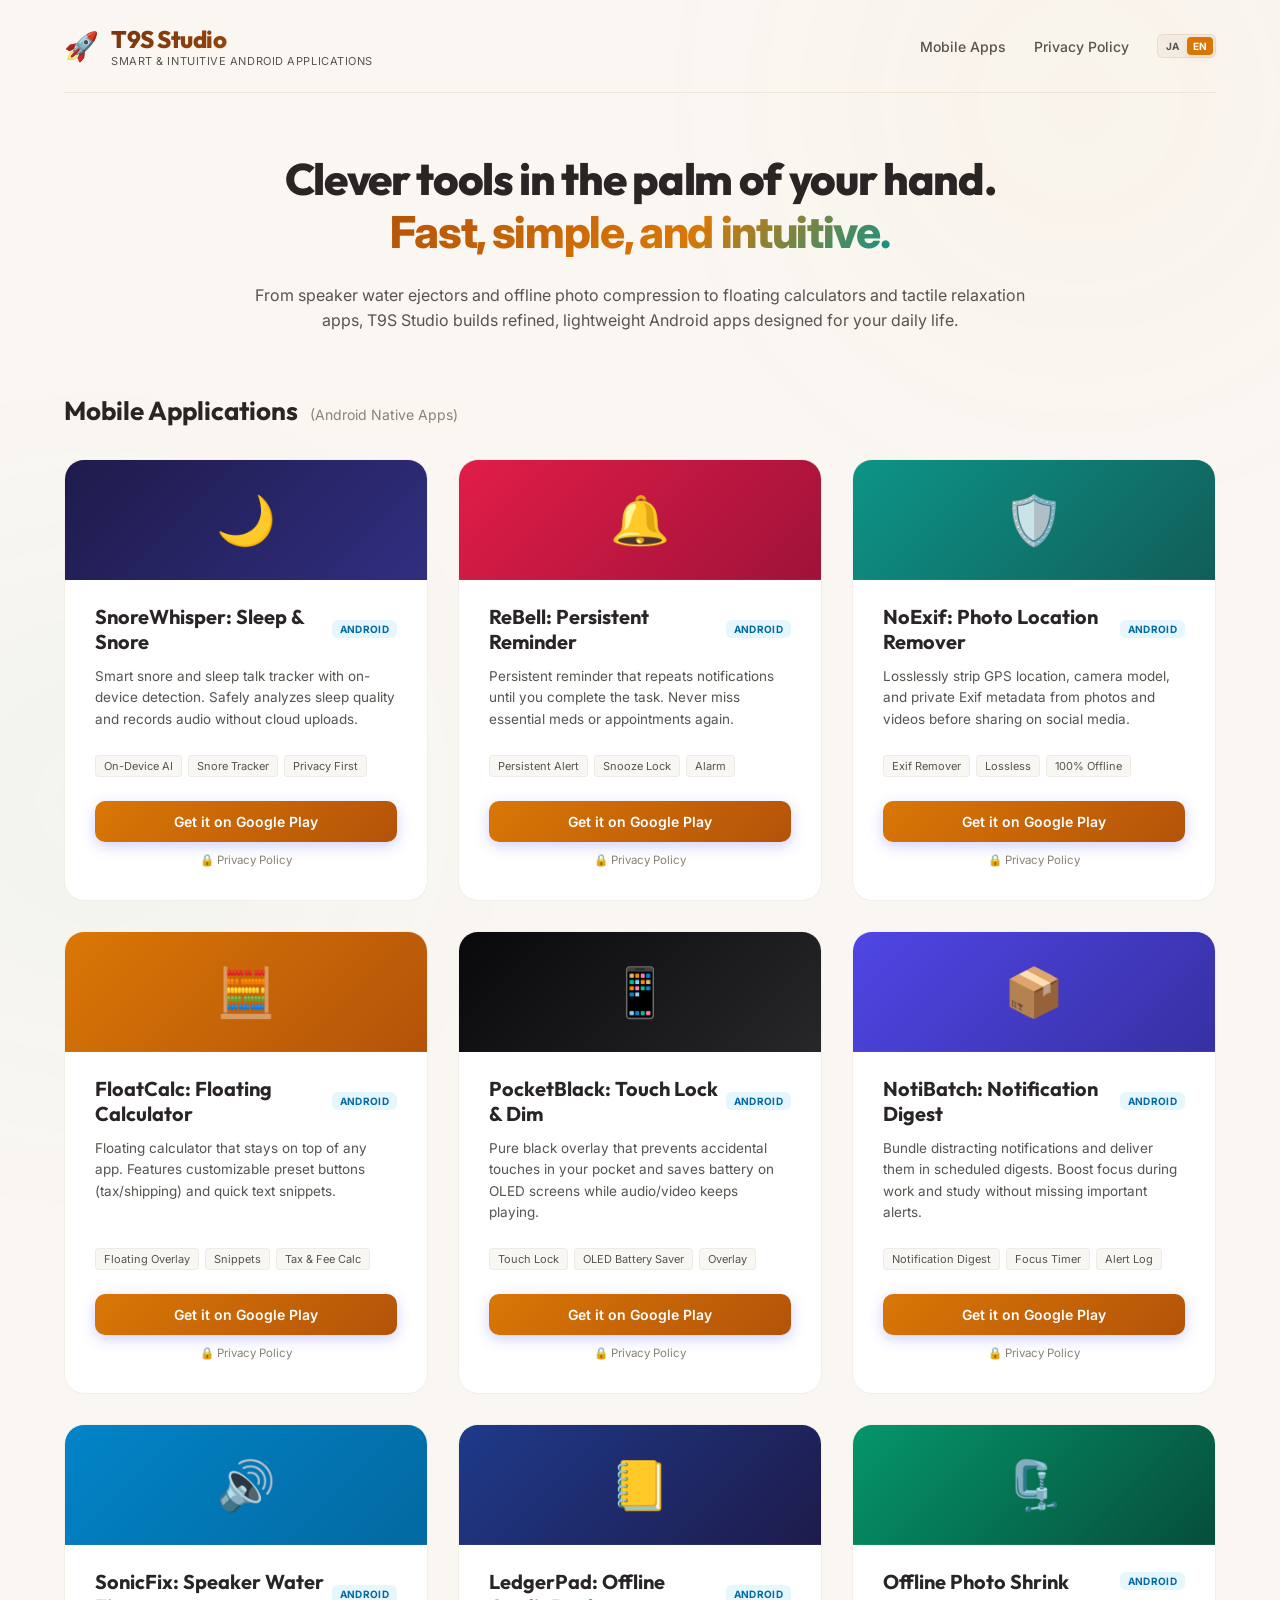
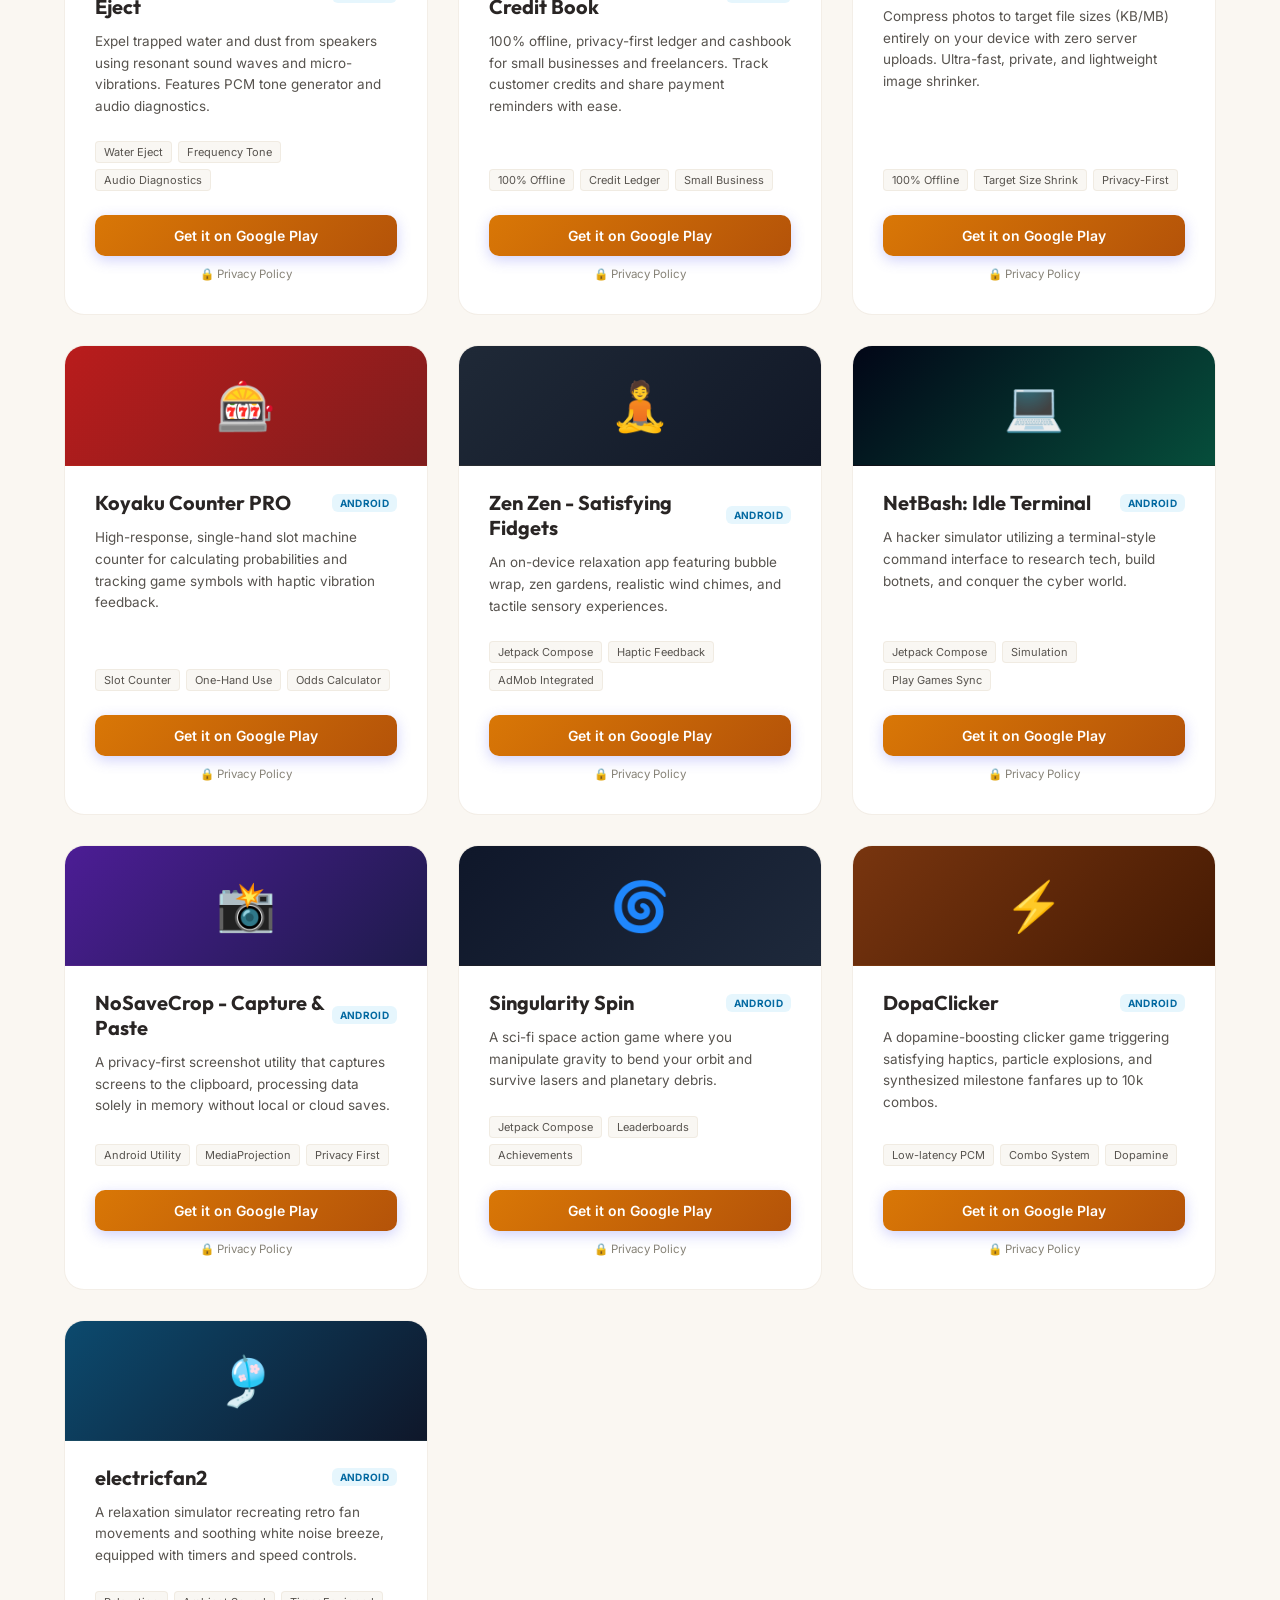
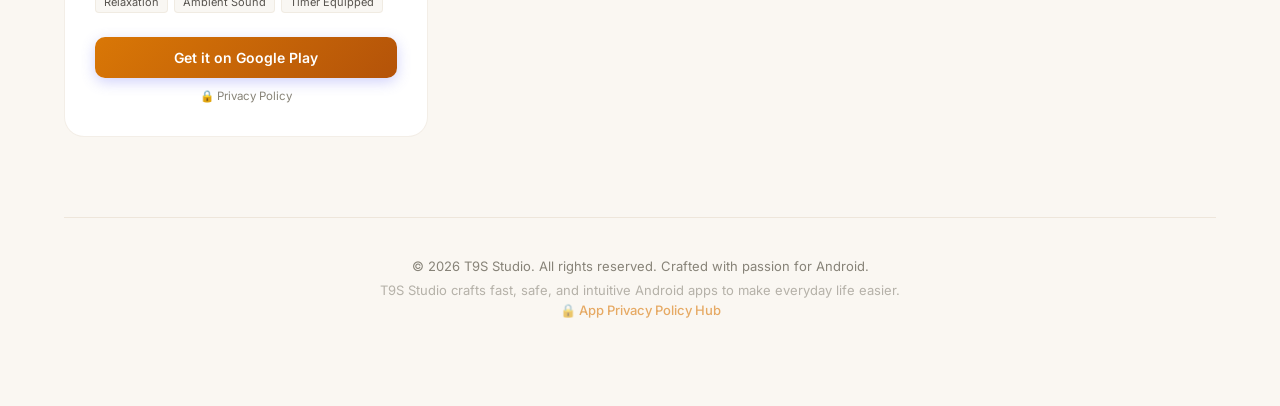
<file: index.html>
<!DOCTYPE html>
<html lang="ja">
<head>
    <meta charset="UTF-8">
    <meta name="viewport" content="width=device-width, initial-scale=1.0">
    <title>T9S Studio - 高機能・プライバシー特化Androidアプリ</title>
    <meta name="description" content="T9S Studioが開発する、プライバシー第一で超高速に動作する高品質Androidネイティブアプリのポートフォリオハブです。">
    <!-- Google Fonts -->
    <link rel="preconnect" href="https://fonts.googleapis.com">
    <link rel="preconnect" href="https://fonts.gstatic.com" crossorigin>
    <link href="https://fonts.googleapis.com/css2?family=Inter:wght@300;400;500;600;700&family=Outfit:wght@400;500;600;700;800&display=swap" rel="stylesheet">
    <link rel="stylesheet" href="style.css?v=1.4">
</head>
<body>
    <!-- 背景アニメーション装飾 -->
    <div class="bg-glow bg-glow-1"></div>
    <div class="bg-glow bg-glow-2"></div>

    <div class="portal-container">
        <!-- ヘッダー -->
        <header class="portal-header">
            <div class="logo-group">
                <span class="portal-logo-icon">🚀</span>
                <div class="portal-logo-text">
                    <h1>T9S Studio</h1>
                    <p data-i18n="portal-subtitle">Smart & Intuitive Android Applications</p>
                </div>
            </div>
            <div class="header-nav">
                <a href="#mobile-apps" class="nav-link" data-i18n="nav-mobile">Mobile Apps</a>
                <a href="https://t9star.github.io/Privacy-Policy/" target="_blank" class="nav-link" data-i18n="nav-privacy">Privacy Policy</a>
                <div class="lang-switcher">
                    <button class="btn-lang" id="btn-lang-ja" onclick="setLanguage('ja')">JA</button>
                    <button class="btn-lang" id="btn-lang-en" onclick="setLanguage('en')">EN</button>
                </div>
            </div>
        </header>

        <!-- ヒーローセクション -->
        <section class="hero-section">
            <h2 class="hero-title" data-i18n-html="hero-title">手のひらに、気の利いたアイデアを。<br><span class="gradient-text">軽快でスマートなAndroidアプリ。</span></h2>
            <p class="hero-subtitle" data-i18n="hero-subtitle">
                音波水抜き、オフライン写真圧縮、浮かぶ電卓、集中タイマーから、五感で楽しむリラクゼーションまで。T9S Studio は、日常の「こんなの欲しかった」を形にするシンプルで洗練されたAndroidアプリをお届けします。
            </p>
        </section>

        <!-- メインセクション：モバイルアプリ -->
        <section class="section-container" id="mobile-apps">
            <h3 class="section-title" data-i18n-html="section-mobile-title">Mobile Applications <span class="section-subtitle">(Androidネイティブアプリ)</span></h3>
            <div class="card-grid">
                <!-- SnoreWhisper -->
                <article class="app-card">
                    <div class="card-image-header" style="background: linear-gradient(135deg, #1e1b4b, #312e81);">
                        <span class="app-logo-large">🌙</span>
                    </div>
                    <div class="card-content">
                        <div class="card-header-row">
                            <h4>SnoreWhisper - 快眠・いびき記録</h4>
                            <span class="badge badge-info">Android</span>
                        </div>
                        <p class="card-desc">睡眠中のいびきや寝言をスマートに自動検知・録音・分析。完全オンデバイス処理でプライバシーを守りながら睡眠の質を可視化。</p>
                        <div class="card-tags">
                            <span class="tag">オンデバイスAI</span>
                            <span class="tag">いびき検知</span>
                            <span class="tag">プライバシー保護</span>
                        </div>
                        <div class="card-actions">
                            <a href="https://play.google.com/store/apps/details?id=jp.tpp.t9s.snorewhisper" target="_blank" class="btn btn-primary btn-block" id="download-snorewhisper-btn">Google Play で入手</a>
                            <a href="https://t9star.github.io/Privacy-Policy/snorewhisper.html" target="_blank" class="card-privacy-link" data-i18n="card-privacy">🔒 プライバシーポリシー</a>
                        </div>
                    </div>
                </article>

                <!-- ReBell -->
                <article class="app-card">
                    <div class="card-image-header" style="background: linear-gradient(135deg, #e11d48, #9f1239);">
                        <span class="app-logo-large">🔔</span>
                    </div>
                    <div class="card-content">
                        <div class="card-header-row">
                            <h4>ReBell: しつこいリマインダー・繰り返し通知</h4>
                            <span class="badge badge-info">Android</span>
                        </div>
                        <p class="card-desc">タスクを完了するまで何度でもしつこく鳴り続ける強力リマインダー。重要な服薬や予定のうっかり忘れを確実に防止。</p>
                        <div class="card-tags">
                            <span class="tag">しつこい通知</span>
                            <span class="tag">忘れ防止</span>
                            <span class="tag">フルスクリーンアラーム</span>
                        </div>
                        <div class="card-actions">
                            <a href="https://play.google.com/store/apps/details?id=jp.tpp.t9s.rebell" target="_blank" class="btn btn-primary btn-block" id="download-rebell-btn">Google Play で入手</a>
                            <a href="https://t9star.github.io/Privacy-Policy/rebell.html" target="_blank" class="card-privacy-link" data-i18n="card-privacy">🔒 プライバシーポリシー</a>
                        </div>
                    </div>
                </article>

                <!-- NoExif -->
                <article class="app-card">
                    <div class="card-image-header" style="background: linear-gradient(135deg, #0d9488, #115e59);">
                        <span class="app-logo-large">🛡️</span>
                    </div>
                    <div class="card-content">
                        <div class="card-header-row">
                            <h4>NoExif: 写真の位置情報・Exif削除</h4>
                            <span class="badge badge-info">Android</span>
                        </div>
                        <p class="card-desc">写真や動画からGPS位置情報や撮影日時、端末情報を無劣化で一括削除。SNS投稿前のプライバシー漏洩を完全ガード。</p>
                        <div class="card-tags">
                            <span class="tag">Exif一括削除</span>
                            <span class="tag">無劣化処理</span>
                            <span class="tag">100% オフライン</span>
                        </div>
                        <div class="card-actions">
                            <a href="https://play.google.com/store/apps/details?id=jp.tpp.t9s.noexif" target="_blank" class="btn btn-primary btn-block" id="download-noexif-btn">Google Play で入手</a>
                            <a href="https://t9star.github.io/Privacy-Policy/noexif.html" target="_blank" class="card-privacy-link" data-i18n="card-privacy">🔒 プライバシーポリシー</a>
                        </div>
                    </div>
                </article>

                <!-- FloatCalc -->
                <article class="app-card">
                    <div class="card-image-header" style="background: linear-gradient(135deg, #d97706, #b45309);">
                        <span class="app-logo-large">🧮</span>
                    </div>
                    <div class="card-content">
                        <div class="card-header-row">
                            <h4>FloatCalc - 浮かぶ電卓 & 定型文</h4>
                            <span class="badge badge-info">Android</span>
                        </div>
                        <p class="card-desc">どのアプリを開いていても画面上に浮かぶフローティング電卓。フリマ計算やよく使う定型文・住所のワンタップコピーも搭載。</p>
                        <div class="card-tags">
                            <span class="tag">画面上常駐</span>
                            <span class="tag">定型文クリップ</span>
                            <span class="tag">税込・手数料計算</span>
                        </div>
                        <div class="card-actions">
                            <a href="https://play.google.com/store/apps/details?id=jp.tpp.t9s.floatcalc" target="_blank" class="btn btn-primary btn-block" id="download-floatcalc-btn">Google Play で入手</a>
                            <a href="https://t9star.github.io/Privacy-Policy/floatcalc.html" target="_blank" class="card-privacy-link" data-i18n="card-privacy">🔒 プライバシーポリシー</a>
                        </div>
                    </div>
                </article>

                <!-- PocketBlack -->
                <article class="app-card">
                    <div class="card-image-header" style="background: linear-gradient(135deg, #09090b, #27272a);">
                        <span class="app-logo-large">📱</span>
                    </div>
                    <div class="card-content">
                        <div class="card-header-row">
                            <h4>PocketBlack: 画面OFF風タッチガード</h4>
                            <span class="badge badge-info">Android</span>
                        </div>
                        <p class="card-desc">動画・音楽の再生中やポケット内で純黒のスクリーンを表示し、有機EL（OLED）のバッテリー節約＆誤タッチを完全ガード。</p>
                        <div class="card-tags">
                            <span class="tag">誤タッチ防止</span>
                            <span class="tag">OLED省電力</span>
                            <span class="tag">バックグラウンド再生</span>
                        </div>
                        <div class="card-actions">
                            <a href="https://play.google.com/store/apps/details?id=jp.tpp.t9s.pocketblack" target="_blank" class="btn btn-primary btn-block" id="download-pocketblack-btn">Google Play で入手</a>
                            <a href="https://t9star.github.io/Privacy-Policy/pocketblack.html" target="_blank" class="card-privacy-link" data-i18n="card-privacy">🔒 プライバシーポリシー</a>
                        </div>
                    </div>
                </article>

                <!-- NotiBatch -->
                <article class="app-card">
                    <div class="card-image-header" style="background: linear-gradient(135deg, #4f46e5, #3730a3);">
                        <span class="app-logo-large">📦</span>
                    </div>
                    <div class="card-content">
                        <div class="card-header-row">
                            <h4>NotiBatch: 通知まとめ・集中タイマー</h4>
                            <span class="badge badge-info">Android</span>
                        </div>
                        <p class="card-desc">頻繁に届くアプリ通知を一時保留し、指定した時間にまとめてダイジェスト配信。作業や勉強の集中力を途切れさせない。</p>
                        <div class="card-tags">
                            <span class="tag">通知ダイジェスト</span>
                            <span class="tag">ポモドーロ集中</span>
                            <span class="tag">通知履歴</span>
                        </div>
                        <div class="card-actions">
                            <a href="https://play.google.com/store/apps/details?id=jp.tpp.t9s.notibatch" target="_blank" class="btn btn-primary btn-block" id="download-notibatch-btn">Google Play で入手</a>
                            <a href="https://t9star.github.io/Privacy-Policy/notibatch.html" target="_blank" class="card-privacy-link" data-i18n="card-privacy">🔒 プライバシーポリシー</a>
                        </div>
                    </div>
                </article>

                <!-- SonicFix -->
                <article class="app-card">
                    <div class="card-image-header" style="background: linear-gradient(135deg, #0284c7, #0369a1);">
                        <span class="app-logo-large">🔊</span>
                    </div>
                    <div class="card-content">
                        <div class="card-header-row">
                            <h4>SonicFix: 水抜き・音波掃除</h4>
                            <span class="badge badge-info">Android</span>
                        </div>
                        <p class="card-desc">スピーカーに入り込んだ水滴やホコリを共振音波と超音波微振動で安全に弾き飛ばす排水アプリ。PCM周波数トーン生成や音響診断機能も搭載。</p>
                        <div class="card-tags">
                            <span class="tag">音波水抜き</span>
                            <span class="tag">周波数ジェネレータ</span>
                            <span class="tag">オーディオ診断</span>
                        </div>
                        <div class="card-actions">
                            <a href="https://play.google.com/store/apps/details?id=jp.tpp.t9s.sonicfix" target="_blank" class="btn btn-primary btn-block" id="download-sonicfix-btn">Google Play で入手</a>
                            <a href="https://t9star.github.io/Privacy-Policy/sonicfix.html" target="_blank" class="card-privacy-link" data-i18n="card-privacy">🔒 プライバシーポリシー</a>
                        </div>
                    </div>
                </article>

                <!-- LedgerPad -->
                <article class="app-card">
                    <div class="card-image-header" style="background: linear-gradient(135deg, #1e3a8a, #1e1b4b);">
                        <span class="app-logo-large">📒</span>
                    </div>
                    <div class="card-content">
                        <div class="card-header-row">
                            <h4>ツケ帳・売掛金ノート - LedgerPad</h4>
                            <span class="badge badge-info">Android</span>
                        </div>
                        <p class="card-desc">クラウド不要・100%端末内で安全に完結する個人事業主・スモールビジネス向けツケ・売掛金・現金出納帳管理ノート。期日リマインダー共有にも対応。</p>
                        <div class="card-tags">
                            <span class="tag">100% オフライン</span>
                            <span class="tag">売掛金・ツケ帳</span>
                            <span class="tag">スモールビジネス</span>
                        </div>
                        <div class="card-actions">
                            <a href="https://play.google.com/store/apps/details?id=jp.tpp.t9s.ledgerpad" target="_blank" class="btn btn-primary btn-block" id="download-ledgerpad-btn">Google Play で入手</a>
                            <a href="https://t9star.github.io/Privacy-Policy/ledgerpad.html" target="_blank" class="card-privacy-link" data-i18n="card-privacy">🔒 プライバシーポリシー</a>
                        </div>
                    </div>
                </article>

                <!-- Offline Photo Shrink -->
                <article class="app-card">
                    <div class="card-image-header" style="background: linear-gradient(135deg, #059669, #064e3b);">
                        <span class="app-logo-large">🗜️</span>
                    </div>
                    <div class="card-content">
                        <div class="card-header-row">
                            <h4>Offline Photo Shrink</h4>
                            <span class="badge badge-info">Android</span>
                        </div>
                        <p class="card-desc">サーバーへの画像送信ゼロ。端末内のローカル処理だけで写真や画像を目標ファイルサイズ（KB/MB）へ超高速に圧縮できる軽量画像リデューサー。</p>
                        <div class="card-tags">
                            <span class="tag">完全オフライン</span>
                            <span class="tag">サイズ指定圧縮</span>
                            <span class="tag">プライバシー第一</span>
                        </div>
                        <div class="card-actions">
                            <a href="https://play.google.com/store/apps/details?id=jp.tpp.t9s.photoshrink" target="_blank" class="btn btn-primary btn-block" id="download-photoshrink-btn">Google Play で入手</a>
                            <a href="https://t9star.github.io/Privacy-Policy/photoshrink.html" target="_blank" class="card-privacy-link" data-i18n="card-privacy">🔒 プライバシーポリシー</a>
                        </div>
                    </div>
                </article>

                <!-- 小役カウンターPRO -->
                <article class="app-card">
                    <div class="card-image-header" style="background: linear-gradient(135deg, #b91c1c, #7f1d1d);">
                        <span class="app-logo-large">🎰</span>
                    </div>
                    <div class="card-content">
                        <div class="card-header-row">
                            <h4>小役カウンターPRO</h4>
                            <span class="badge badge-info">Android</span>
                        </div>
                        <p class="card-desc">パチスロの設定推測や子役カウントを片手で快適に行えるシンプル＆高レスポンスなカウンター。バイブレーション通知や出現率の自動計算に対応。</p>
                        <div class="card-tags">
                            <span class="tag">設定判別</span>
                            <span class="tag">片手操作</span>
                            <span class="tag">確率自動計算</span>
                        </div>
                        <div class="card-actions">
                            <a href="https://play.google.com/store/apps/details?id=jp.app.t9s.koyaku" target="_blank" class="btn btn-primary btn-block" id="download-koyaku-btn">Google Play で入手</a>
                            <a href="https://t9star.github.io/Privacy-Policy/koyaku-counter.html" target="_blank" class="card-privacy-link" data-i18n="card-privacy">🔒 プライバシーポリシー</a>
                        </div>
                    </div>
                </article>

                <!-- 禅禅 (Zen Zen) -->
                <article class="app-card">
                    <div class="card-image-header" style="background: linear-gradient(135deg, #1f2937, #111827);">
                        <span class="app-logo-large">🧘</span>
                    </div>
                    <div class="card-content">
                        <div class="card-header-row">
                            <h4>禅禅 (Zen Zen)</h4>
                            <span class="badge badge-info">Android</span>
                        </div>
                        <p class="card-desc">泡プチプチ、枯山水シミュレーション、リアルな風とチャイムなど、五感で楽しむオンデバイス完結型リラクゼーションアプリ。</p>
                        <div class="card-tags">
                            <span class="tag">Jetpack Compose</span>
                            <span class="tag">触覚フィードバック</span>
                            <span class="tag">AdMob搭載</span>
                        </div>
                        <div class="card-actions">
                            <a href="https://play.google.com/store/apps/details?id=jp.app.t9s.zenzen" target="_blank" class="btn btn-primary btn-block" id="download-zen-btn">Google Play で入手</a>
                            <a href="https://t9star.github.io/Privacy-Policy/zenzen.html" target="_blank" class="card-privacy-link" data-i18n="card-privacy">🔒 プライバシーポリシー</a>
                        </div>
                    </div>
                </article>

                <!-- NetBash (HackerOS) -->
                <article class="app-card">
                    <div class="card-image-header" style="background: linear-gradient(135deg, #020617, #064e3b);">
                        <span class="app-logo-large">💻</span>
                    </div>
                    <div class="card-content">
                        <div class="card-header-row">
                            <h4>NetBash (HackerOS)</h4>
                            <span class="badge badge-info">Android</span>
                        </div>
                        <p class="card-desc">ターミナル風インターフェースでコード入力やコマンドを駆使し、テクノロジー研究やボットネット構築を行って世界を支配するハッカーシミュレーター。</p>
                        <div class="card-tags">
                            <span class="tag">Jetpack Compose</span>
                            <span class="tag">シミュレーション</span>
                            <span class="tag">Play Games Sync</span>
                        </div>
                        <div class="card-actions">
                            <a href="https://play.google.com/store/apps/details?id=jp.app.t9s.netbash" target="_blank" class="btn btn-primary btn-block" id="download-netbash-btn">Google Play で入手</a>
                            <a href="https://t9star.github.io/Privacy-Policy/netbash.html" target="_blank" class="card-privacy-link" data-i18n="card-privacy">🔒 プライバシーポリシー</a>
                        </div>
                    </div>
                </article>

                <!-- NoSaveCrop -->
                <article class="app-card">
                    <div class="card-image-header" style="background: linear-gradient(135deg, #4c1d95, #1e1b4b);">
                        <span class="app-logo-large">📸</span>
                    </div>
                    <div class="card-content">
                        <div class="card-header-row">
                            <h4>NoSaveCrop</h4>
                            <span class="badge badge-info">Android</span>
                        </div>
                        <p class="card-desc">画面をワンタップでキャプチャし、クリップボードに即時保存。メモリ上でのみ処理し、端末内やサーバーに一切画像を保存しないプライバシー特化スクリーンショットツール。</p>
                        <div class="card-tags">
                            <span class="tag">Android Utility</span>
                            <span class="tag">MediaProjection</span>
                            <span class="tag">プライバシー保護</span>
                        </div>
                        <div class="card-actions">
                            <a href="https://play.google.com/store/apps/details?id=jp.app.t9s.nosavecrop" target="_blank" class="btn btn-primary btn-block" id="download-nosavecrop-btn">Google Play で入手</a>
                            <a href="https://t9star.github.io/Privacy-Policy/nosavecrop.html" target="_blank" class="card-privacy-link" data-i18n="card-privacy">🔒 プライバシーポリシー</a>
                        </div>
                    </div>
                </article>

                <!-- Singularity Spin -->
                <article class="app-card">
                    <div class="card-image-header" style="background: linear-gradient(135deg, #0f172a, #1e293b);">
                        <span class="app-logo-large">🌀</span>
                    </div>
                    <div class="card-content">
                        <div class="card-header-row">
                            <h4>Singularity Spin</h4>
                            <span class="badge badge-info">Android</span>
                        </div>
                        <p class="card-desc">重力を操り、自機の軌道を曲げて危険な障害物やレーザーを避けるSF/宇宙テーマの反射神経サバイバルアクションゲーム。</p>
                        <div class="card-tags">
                            <span class="tag">Jetpack Compose</span>
                            <span class="tag">ワールドランキング</span>
                            <span class="tag">実績解除</span>
                        </div>
                        <div class="card-actions">
                            <a href="https://play.google.com/store/apps/details?id=jp.tpp.t9s.singularityspin" target="_blank" class="btn btn-primary btn-block" id="download-singularityspin-btn">Google Play で入手</a>
                            <a href="https://t9star.github.io/Privacy-Policy/singularity-spin.html" target="_blank" class="card-privacy-link" data-i18n="card-privacy">🔒 プライバシーポリシー</a>
                        </div>
                    </div>
                </article>

                <!-- DopaClicker -->
                <article class="app-card">
                    <div class="card-image-header" style="background: linear-gradient(135deg, #78350f, #451a03);">
                        <span class="app-logo-large">⚡</span>
                    </div>
                    <div class="card-content">
                        <div class="card-header-row">
                            <h4>DopaClicker</h4>
                            <span class="badge badge-info">Android</span>
                        </div>
                        <p class="card-desc">画面をタップするたびに極上の快音と美しいパーティクルが炸裂。10〜10000コンボで特別なファンファーレが脳裏に響く、ドパミン全開 of 爽快クリッカーゲーム。</p>
                        <div class="card-tags">
                            <span class="tag">低遅延PCM合成</span>
                            <span class="tag">コンボシステム</span>
                            <span class="tag">快感特化</span>
                        </div>
                        <div class="card-actions">
                            <a href="https://play.google.com/store/apps/details?id=jp.app.t9s.dopaclicker" target="_blank" class="btn btn-primary btn-block" id="download-dopaclicker-btn">Google Play で入手</a>
                            <a href="https://t9star.github.io/Privacy-Policy/dopaclicker.html" target="_blank" class="card-privacy-link" data-i18n="card-privacy">🔒 プライバシーポリシー</a>
                        </div>
                    </div>
                </article>

                <!-- electricfan2 -->
                <article class="app-card">
                    <div class="card-image-header" style="background: linear-gradient(135deg, #0c4a6e, #0f172a);">
                        <span class="app-logo-large">🎐</span>
                    </div>
                    <div class="card-content">
                        <div class="card-header-row">
                            <h4>electricfan2</h4>
                            <span class="badge badge-info">Android</span>
                        </div>
                        <p class="card-desc">レトロでリアルな電気扇風機の動作や、心地よい風の音（ホワイトノイズ）を楽しめるリラクゼーション・シミュレーター。タイマー機能や風量調整を搭載。</p>
                        <div class="card-tags">
                            <span class="tag">リラクゼーション</span>
                            <span class="tag">環境音シミュレータ</span>
                            <span class="tag">タイマー搭載</span>
                        </div>
                        <div class="card-actions">
                            <a href="https://play.google.com/store/apps/details?id=jp.app.t9star.electricfan2" target="_blank" class="btn btn-primary btn-block" id="download-electricfan2-btn">Google Play で入手</a>
                            <a href="https://t9star.github.io/Privacy-Policy/electricfan2.html" target="_blank" class="card-privacy-link" data-i18n="card-privacy">🔒 プライバシーポリシー</a>
                        </div>
                    </div>
                </article>
            </div>
        </section>

        <!-- フッター -->
        <footer class="portal-footer">
            <p data-i18n-html="footer-text">&copy; 2026 T9S Studio. All rights reserved. Crafted with passion for Android.</p>
            <p class="footer-privacy">
                <span data-i18n="footer-privacy">T9S Studio は、日常を快適にする軽量・安全・シンプルなAndroidアプリをお届けしています。</span>
                <br>
                <a href="https://t9star.github.io/Privacy-Policy/" target="_blank" class="footer-policy-link" data-i18n="footer-privacy-hub">🔒 アプリのプライバシーポリシー一覧（Policy Hub）</a>
            </p>
        </footer>
    </div>
    <script src="app.js?v=1.5" defer></script>
</body>
</html>
</file>
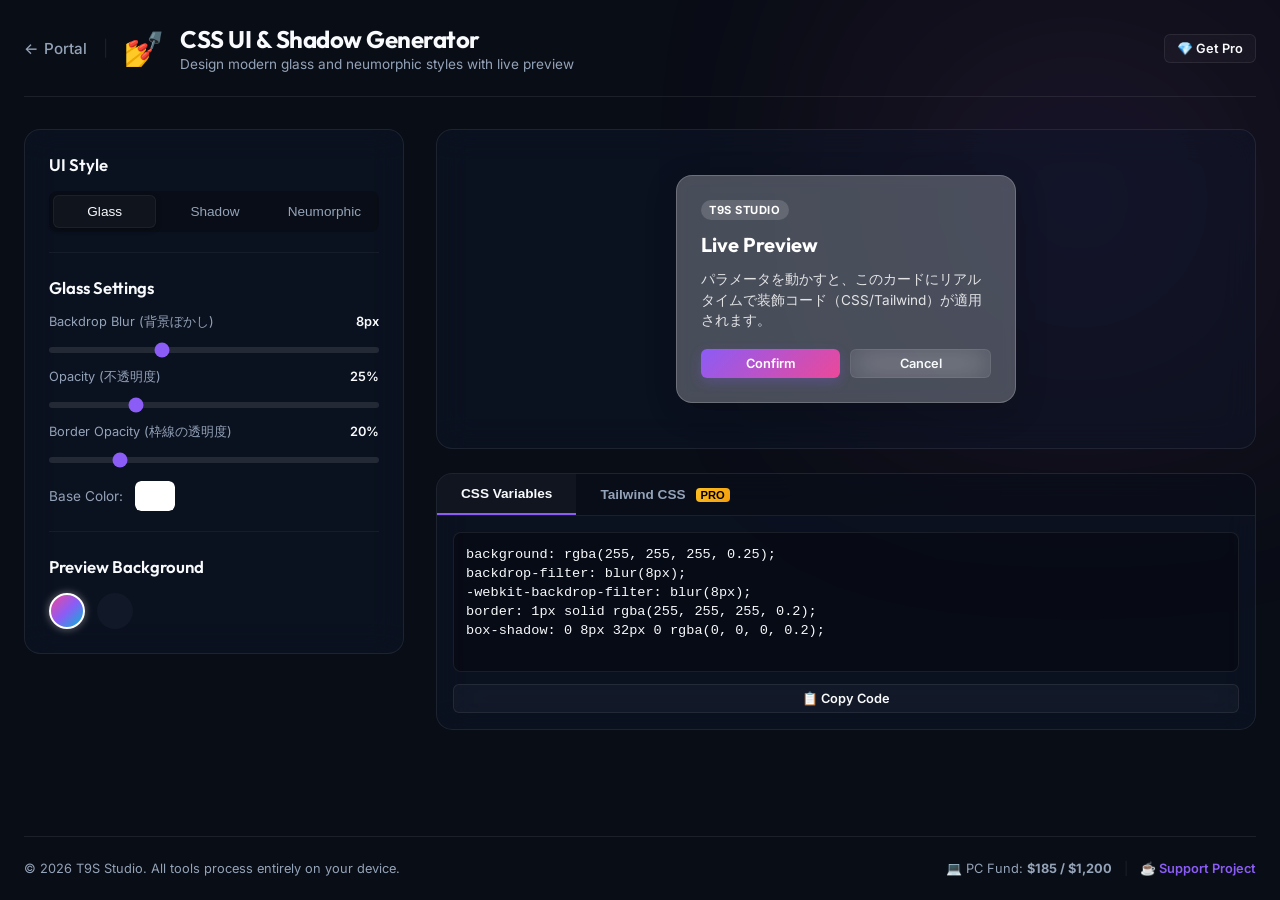
<file: css-generator/index.html>
<!DOCTYPE html>
<html lang="ja">
<head>
    <meta charset="UTF-8">
    <meta name="viewport" content="width=device-width, initial-scale=1.0">
    <title>CSS Glassmorphism & Shadow UI Generator - T9S Studio</title>
    <meta name="description" content="グラスモーフィズム、多重シャドウ、ニューモーフィズムなどの美麗なCSSおよびTailwind CSSコードを、プレビューを見ながら直感的に自動生成するデザインユーティリティです。">
    <!-- Google Fonts -->
    <link rel="preconnect" href="https://fonts.googleapis.com">
    <link rel="preconnect" href="https://fonts.gstatic.com" crossorigin>
    <link href="https://fonts.googleapis.com/css2?family=Inter:wght@300;400;500;600;700&family=Outfit:wght@400;500;600;700;800&display=swap" rel="stylesheet">
    <link rel="stylesheet" href="style.css">
</head>
<body>
    <div class="bg-glow"></div>

    <div class="app-container">
        <!-- ヘッダー -->
        <header class="app-header">
            <div class="header-left">
                <a href="../index.html" class="back-link">
                    <span class="icon">←</span> Portal
                </a>
                <span class="divider">|</span>
                <span class="logo-icon">💅</span>
                <div class="title-group">
                    <h1>CSS UI & Shadow Generator</h1>
                    <p>Design modern glass and neumorphic styles with live preview</p>
                </div>
            </div>
            <div class="header-right">
                <button class="btn btn-secondary btn-sm" id="pro-status-btn">💎 Get Pro</button>
            </div>
        </header>

        <!-- メインエリア -->
        <main class="app-main">
            <!-- コントロールパネル (左側) -->
            <section class="control-panel">
                <!-- スタイルタイプ -->
                <div class="control-group">
                    <h3>UI Style</h3>
                    <div class="tabs" id="style-tabs">
                        <button class="tab-btn active" data-style="glass">Glass</button>
                        <button class="tab-btn" data-style="shadow">Shadow</button>
                        <button class="tab-btn" data-style="neumorphic">Neumorphic</button>
                    </div>
                </div>

                <!-- Glassmorphismパラメータ -->
                <div class="control-group" id="params-glass">
                    <h3>Glass Settings</h3>
                    <div class="slider-field">
                        <div class="slider-label">
                            <span>Backdrop Blur (背景ぼかし)</span>
                            <span class="val" id="val-glass-blur">8px</span>
                        </div>
                        <input type="range" id="param-glass-blur" min="0" max="24" value="8" step="1">
                    </div>
                    <div class="slider-field">
                        <div class="slider-label">
                            <span>Opacity (不透明度)</span>
                            <span class="val" id="val-glass-opacity">25%</span>
                        </div>
                        <input type="range" id="param-glass-opacity" min="0" max="100" value="25" step="5">
                    </div>
                    <div class="slider-field">
                        <div class="slider-label">
                            <span>Border Opacity (枠線の透明度)</span>
                            <span class="val" id="val-glass-border">20%</span>
                        </div>
                        <input type="range" id="param-glass-border" min="0" max="100" value="20" step="5">
                    </div>
                    <div class="color-picker-field" style="margin-top: 14px;">
                        <label for="color-glass-bg">Base Color:</label>
                        <input type="color" id="color-glass-bg" value="#ffffff">
                    </div>
                </div>

                <!-- Multi-Shadowパラメータ -->
                <div class="control-group hidden" id="params-shadow">
                    <h3>Multi-Shadow Settings</h3>
                    <div class="slider-field">
                        <div class="slider-label">
                            <span>Shadow Layers (重なり数)</span>
                            <span class="val" id="val-shadow-layers">3</span>
                        </div>
                        <input type="range" id="param-shadow-layers" min="1" max="6" value="3" step="1">
                    </div>
                    <div class="slider-field">
                        <div class="slider-label">
                            <span>Blur Radius (ぼかしの半径)</span>
                            <span class="val" id="val-shadow-blur">20px</span>
                        </div>
                        <input type="range" id="param-shadow-blur" min="0" max="100" value="20" step="5">
                    </div>
                    <div class="slider-field">
                        <div class="slider-label">
                            <span>Spread (影の広がり)</span>
                            <span class="val" id="val-shadow-spread">0px</span>
                        </div>
                        <input type="range" id="param-shadow-spread" min="-20" max="30" value="0" step="1">
                    </div>
                    <div class="color-picker-field" style="margin-top: 14px;">
                        <label for="color-shadow-base">Shadow Color:</label>
                        <input type="color" id="color-shadow-base" value="#8b5cf6">
                    </div>
                </div>

                <!-- Neumorphismパラメータ -->
                <div class="control-group hidden" id="params-neumorphic">
                    <h3>Neumorphic Settings</h3>
                    <div class="color-picker-field" style="margin-bottom: 14px;">
                        <label for="color-neu-base">Base Color (背景色と同調):</label>
                        <input type="color" id="color-neu-base" value="#e0e0e0">
                    </div>
                    <div class="slider-field">
                        <div class="slider-label">
                            <span>Size (距離)</span>
                            <span class="val" id="val-neu-size">20px</span>
                        </div>
                        <input type="range" id="param-neu-size" min="5" max="60" value="20" step="1">
                    </div>
                    <div class="slider-field">
                        <div class="slider-label">
                            <span>Blur (ぼかし)</span>
                            <span class="val" id="val-neu-blur">40px</span>
                        </div>
                        <input type="range" id="param-neu-blur" min="5" max="100" value="40" step="5">
                    </div>

                    <!-- Pro機能：光源と形状 -->
                    <div class="select-field">
                        <label for="param-neu-shape">Shape (形状) <span class="badge-pro">Pro</span></label>
                        <select id="param-neu-shape" disabled>
                            <option value="flat" selected>Flat (フラット)</option>
                            <option value="concave">Concave (内側凹み)</option>
                            <option value="convex">Convex (外側膨らみ)</option>
                        </select>
                    </div>
                    <div class="slider-field">
                        <div class="slider-label">
                            <span>Light Angle (光源角度) <span class="badge-pro">Pro</span></span>
                            <span class="val" id="val-neu-angle">135° (左上)</span>
                        </div>
                        <input type="range" id="param-neu-angle" min="0" max="360" value="135" step="15" disabled>
                    </div>
                </div>

                <!-- 背景変更 -->
                <div class="control-group">
                    <h3>Preview Background</h3>
                    <div class="bg-selector" id="bg-selector">
                        <div class="bg-option active" data-bg="gradient-mesh" style="background: linear-gradient(135deg, #ec4899, #8b5cf6, #06b6d4);"></div>
                        <div class="bg-option" data-bg="dots" style="background: #111827;"></div>
                        <div class="bg-option" data-bg="image" style="background-image: url('https://images.unsplash.com/photo-1618005182384-a83a8bd57fbe?w=200&auto=format&fit=crop&q=60'); background-size: cover;"></div>
                        <div class="bg-option" data-bg="neu-solid" id="bg-option-neu" style="background: #e0e0e0; display: none;"></div>
                    </div>
                </div>
            </section>

            <!-- プレビュー＆出力 (右側) -->
            <section class="preview-panel">
                <!-- ライブプレビューカード -->
                <div class="preview-card-wrap">
                    <div class="preview-card-bg" id="preview-stage">
                        <!-- ここにスタイルを適用するデモコンポーネントが置かれます -->
                        <div class="demo-card" id="demo-box">
                            <span class="demo-badge">T9S STUDIO</span>
                            <h4 id="demo-title">Live Preview</h4>
                            <p id="demo-text">パラメータを動かすと、このカードにリアルタイムで装飾コード（CSS/Tailwind）が適用されます。</p>
                            <div class="demo-buttons">
                                <button class="btn btn-primary btn-sm" id="demo-btn-1">Confirm</button>
                                <button class="btn btn-secondary btn-sm" id="demo-btn-2">Cancel</button>
                            </div>
                        </div>
                        
                        <!-- Pro限定：マルチカードテンプレート -->
                        <div class="template-layout hidden" id="pro-template-layout">
                            <div class="template-sidebar" id="demo-sidebar">
                                <span class="sidebar-item active">🏠 Home</span>
                                <span class="sidebar-item">📊 Reports</span>
                                <span class="sidebar-item">⚙️ Settings</span>
                            </div>
                            <div class="template-main">
                                <div class="widget-grid">
                                    <div class="widget" id="demo-widget-1">
                                        <h5>Users</h5>
                                        <p>+15% this week</p>
                                    </div>
                                    <div class="widget" id="demo-widget-2">
                                        <h5>Income</h5>
                                        <p>$4,250 raised</p>
                                    </div>
                                </div>
                            </div>
                        </div>
                    </div>
                </div>

                <!-- コード出力エリア -->
                <div class="code-output-card">
                    <div class="code-tabs">
                        <button class="code-tab active" data-lang="css">CSS Variables</button>
                        <button class="code-tab" data-lang="tailwind">Tailwind CSS <span class="badge-pro" id="tab-tw-badge">Pro</span></button>
                    </div>
                    <div class="code-body">
                        <textarea id="code-textarea" readonly></textarea>
                        <button class="btn btn-secondary btn-sm" id="btn-copy-code">📋 Copy Code</button>
                    </div>
                </div>
            </section>
        </main>

        <!-- フッター -->
        <footer class="app-footer">
            <p>© 2026 T9S Studio. All tools process entirely on your device.</p>
            <div class="footer-fund-info">
                <span>💻 PC Fund: <strong>$185 / $1,200</strong></span>
                <span class="divider">|</span>
                <a href="#support" id="footer-support-link">☕ Support Project</a>
            </div>
        </footer>
    </div>

    <!-- Proアンロックモーダル -->
    <div class="modal" id="pro-modal">
        <div class="modal-content">
            <div class="modal-header">
                <h2>💎 Pro Features Unlock</h2>
                <button class="close-btn" id="close-modal-btn">&times;</button>
            </div>
            <div class="modal-body">
                <p>
                    <strong>「Tailwind CSSコード出力」</strong>や<strong>「プロ用レイアウトテンプレート（ダッシュボード等）」</strong>などの高度なプロ機能は、Pro版限定となっています。
                </p>
                <div class="modal-fund-box">
                    <h4>新しい開発PC基金へのご協力をお願いします</h4>
                    <p>
                        現在、開発者はオンデバイスAI開発などのため、新しいPCの購入資金を募っています。Buy Me a Coffee 等で <strong>$3 以上</strong> の支援を行っていただくか、プロジェクトを応援してアンロックキーを入手してください！
                    </p>
                    <div class="modal-action-links">
                        <a href="https://www.buymeacoffee.com/" target="_blank" class="btn btn-primary btn-sm">☕ Buy Me a Coffee ($3~)</a>
                    </div>
                </div>
                <div class="unlock-form">
                    <label for="pro-key-input">アンロックキーを入力してください (例: 支援メッセージ等で提供されたキー)</label>
                    <div class="input-group">
                        <input type="text" id="pro-key-input" placeholder="T9S-XXXX-XXXX">
                        <button class="btn btn-secondary" id="btn-submit-key">Apply Key</button>
                    </div>
                    <p class="error-msg hidden" id="key-error-msg">無効なキーです。もう一度お確かめください。</p>
                </div>
            </div>
        </div>
    </div>

    <!-- トースト通知 -->
    <div class="toast hidden" id="toast-notification"></div>
    <script src="app.js"></script>
</body>
</html>
</file>
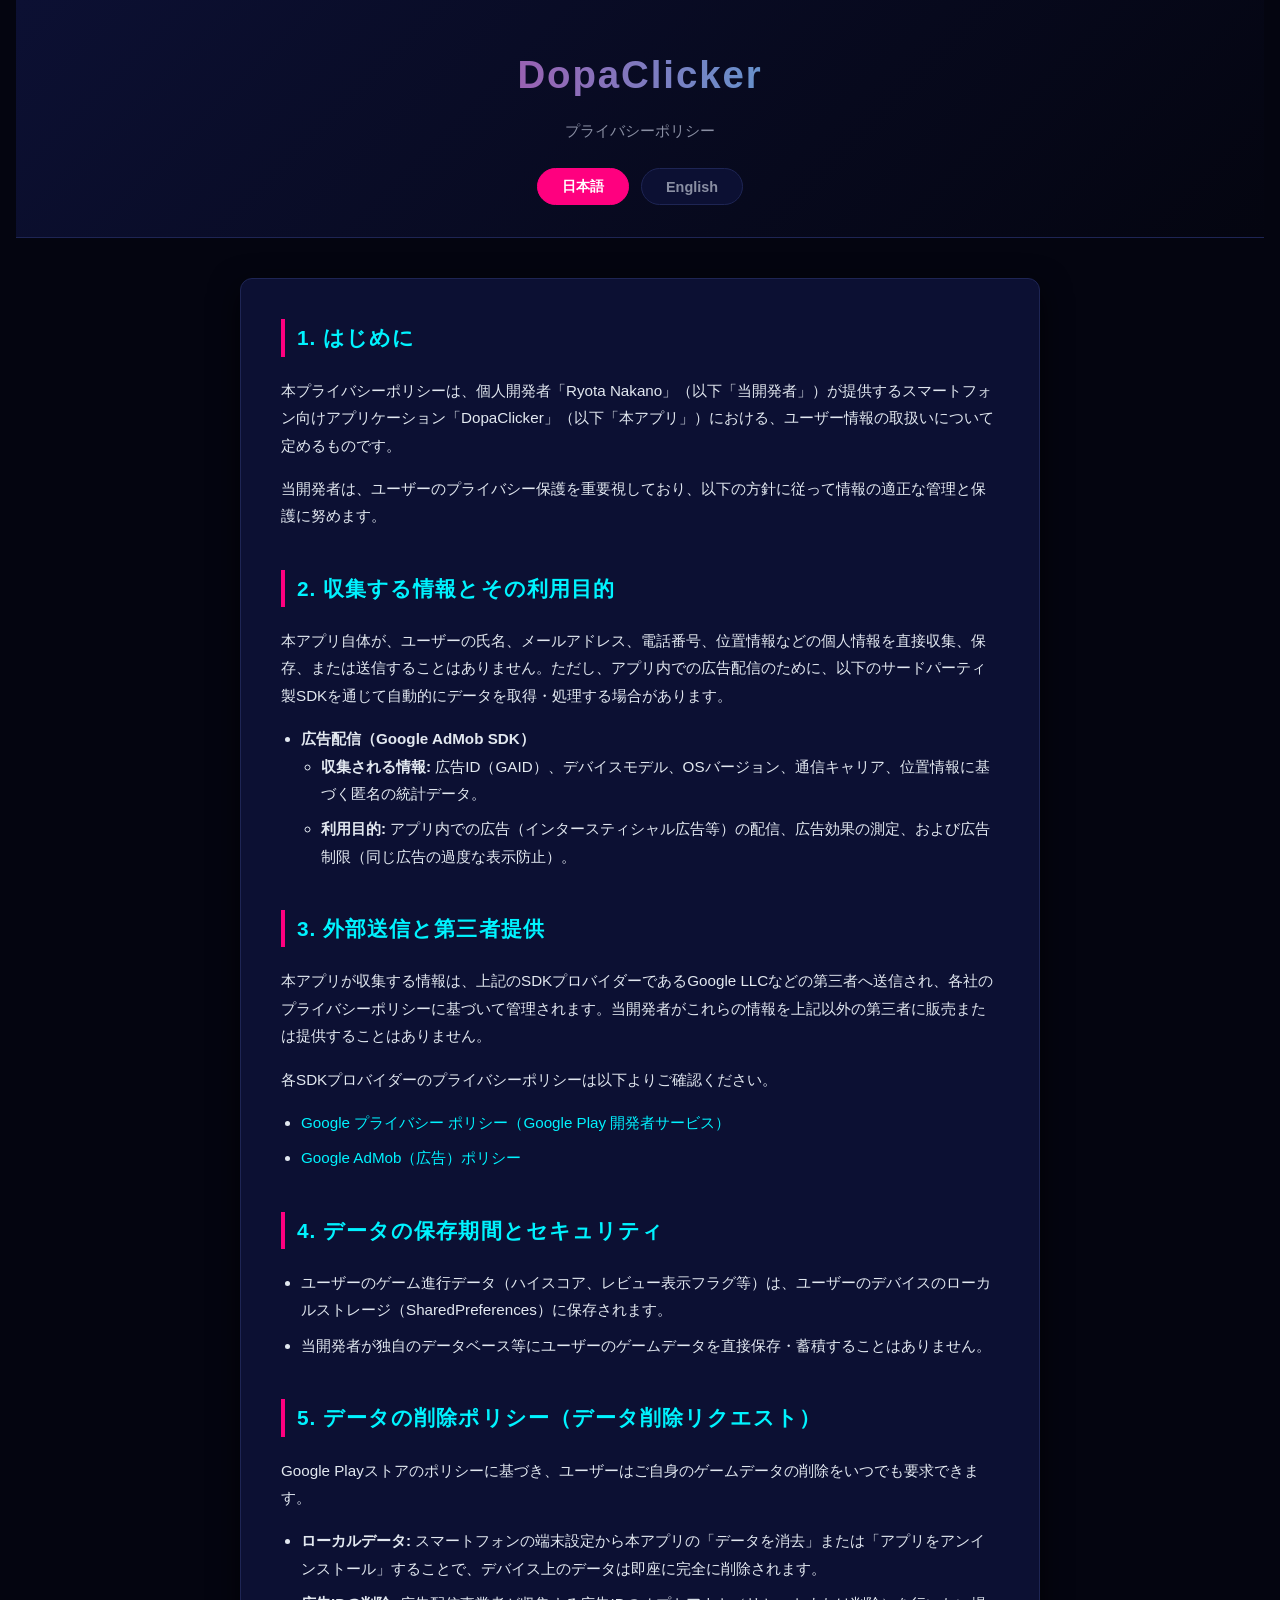
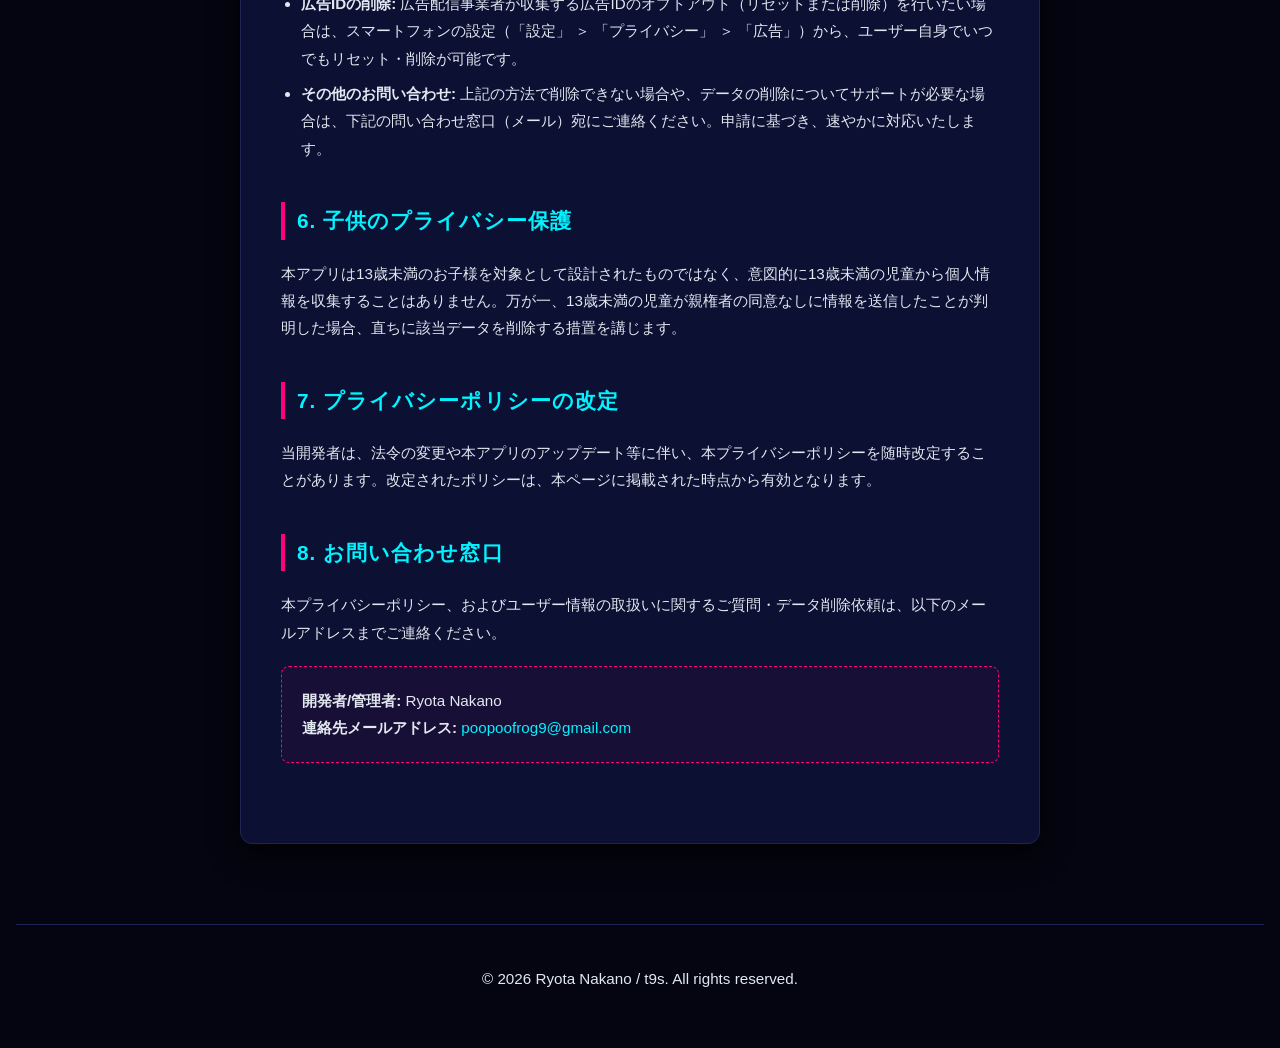
<file: dopaclicker-privacy/index.html>
<!DOCTYPE html>
<html lang="ja">
<head>
  <meta charset="UTF-8" />
  <meta name="viewport" content="width=device-width, initial-scale=1.0" />
  <title>プライバシーポリシー | DopaClicker</title>
  <style>
    :root {
      --bg: #040510;
      --surface: #0c1033;
      --border: #1e2554;
      --text: #e2e8f0;
      --muted: #8a8fa3;
      --accent: #ff007f;
      --accent-hover: #e60072;
      --accent2: #00f3ff;
    }
    * { box-sizing: border-box; margin: 0; padding: 0; }
    body {
      background: var(--bg);
      color: var(--text);
      font-family: 'Segoe UI', -apple-system, BlinkMacSystemFont, 'Hiragino Sans', 'Noto Sans JP', sans-serif;
      line-height: 1.8;
      padding: 0 16px;
    }
    header {
      background: linear-gradient(135deg, #0c1033, #040510);
      border-bottom: 1px solid var(--border);
      padding: 40px 0 32px;
      text-align: center;
    }
    header .logo {
      font-size: 2.4rem;
      font-weight: 900;
      background: linear-gradient(90deg, var(--accent), var(--accent2));
      -webkit-background-clip: text;
      -webkit-text-fill-color: transparent;
      background-clip: text;
      letter-spacing: 0.05em;
    }
    header p {
      color: var(--muted);
      font-size: 0.95rem;
      margin-top: 8px;
    }
    .lang-toggle {
      display: flex;
      justify-content: center;
      gap: 12px;
      margin: 24px auto 0;
    }
    .lang-btn {
      background: var(--surface);
      border: 1px solid var(--border);
      color: var(--muted);
      border-radius: 20px;
      padding: 8px 24px;
      cursor: pointer;
      font-size: 0.9rem;
      transition: all 0.2s ease;
      font-weight: 600;
    }
    .lang-btn.active {
      background: var(--accent);
      border-color: var(--accent);
      color: #ffffff;
    }
    main {
      max-width: 800px;
      margin: 40px auto 80px;
      background: var(--surface);
      padding: 40px;
      border-radius: 12px;
      border: 1px solid var(--border);
      box-shadow: 0 10px 30px rgba(0, 0, 0, 0.7);
    }
    section { margin-bottom: 40px; }
    h2 {
      font-size: 1.3rem;
      font-weight: 700;
      color: var(--accent2);
      border-left: 4px solid var(--accent);
      padding-left: 12px;
      margin-bottom: 20px;
      letter-spacing: 0.05em;
    }
    p, ul {
      color: var(--text);
      font-size: 0.95rem;
      margin-bottom: 16px;
    }
    ul {
      padding-left: 20px;
    }
    li {
      margin-bottom: 8px;
    }
    a {
      color: var(--accent2);
      text-decoration: none;
      transition: color 0.2s;
    }
    a:hover {
      color: var(--accent);
      text-decoration: underline;
    }
    .contact-box {
      background: rgba(255, 0, 127, 0.05);
      border: 1px dashed var(--accent);
      padding: 20px;
      border-radius: 8px;
      margin-top: 20px;
    }
    .contact-box p { margin-bottom: 0; }
    footer {
      text-align: center;
      padding: 40px 0;
      color: var(--muted);
      font-size: 0.85rem;
      border-top: 1px solid var(--border);
    }
    /* Language visibility */
    .lang-en { display: none; }
    body.en .lang-ja { display: none; }
    body.en .lang-en { display: block; }
  </style>
</head>
<body>

<header>
  <div class="logo">DopaClicker</div>
  <p class="lang-ja">プライバシーポリシー</p>
  <p class="lang-en">Privacy Policy</p>
  
  <div class="lang-toggle">
    <button class="lang-btn active" id="btn-ja" onclick="setLang('ja')">日本語</button>
    <button class="lang-btn" id="btn-en" onclick="setLang('en')">English</button>
  </div>
</header>

<main>
  <!-- ==================== JAPANESE CONTENT ==================== -->
  <div class="lang-ja">
    <section>
      <h2>1. はじめに</h2>
      <p>本プライバシーポリシーは、個人開発者「Ryota Nakano」（以下「当開発者」）が提供するスマートフォン向けアプリケーション「DopaClicker」（以下「本アプリ」）における、ユーザー情報の取扱いについて定めるものです。</p>
      <p>当開発者は、ユーザーのプライバシー保護を重要視しており、以下の方針に従って情報の適正な管理と保護に努めます。</p>
    </section>

    <section>
      <h2>2. 収集する情報とその利用目的</h2>
      <p>本アプリ自体が、ユーザーの氏名、メールアドレス、電話番号、位置情報などの個人情報を直接収集、保存、または送信することはありません。ただし、アプリ内での広告配信のために、以下のサードパーティ製SDKを通じて自動的にデータを取得・処理する場合があります。</p>
      
      <ul>
        <li>
          <strong>広告配信（Google AdMob SDK）</strong>
          <ul>
            <li><strong>収集される情報:</strong> 広告ID（GAID）、デバイスモデル、OSバージョン、通信キャリア、位置情報に基づく匿名の統計データ。</li>
            <li><strong>利用目的:</strong> アプリ内での広告（インタースティシャル広告等）の配信、広告効果の測定、および広告制限（同じ広告の過度な表示防止）。</li>
          </ul>
        </li>
      </ul>
    </section>

    <section>
      <h2>3. 外部送信と第三者提供</h2>
      <p>本アプリが収集する情報は、上記のSDKプロバイダーであるGoogle LLCなどの第三者へ送信され、各社のプライバシーポリシーに基づいて管理されます。当開発者がこれらの情報を上記以外の第三者に販売または提供することはありません。</p>
      <p>各SDKプロバイダーのプライバシーポリシーは以下よりご確認ください。</p>
      <ul>
        <li><a href="https://policies.google.com/privacy" target="_blank" rel="noopener">Google プライバシー ポリシー（Google Play 開発者サービス）</a></li>
        <li><a href="https://policies.google.com/technologies/ads" target="_blank" rel="noopener">Google AdMob（広告）ポリシー</a></li>
      </ul>
    </section>

    <section>
      <h2>4. データの保存期間とセキュリティ</h2>
      <ul>
        <li>ユーザーのゲーム進行データ（ハイスコア、レビュー表示フラグ等）は、ユーザーのデバイスのローカルストレージ（SharedPreferences）に保存されます。</li>
        <li>当開発者が独自のデータベース等にユーザーのゲームデータを直接保存・蓄積することはありません。</li>
      </ul>
    </section>

    <section>
      <h2>5. データの削除ポリシー（データ削除リクエスト）</h2>
      <p>Google Playストアのポリシーに基づき、ユーザーはご自身のゲームデータの削除をいつでも要求できます。</p>
      <ul>
        <li><strong>ローカルデータ:</strong> スマートフォンの端末設定から本アプリの「データを消去」または「アプリをアンインストール」することで、デバイス上のデータは即座に完全に削除されます。</li>
        <li><strong>広告IDの削除:</strong> 広告配信事業者が収集する広告IDのオプトアウト（リセットまたは削除）を行いたい場合は、スマートフォンの設定（「設定」 ＞ 「プライバシー」 ＞ 「広告」）から、ユーザー自身でいつでもリセット・削除が可能です。</li>
        <li><strong>その他のお問い合わせ:</strong> 上記の方法で削除できない場合や、データの削除についてサポートが必要な場合は、下記の問い合わせ窓口（メール）宛にご連絡ください。申請に基づき、速やかに対応いたします。</li>
      </ul>
    </section>

    <section>
      <h2>6. 子供のプライバシー保護</h2>
      <p>本アプリは13歳未満のお子様を対象として設計されたものではなく、意図的に13歳未満の児童から個人情報を収集することはありません。万が一、13歳未満の児童が親権者の同意なしに情報を送信したことが判明した場合、直ちに該当データを削除する措置を講じます。</p>
    </section>

    <section>
      <h2>7. プライバシーポリシーの改定</h2>
      <p>当開発者は、法令の変更や本アプリのアップデート等に伴い、本プライバシーポリシーを随時改定することがあります。改定されたポリシーは、本ページに掲載された時点から有効となります。</p>
    </section>

    <section>
      <h2>8. お問い合わせ窓口</h2>
      <p>本プライバシーポリシー、およびユーザー情報の取扱いに関するご質問・データ削除依頼は、以下のメールアドレスまでご連絡ください。</p>
      <div class="contact-box">
        <p><strong>開発者/管理者:</strong> Ryota Nakano</p>
        <p><strong>連絡先メールアドレス:</strong> <a href="mailto:poopoofrog9@gmail.com">poopoofrog9@gmail.com</a></p>
      </div>
    </section>
  </div>

  <!-- ==================== ENGLISH CONTENT ==================== -->
  <div class="lang-en">
    <section>
      <h2>1. Introduction</h2>
      <p>This Privacy Policy outlines how individual developer "Ryota Nakano" ("we," "our," or "us") handles user data in the smartphone application "DopaClicker" ("the App").</p>
      <p>We are highly committed to protecting your privacy, and we manage and protect user information in accordance with this policy.</p>
    </section>

    <section>
      <h2>2. Information Collected and Purpose of Use</h2>
      <p>The App itself does not directly collect, store, or transmit personal data such as names, email addresses, phone numbers, or precise location information. However, to display advertisements, we may automatically process non-personal data through the following third-party SDK:</p>
      
      <ul>
        <li>
          <strong>Advertising (Google AdMob SDK)</strong>
          <ul>
            <li><strong>Data Processed:</strong> Advertising ID (GAID), device model, OS version, carrier, and anonymous usage telemetry.</li>
            <li><strong>Purpose:</strong> To deliver advertisements (interstitial ads), measure ad performance, and prevent duplicate ad delivery.</li>
          </ul>
        </li>
      </ul>
    </section>

    <section>
      <h2>3. Data Transfer and Third-Party Sharing</h2>
      <p>Data processed by the SDK listed above is transmitted directly to the respective provider (Google LLC) and managed under their own privacy policies. We do not sell or lease any user data to third parties.</p>
      <p>Please refer to the third-party privacy policies below:</p>
      <ul>
        <li><a href="https://policies.google.com/privacy" target="_blank" rel="noopener">Google Privacy Policy (Google Play Services)</a></li>
        <li><a href="https://policies.google.com/technologies/ads" target="_blank" rel="noopener">Google AdMob Policy</a></li>
      </ul>
    </section>

    <section>
      <h2>4. Data Retention and Security</h2>
      <ul>
        <li>Your local game progress and settings (highest combo, review prompts flags) are stored securely in your device's local storage (SharedPreferences).</li>
        <li>We do not host or maintain any external database to store or inspect your personal game progress.</li>
      </ul>
    </section>

    <section>
      <h2>5. Data Deletion Policy</h2>
      <p>In compliance with Google Play Store guidelines, you can request the deletion of your game data at any time.</p>
      <ul>
        <li><strong>Local Data:</strong> To wipe local data, navigate to your Android device settings, select the App, and select "Clear Data" or uninstall the App.</li>
        <li><strong>Advertising ID:</strong> You can reset or delete your Advertising ID at any time through your Android device settings (Settings > Privacy > Ads) to opt-out of personalized ads tracking.</li>
        <li><strong>Manual Deletion Request:</strong> If you cannot delete your data using the above methods or require assistance, please contact us at the email address below. We will handle your request promptly.</li>
      </ul>
    </section>

    <section>
      <h2>6. Children's Privacy</h2>
      <p>The App is not designed for or targeted at children under the age of 13. We do not knowingly collect personal data from children under 13. If we discover that a child under 13 has provided personal data without parental consent, we will take immediate steps to delete that data from our records.</p>
    </section>

    <section>
      <h2>7. Changes to This Policy</h2>
      <p>We may update this Privacy Policy from time to time to reflect changes in laws, regulations, or App updates. The updated policy becomes effective immediately upon publication on this page.</p>
    </section>

    <section>
      <h2>8. Contact Information</h2>
      <p>If you have any questions about this Privacy Policy, our data practices, or if you wish to request data deletion, please contact us at:</p>
      <div class="contact-box">
        <p><strong>Developer/Data Controller:</strong> Ryota Nakano</p>
        <p><strong>Email Address:</strong> <a href="mailto:poopoofrog9@gmail.com">poopoofrog9@gmail.com</a></p>
      </div>
    </section>
  </div>
</main>

<footer>
  <p>&copy; 2026 Ryota Nakano / t9s. All rights reserved.</p>
</footer>

<script>
  function setLang(lang) {
    if (lang === 'en') {
      document.body.classList.add('en');
      document.getElementById('btn-en').classList.add('active');
      document.getElementById('btn-ja').classList.remove('active');
    } else {
      document.body.classList.remove('en');
      document.getElementById('btn-en').classList.remove('active');
      document.getElementById('btn-ja').classList.add('active');
    }
  }
</script>
</body>
</html>
</file>
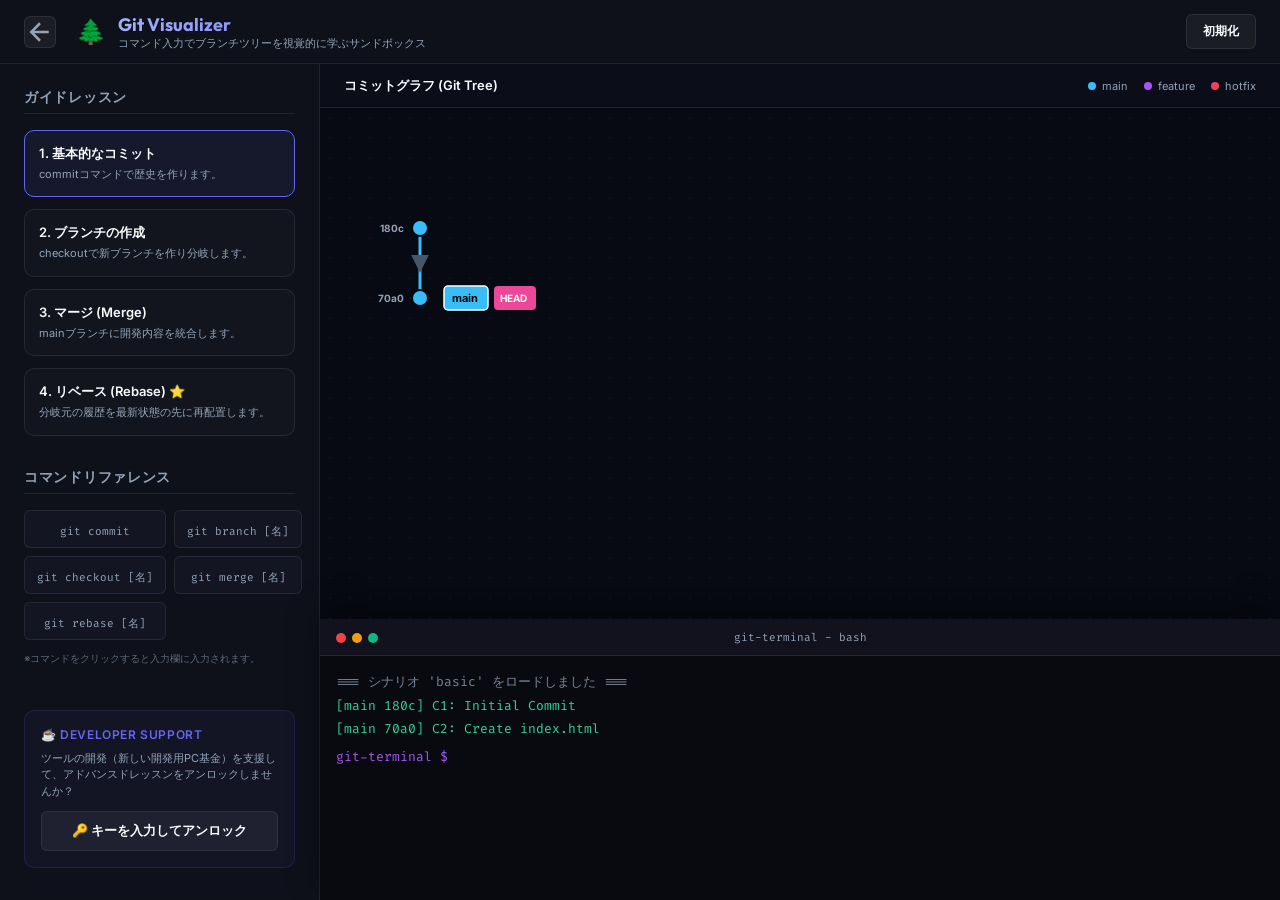
<file: git-visualizer/index.html>
<!DOCTYPE html>
<html lang="ja">
<head>
    <meta charset="UTF-8">
    <meta name="viewport" content="width=device-width, initial-scale=1.0">
    <title>Git Branch Visual Simulator - インタラクティブGit視覚化シミュレータ</title>
    <link rel="preconnect" href="https://fonts.googleapis.com">
    <link rel="preconnect" href="https://fonts.gstatic.com" crossorigin>
    <link href="https://fonts.googleapis.com/css2?family=Fira+Code:wght@400;500;600&family=Inter:wght@300;400;500;600;700&family=Outfit:wght@400;600;700&display=swap" rel="stylesheet">
    <link rel="stylesheet" href="style.css">
</head>
<body>
    <div class="app-container">
        <!-- ヘッダー -->
        <header class="app-header">
            <div class="logo-area">
                <a href="../" class="btn-back" title="ポータルに戻る" id="back-to-portal-link">
                    <svg class="icon" viewBox="0 0 24 24" fill="none" stroke="currentColor" stroke-width="2">
                        <line x1="19" y1="12" x2="5" y2="12"></line>
                        <polyline points="12 19 5 12 12 5"></polyline>
                    </svg>
                </a>
                <span class="logo-icon">🌲</span>
                <div class="logo-text">
                    <h1>Git Visualizer</h1>
                    <p>コマンド入力でブランチツリーを視覚的に学ぶサンドボックス</p>
                </div>
            </div>
            <div class="actions-area">
                <button id="reset-btn" class="btn btn-secondary">初期化</button>
            </div>
        </header>

        <!-- メイン画面 -->
        <main class="app-body">
            <!-- サイドバー：シナリオ選択 ＆ コマンドリファレンス -->
            <aside class="sidebar">
                <div class="sidebar-section">
                    <h2>ガイドレッスン</h2>
                    <ul class="scenario-list">
                        <li class="scenario-item active" data-scenario="basic">
                            <h3>1. 基本的なコミット</h3>
                            <p>commitコマンドで歴史を作ります。</p>
                        </li>
                        <li class="scenario-item" data-scenario="branch">
                            <h3>2. ブランチの作成</h3>
                            <p>checkoutで新ブランチを作り分岐します。</p>
                        </li>
                        <li class="scenario-item" data-scenario="merge">
                            <h3>3. マージ (Merge)</h3>
                            <p>mainブランチに開発内容を統合します。</p>
                        </li>
                        <li class="scenario-item" data-scenario="rebase" data-pro="true">
                            <h3>4. リベース (Rebase) ⭐</h3>
                            <p>分岐元の履歴を最新状態の先に再配置します。</p>
                        </li>
                    </ul>
                </div>

                <div class="sidebar-section">
                    <h2>コマンドリファレンス</h2>
                    <div class="cmd-ref-grid">
                        <div class="cmd-ref-item" data-cmd="git commit"><code>git commit</code></div>
                        <div class="cmd-ref-item" data-cmd="git branch "><code>git branch [名]</code></div>
                        <div class="cmd-ref-item" data-cmd="git checkout "><code>git checkout [名]</code></div>
                        <div class="cmd-ref-item" data-cmd="git merge "><code>git merge [名]</code></div>
                        <div class="cmd-ref-item" data-cmd="git rebase "><code>git rebase [名]</code></div>
                    </div>
                    <span class="ref-note">※コマンドをクリックすると入力欄に入力されます。</span>
                </div>

                <div class="sidebar-section donation-sidebar-card">
                    <h2>☕ Developer Support</h2>
                    <div class="sidebar-support-content">
                        <p>ツールの開発（新しい開発用PC基金）を支援して、アドバンスドレッスンをアンロックしませんか？</p>
                        <button class="btn btn-secondary btn-block" id="sidebar-unlock-trigger">🔑 キーを入力してアンロック</button>
                    </div>
                </div>
                
                <!-- AdSenseプレースホルダー広告枠 -->
                <div class="adsense-placeholder-sidebar">
                    <span class="adsense-label">Sponsor Ads</span>
                    <div class="ads-box">
                        <p>Ad Slot</p>
                    </div>
                </div>
            </aside>

            <!-- メインコンテンツ領域（描画＋ターミナル） -->
            <section class="main-content">
                <!-- 視覚化エリア -->
                <div class="visualizer-panel">
                    <div class="visualizer-header">
                        <h3>コミットグラフ (Git Tree)</h3>
                        <div class="legend">
                            <span class="legend-item"><span class="legend-dot dot-main"></span>main</span>
                            <span class="legend-item"><span class="legend-dot dot-feature"></span>feature</span>
                            <span class="legend-item"><span class="legend-dot dot-hotfix"></span>hotfix</span>
                        </div>
                    </div>
                    <div class="canvas-container">
                        <svg id="git-svg" width="100%" height="100%">
                            <!-- SVG定義（矢印マーカーなど） -->
                            <defs>
                                <marker id="arrow" viewBox="0 0 10 10" refX="24" refY="5" markerWidth="6" markerHeight="6" orient="auto-start-reverse">
                                    <path d="M 0 0 L 10 5 L 0 10 z" fill="#475569" />
                                </marker>
                            </defs>
                            <!-- 動的描画エリア -->
                            <g id="git-links"></g>
                            <g id="git-nodes"></g>
                        </svg>
                    </div>
                </div>

                <!-- ターミナルパネル -->
                <div class="terminal-panel" id="terminal-click-area">
                    <div class="terminal-header">
                        <div class="terminal-dots">
                            <span class="t-dot t-red"></span>
                            <span class="t-dot t-yellow"></span>
                            <span class="t-dot t-green"></span>
                        </div>
                        <span class="terminal-title">git-terminal - bash</span>
                    </div>
                    <div class="terminal-body" id="terminal-body">
                        <div class="terminal-log">
                            <div class="log-row system">Welcome to Git Visualizer Sandbox!</div>
                            <div class="log-row system">リファレンスからコマンドを選択するか、直接キーボード入力してください。</div>
                        </div>
                        <div class="input-line">
                            <span class="prompt">git-terminal $</span>
                            <input type="text" id="terminal-input" autocomplete="off" autofocus>
                        </div>
                    </div>
                </div>
            </section>
        </main>
    </div>

    <!-- Proアンロックモーダル -->
    <div id="pro-modal" class="modal-overlay">
        <div class="modal-card">
            <div class="modal-header">
                <h2>⭐ Proレッスンのアンロック</h2>
                <button class="btn-close" id="modal-close-btn">&times;</button>
            </div>
            <div class="modal-body">
                <p class="modal-promo-text">
                    「4. リベース (Rebase)」などの高度なGitレッスンはPro限定機能です。<br>
                    支援金は開発者の「新しい開発用PC」の購入資金として100%活用されます。
                </p>
                <div class="modal-features">
                    <div class="feat-item">🌲 <strong>高度なGitレッスン</strong> (Rebaseシミュレーションなど)</div>
                    <div class="feat-item">⚡ <strong>ローカル完結学習</strong> (外部通信をせず超高速動作)</div>
                    <div class="feat-item">📖 <strong>アソシエイト推薦書籍リンク</strong> (さらに深く学ぶための推薦枠)</div>
                </div>
                <div class="modal-support-links">
                    <a href="https://www.buymeacoffee.com/t9star" target="_blank" class="btn btn-primary btn-block">
                        ☕ Buy Me a Coffee で支援する ($3〜)
                    </a>
                    <a href="https://ko-fi.com/t9star" target="_blank" class="btn btn-outline btn-block">
                        ❤️ Ko-fi で支援する
                    </a>
                </div>
                <div class="modal-key-section">
                    <label for="pro-key-input">アンロックキーを入力</label>
                    <div class="key-input-row">
                        <input type="text" id="pro-key-input" placeholder="例: T9S-XXXX-XXXX-XXXX" autocomplete="off">
                        <button class="btn btn-primary" id="pro-verify-btn">適用</button>
                    </div>
                    <span class="key-help">※支援完了画面またはメッセージで配布されたキーを入力してください。</span>
                </div>
            </div>
        </div>
    </div>

    <!-- トースト通知 -->
    <div id="toast" class="toast">メッセージ</div>

    <script src="app.js"></script>
</body>
</html>
</file>
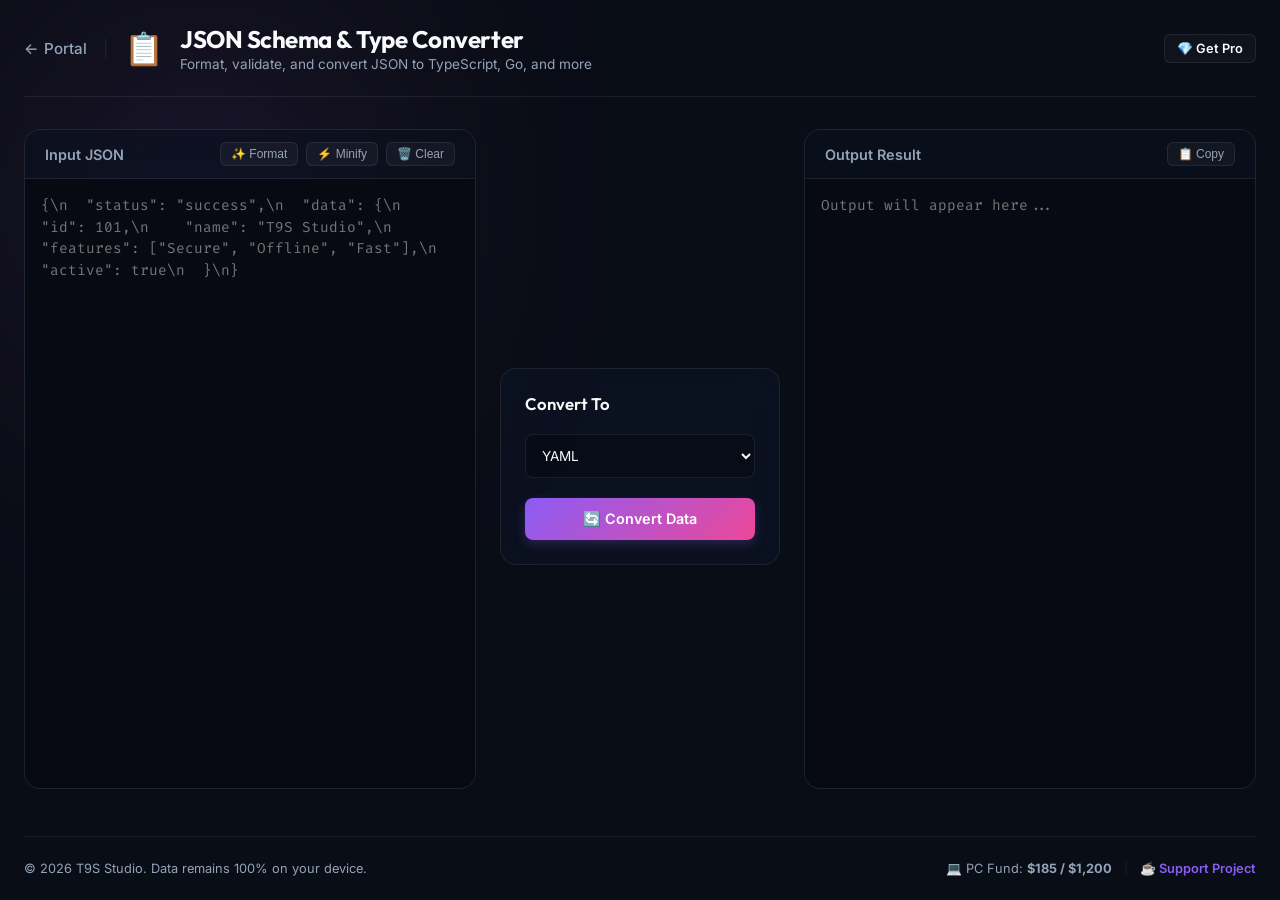
<file: json-converter/index.html>
<!DOCTYPE html>
<html lang="ja">
<head>
    <meta charset="UTF-8">
    <meta name="viewport" content="width=device-width, initial-scale=1.0">
    <title>JSON Schema & Type Converter - T9S Studio</title>
    <meta name="description" content="JSONの整形、圧縮、バリデーションに加え、YAML、XML、CSV、さらにはTypeScript/Go等の型定義コードへ瞬時に変換できる高機能ツールです。">
    <!-- Google Fonts -->
    <link rel="preconnect" href="https://fonts.googleapis.com">
    <link rel="preconnect" href="https://fonts.gstatic.com" crossorigin>
    <link href="https://fonts.googleapis.com/css2?family=Inter:wght@300;400;500;600;700&family=Outfit:wght@400;500;600;700;800&family=Fira+Code:wght@400;500;600&display=swap" rel="stylesheet">
    <link rel="stylesheet" href="style.css">
</head>
<body>
    <div class="bg-glow"></div>

    <div class="app-container">
        <!-- ヘッダー -->
        <header class="app-header">
            <div class="header-left">
                <a href="../index.html" class="back-link">
                    <span class="icon">←</span> Portal
                </a>
                <span class="divider">|</span>
                <span class="logo-icon">📋</span>
                <div class="title-group">
                    <h1>JSON Schema & Type Converter</h1>
                    <p>Format, validate, and convert JSON to TypeScript, Go, and more</p>
                </div>
            </div>
            <div class="header-right">
                <button class="btn btn-secondary btn-sm" id="pro-status-btn">💎 Get Pro</button>
            </div>
        </header>

        <!-- メインエリア -->
        <main class="app-main">
            <!-- 左ペイン: 入力エディタ -->
            <section class="editor-pane">
                <div class="panel-header">
                    <span class="panel-title">Input JSON</span>
                    <div class="panel-actions">
                        <button class="action-btn" id="btn-format">✨ Format</button>
                        <button class="action-btn" id="btn-minify">⚡ Minify</button>
                        <button class="action-btn" id="btn-clear">🗑️ Clear</button>
                    </div>
                </div>
                <div class="editor-container">
                    <textarea id="json-input" placeholder='{\n  "status": "success",\n  "data": {\n    "id": 101,\n    "name": "T9S Studio",\n    "features": ["Secure", "Offline", "Fast"],\n    "active": true\n  }\n}'></textarea>
                </div>
                <!-- エラー/バリデーション結果バナー -->
                <div class="error-banner hidden" id="validation-error">
                    <span class="error-title">❌ Syntax Error:</span>
                    <p class="error-desc" id="error-message">Line 1: ...</p>
                </div>
            </section>

            <!-- 中央: コントロール＆変換オプション -->
            <section class="options-pane">
                <div class="options-card">
                    <h3>Convert To</h3>
                    <div class="select-field">
                        <select id="convert-target">
                            <optgroup label="Data Formats (Free)">
                                <option value="yaml" selected>YAML</option>
                                <option value="xml">XML</option>
                                <option value="csv">CSV (Array of Objects)</option>
                            </optgroup>
                            <optgroup label="Developer Types (Pro)">
                                <option value="typescript">TypeScript Interfaces ⭐</option>
                                <option value="go">Go Structs ⭐</option>
                                <option value="java">Java Classes ⭐</option>
                            </optgroup>
                            <optgroup label="Utilities (Pro)">
                                <option value="mock">Mock Data Generator ⭐</option>
                            </optgroup>
                        </select>
                    </div>

                    <!-- Mock生成オプション（Mock選択時のみ表示） -->
                    <div class="mock-options hidden" id="mock-config-group">
                        <div class="select-field">
                            <label for="mock-template">Mock Template</label>
                            <select id="mock-template">
                                <option value="users">User Profile List</option>
                                <option value="products">Product Catalog</option>
                                <option value="transactions">Transaction Logs</option>
                            </select>
                        </div>
                        <div class="slider-field">
                            <div class="slider-label">
                                <span>Item Count</span>
                                <span id="val-mock-count">10</span>
                            </div>
                            <input type="range" id="param-mock-count" min="1" max="100" value="10" step="1">
                        </div>
                    </div>

                    <button class="btn btn-primary btn-block" id="btn-convert">🔄 Convert Data</button>
                </div>
            </section>

            <!-- 右ペイン: 出力エディタ -->
            <section class="editor-pane">
                <div class="panel-header">
                    <span class="panel-title">Output Result</span>
                    <div class="panel-actions">
                        <button class="action-btn" id="btn-copy">📋 Copy</button>
                    </div>
                </div>
                <div class="editor-container">
                    <textarea id="json-output" readonly placeholder="Output will appear here..."></textarea>
                </div>
            </section>
        </main>

        <!-- フッター -->
        <footer class="app-footer">
            <p>© 2026 T9S Studio. Data remains 100% on your device.</p>
            <div class="footer-fund-info">
                <span>💻 PC Fund: <strong>$185 / $1,200</strong></span>
                <span class="divider">|</span>
                <a href="#support" id="footer-support-link">☕ Support Project</a>
            </div>
        </footer>
    </div>

    <!-- Proアンロックモーダル -->
    <div class="modal" id="pro-modal">
        <div class="modal-content">
            <div class="modal-header">
                <h2>💎 Pro Features Unlock</h2>
                <button class="close-btn" id="close-modal-btn">&times;</button>
            </div>
            <div class="modal-body">
                <p>
                    <strong>「TypeScript/Go/Java型定義の自動生成」</strong>および<strong>「テスト用Mockデータ自動生成」</strong>はPro版の限定機能です。
                </p>
                <div class="modal-fund-box">
                    <h4>新しい開発PC基金へのご協力をお願いします</h4>
                    <p>
                        現在、開発者はより高速なコンパイルとオンデバイスAI開発を可能にする新しいPCの購入資金を募っています。もしツールが役に立ちましたら、Buy Me a Coffeeでの <strong>$3 以上</strong> のご支援、またはプロジェクトの応援をお願いします！
                    </p>
                    <div class="modal-action-links">
                        <a href="https://www.buymeacoffee.com/" target="_blank" class="btn btn-primary btn-sm">☕ Buy Me a Coffee ($3~)</a>
                    </div>
                </div>
                <div class="unlock-form">
                    <label for="pro-key-input">アンロックキーを入力してください</label>
                    <div class="input-group">
                        <input type="text" id="pro-key-input" placeholder="T9S-XXXX-XXXX">
                        <button class="btn btn-secondary" id="btn-submit-key">Apply Key</button>
                    </div>
                    <p class="error-msg hidden" id="key-error-msg">無効なキーです。もう一度お確かめください。</p>
                </div>
            </div>
        </div>
    </div>

    <!-- トースト通知 -->
    <div class="toast hidden" id="toast-notification"></div>
    <script src="app.js"></script>
</body>
</html>
</file>
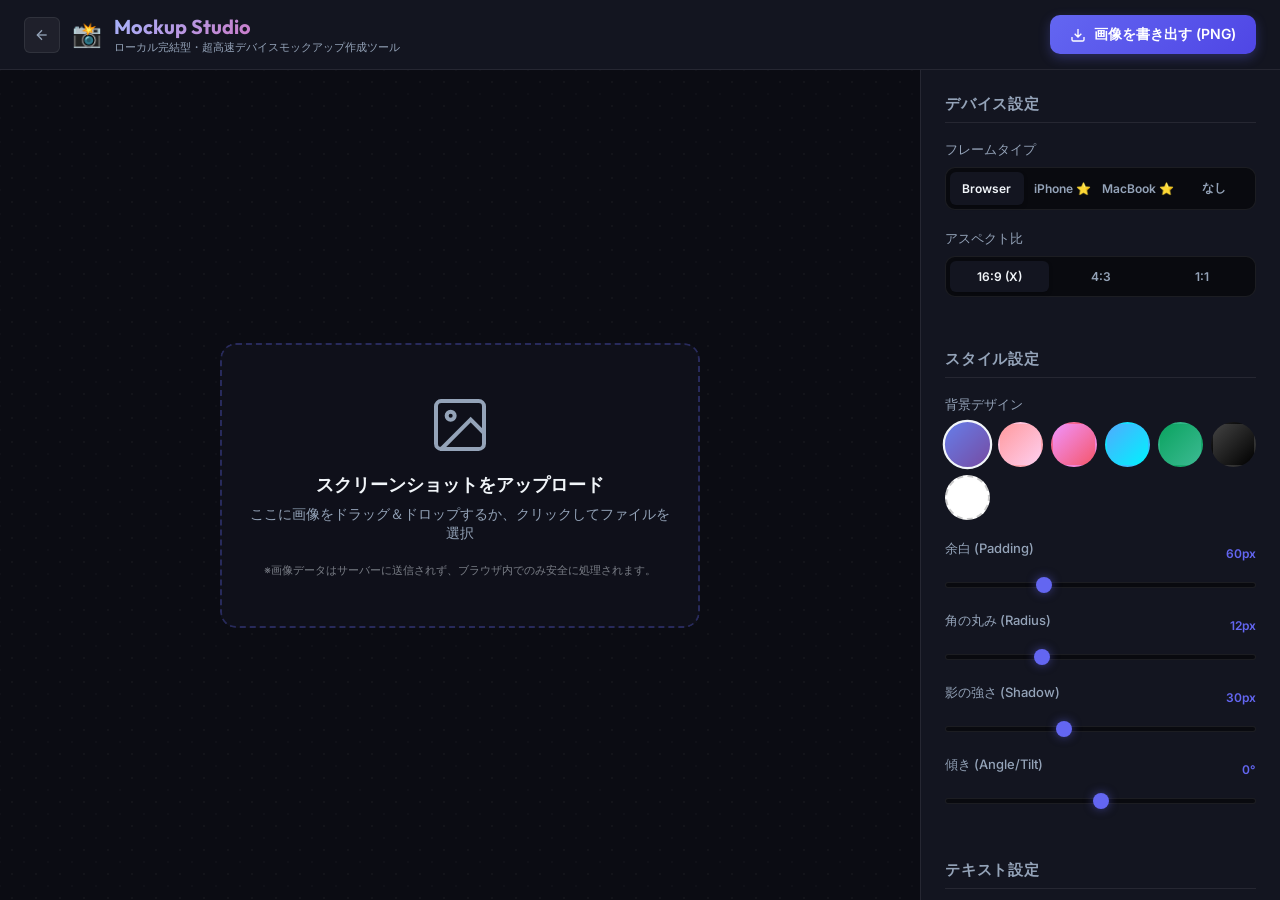
<file: mockup-studio/index.html>
<!DOCTYPE html>
<html lang="ja">
<head>
    <meta charset="UTF-8">
    <meta name="viewport" content="width=device-width, initial-scale=1.0">
    <title>Mockup Studio - 美しいスクリーンショットモックアップ作成ツール</title>
    <link rel="preconnect" href="https://fonts.googleapis.com">
    <link rel="preconnect" href="https://fonts.gstatic.com" crossorigin>
    <link href="https://fonts.googleapis.com/css2?family=Inter:wght@300;400;500;600;700&family=Outfit:wght@400;600;700&display=swap" rel="stylesheet">
    <link rel="stylesheet" href="style.css">
</head>
<body>
    <div class="app-container">
        <!-- ヘッダー -->
        <header class="app-header">
            <div class="logo-area">
                <a href="../" class="btn-back" title="ポータルに戻る" id="back-to-portal-link">
                    <svg class="icon" viewBox="0 0 24 24" fill="none" stroke="currentColor" stroke-width="2">
                        <line x1="19" y1="12" x2="5" y2="12"></line>
                        <polyline points="12 19 5 12 12 5"></polyline>
                    </svg>
                </a>
                <span class="logo-icon">📸</span>
                <div class="logo-text">
                    <h1>Mockup Studio</h1>
                    <p>ローカル完結型・超高速デバイスモックアップ作成ツール</p>
                </div>
            </div>
            <div class="actions-area">
                <button id="download-btn" class="btn btn-primary">
                    <svg class="icon" viewBox="0 0 24 24" fill="none" stroke="currentColor" stroke-width="2">
                        <path d="M21 15v4a2 2 0 0 1-2 2H5a2 2 0 0 1-2-2v-4M7 10l5 5 5-5M12 15V3"/>
                    </svg>
                    画像を書き出す (PNG)
                </button>
            </div>
        </header>

        <!-- メインコンテンツ -->
        <main class="app-body">
            <!-- プレビューエリア -->
            <section class="preview-section" id="drop-zone">
                <div class="preview-container">
                    <canvas id="mockup-canvas"></canvas>
                    
                    <!-- アップロードプレースホルダー -->
                    <div class="upload-placeholder" id="upload-prompt">
                        <div class="upload-icon">
                            <svg viewBox="0 0 24 24" fill="none" stroke="currentColor" stroke-width="1.5">
                                <rect x="3" y="3" width="18" height="18" rx="2" ry="2"/>
                                <circle cx="8.5" cy="8.5" r="1.5"/>
                                <polyline points="21 15 16 10 5 21"/>
                            </svg>
                        </div>
                        <h3>スクリーンショットをアップロード</h3>
                        <p>ここに画像をドラッグ＆ドロップするか、クリックしてファイルを選択</p>
                        <span class="file-note">※画像データはサーバーに送信されず、ブラウザ内でのみ安全に処理されます。</span>
                        <input type="file" id="file-input" accept="image/*" style="display: none;">
                    </div>
                </div>
            </section>

            <!-- コントロールパネル -->
            <aside class="control-panel">
                <div class="panel-section">
                    <h2>デバイス設定</h2>
                    
                    <div class="control-group">
                        <label>フレームタイプ</label>
                        <div class="toggle-buttons" id="frame-type-group">
                            <button class="toggle-btn active" data-value="browser">Browser</button>
                            <button class="toggle-btn" data-value="iphone" data-pro="true">iPhone ⭐</button>
                            <button class="toggle-btn" data-value="macbook" data-pro="true">MacBook ⭐</button>
                            <button class="toggle-btn" data-value="none">なし</button>
                        </div>
                    </div>

                    <div class="control-group" id="device-color-container" style="display: none;">
                        <label>デバイスカラー</label>
                        <div class="toggle-buttons" id="device-color-group">
                            <button class="toggle-btn active" data-value="#1e293b">Space Gray</button>
                            <button class="toggle-btn" data-value="#e2e8f0">Silver</button>
                            <button class="toggle-btn" data-value="#fef08a">Gold</button>
                        </div>
                    </div>

                    <div class="control-group">
                        <label>アスペクト比</label>
                        <div class="toggle-buttons" id="ratio-group">
                            <button class="toggle-btn active" data-value="16-9">16:9 (X)</button>
                            <button class="toggle-btn" data-value="4-3">4:3</button>
                            <button class="toggle-btn" data-value="1-1">1:1</button>
                        </div>
                    </div>
                </div>

                <div class="panel-section">
                    <h2>スタイル設定</h2>

                    <div class="control-group">
                        <label>背景デザイン</label>
                        <div class="bg-presets">
                            <button class="bg-preset active" data-type="gradient" data-value="linear-gradient(135deg, #667eea 0%, #764ba2 100%)" style="background: linear-gradient(135deg, #667eea, #764ba2);"></button>
                            <button class="bg-preset" data-type="gradient" data-value="linear-gradient(135deg, #ff9a9e 0%, #fecfef 99%, #fecfef 100%)" style="background: linear-gradient(135deg, #ff9a9e, #fecfef);"></button>
                            <button class="bg-preset" data-type="gradient" data-value="linear-gradient(135deg, #f093fb 0%, #f5576c 100%)" style="background: linear-gradient(135deg, #f093fb, #f5576c);"></button>
                            <button class="bg-preset" data-type="gradient" data-value="linear-gradient(135deg, #4facfe 0%, #00f2fe 100%)" style="background: linear-gradient(135deg, #4facfe, #00f2fe);"></button>
                            <button class="bg-preset" data-type="gradient" data-value="linear-gradient(135deg, #0ba360 0%, #3cba92 100%)" style="background: linear-gradient(135deg, #0ba360, #3cba92);"></button>
                            <button class="bg-preset" data-type="gradient" data-value="linear-gradient(135deg, #434343 0%, #000000 100%)" style="background: linear-gradient(135deg, #434343, #000000);"></button>
                            <button class="bg-preset" data-type="custom" id="custom-color-indicator" style="background: #ffffff; border: 2px dashed #ccc;"></button>
                        </div>
                        <input type="color" id="custom-color-picker" style="display: none;" value="#ffffff">
                    </div>

                    <div class="control-group">
                        <div class="slider-header">
                            <label for="padding-slider">余白 (Padding)</label>
                            <span class="slider-value" id="padding-value">60px</span>
                        </div>
                        <input type="range" id="padding-slider" min="20" max="150" value="60">
                    </div>

                    <div class="control-group">
                        <div class="slider-header">
                            <label for="radius-slider">角の丸み (Radius)</label>
                            <span class="slider-value" id="radius-value">12px</span>
                        </div>
                        <input type="range" id="radius-slider" min="0" max="40" value="12">
                    </div>

                    <div class="control-group">
                        <div class="slider-header">
                            <label for="shadow-slider">影の強さ (Shadow)</label>
                            <span class="slider-value" id="shadow-value">30px</span>
                        </div>
                        <input type="range" id="shadow-slider" min="0" max="80" value="30">
                    </div>

                    <div class="control-group">
                        <div class="slider-header">
                            <label for="tilt-slider">傾き (Angle/Tilt)</label>
                            <span class="slider-value" id="tilt-value">0°</span>
                        </div>
                        <input type="range" id="tilt-slider" min="-15" max="15" value="0">
                    </div>
                </div>

                <div class="panel-section">
                    <h2>テキスト設定</h2>
                    <div class="control-group">
                        <label>キャッチコピー</label>
                        <input type="text" id="caption-input" placeholder="例: Awesome Web App" style="width: 100%; padding: 8px 12px; background: var(--bg-dark); border: 1px solid var(--border-color); border-radius: var(--radius-sm); color: var(--text-primary); outline: none; margin-bottom: 12px;">
                        
                        <div class="slider-header">
                            <label for="caption-size-slider">文字サイズ</label>
                            <span class="slider-value" id="caption-size-value">36px</span>
                        </div>
                        <input type="range" id="caption-size-slider" min="20" max="75" value="36" style="margin-bottom: 12px;">
                        
                        <label>文字の色</label>
                        <input type="color" id="caption-color-picker" value="#ffffff" style="width: 100%; height: 32px; border: 1px solid var(--border-color); border-radius: var(--radius-sm); background: transparent; cursor: pointer;">
                    </div>
                </div>

                <div class="panel-section donation-sidebar-card">
                    <h2>☕ Developer Support</h2>
                    <div class="sidebar-support-content">
                        <p>ツールの開発（新しい開発用PC基金）を支援して、すべてのプレミアムフレームをアンロックしませんか？</p>
                        <button class="btn btn-secondary btn-block" id="sidebar-unlock-trigger">🔑 キーを入力してアンロック</button>
                    </div>
                </div>
                
                <!-- AdSenseプレースホルダー広告枠 -->
                <div class="adsense-placeholder-sidebar">
                    <span class="adsense-label">Sponsor Ads</span>
                    <div class="ads-box">
                        <!-- ここにGoogle AdSenseコードを挿入できます -->
                        <p>Ad Slot</p>
                    </div>
                </div>
            </aside>
        </main>
    </div>

    <!-- Proアンロックモーダル -->
    <div id="pro-modal" class="modal-overlay">
        <div class="modal-card">
            <div class="modal-header">
                <h2>⭐ Pro機能のアンロック</h2>
                <button class="btn-close" id="modal-close-btn">&times;</button>
            </div>
            <div class="modal-body">
                <p class="modal-promo-text">
                    iPhone および MacBook などのプレミアムなデバイスフレームはPro限定機能です。<br>
                    支援金は開発者の「新しい開発用PC」の購入資金として100%活用されます。
                </p>
                <div class="modal-features">
                    <div class="feat-item">✨ <strong>すべてのデバイスフレーム</strong> (iPhone, MacBookなど)</div>
                    <div class="feat-item">⚡ <strong>ローカル高速レンダリング</strong> (サーバー送信なしで安全)</div>
                    <div class="feat-item">🎨 <strong>今後のアップデート</strong> (新しい3D背景やフレームの追加)</div>
                </div>
                <div class="modal-support-links">
                    <a href="https://www.buymeacoffee.com/t9star" target="_blank" class="btn btn-primary btn-block">
                        ☕ Buy Me a Coffee で支援する ($3〜)
                    </a>
                    <a href="https://ko-fi.com/t9star" target="_blank" class="btn btn-outline btn-block">
                        ❤️ Ko-fi で支援する
                    </a>
                </div>
                <div class="modal-key-section">
                    <label for="pro-key-input">アンロックキーを入力</label>
                    <div class="key-input-row">
                        <input type="text" id="pro-key-input" placeholder="例: T9S-XXXX-XXXX-XXXX" autocomplete="off">
                        <button class="btn btn-primary" id="pro-verify-btn">適用</button>
                    </div>
                    <span class="key-help">※支援完了画面またはメッセージで配布されたキーを入力してください。</span>
                </div>
            </div>
        </div>
    </div>

    <!-- トースト通知 -->
    <div id="toast" class="toast">メッセージ</div>

    <script src="app.js"></script>
</body>
</html>
</file>
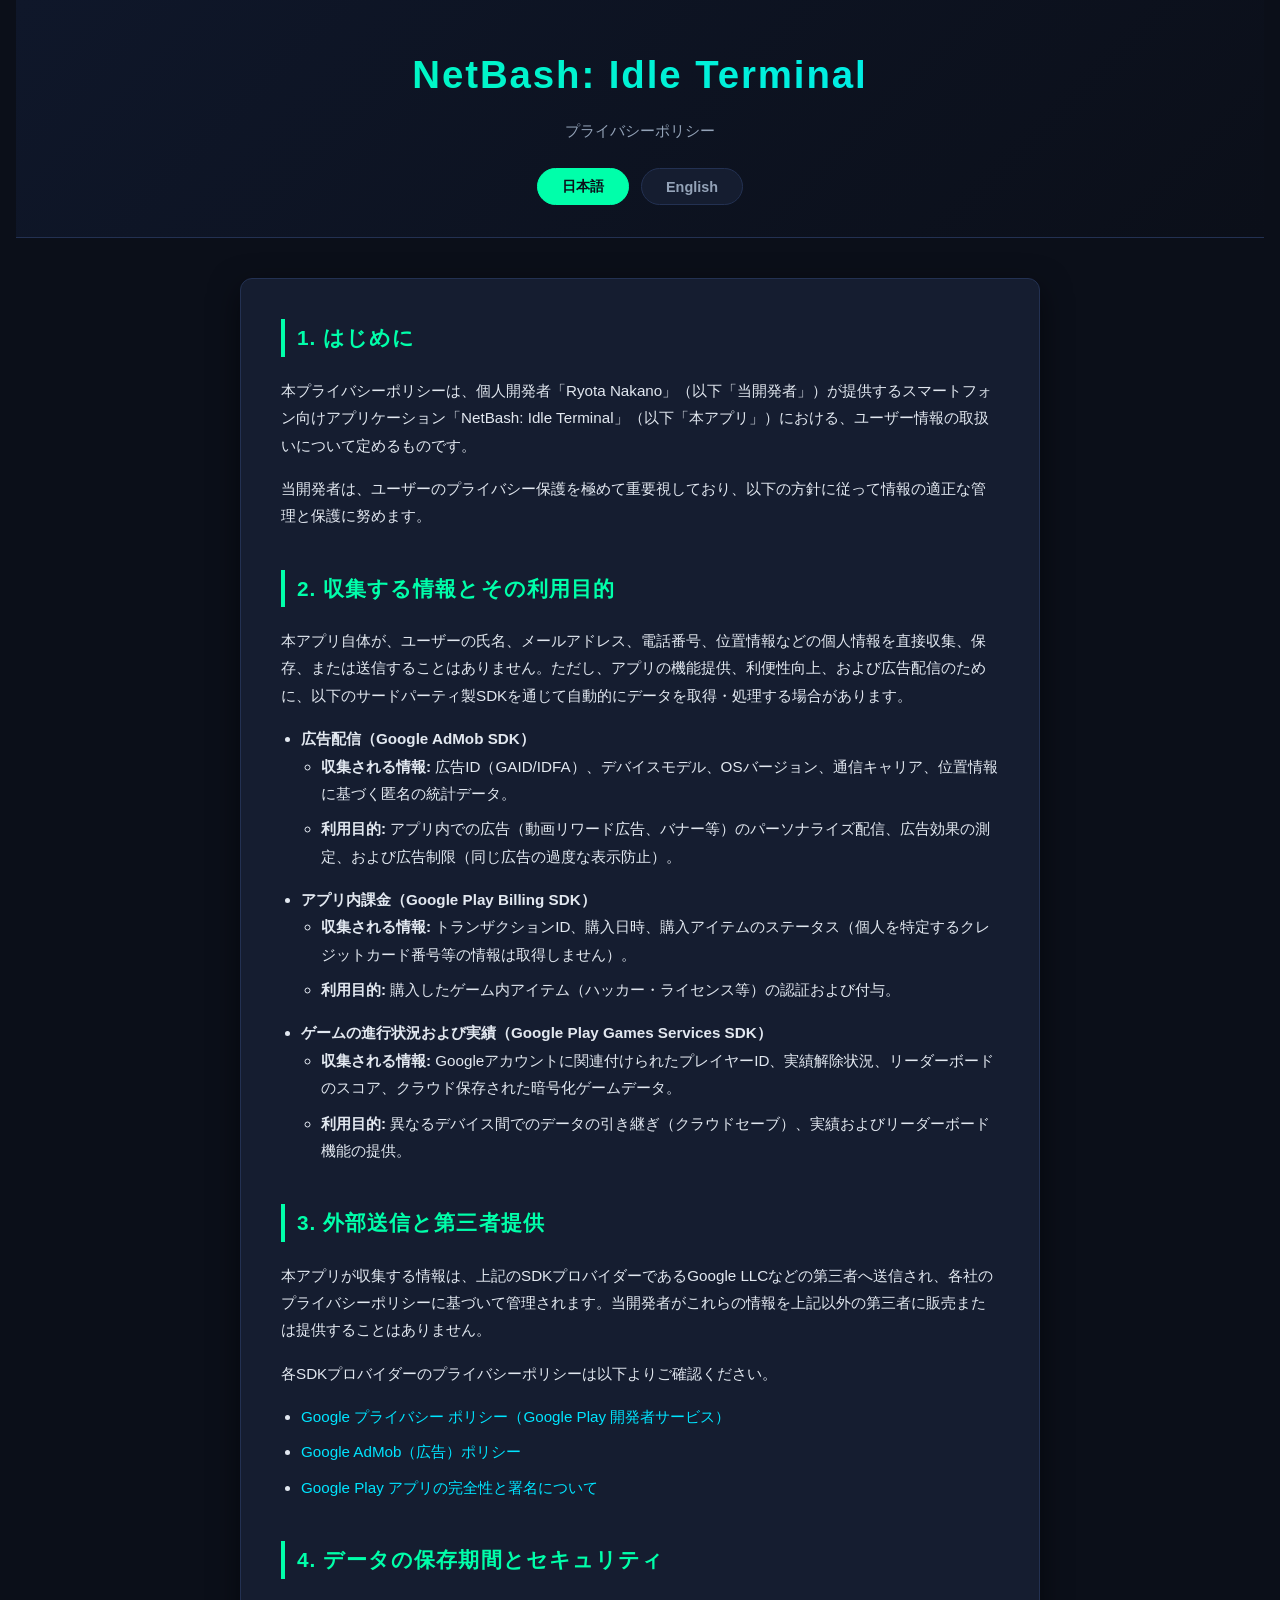
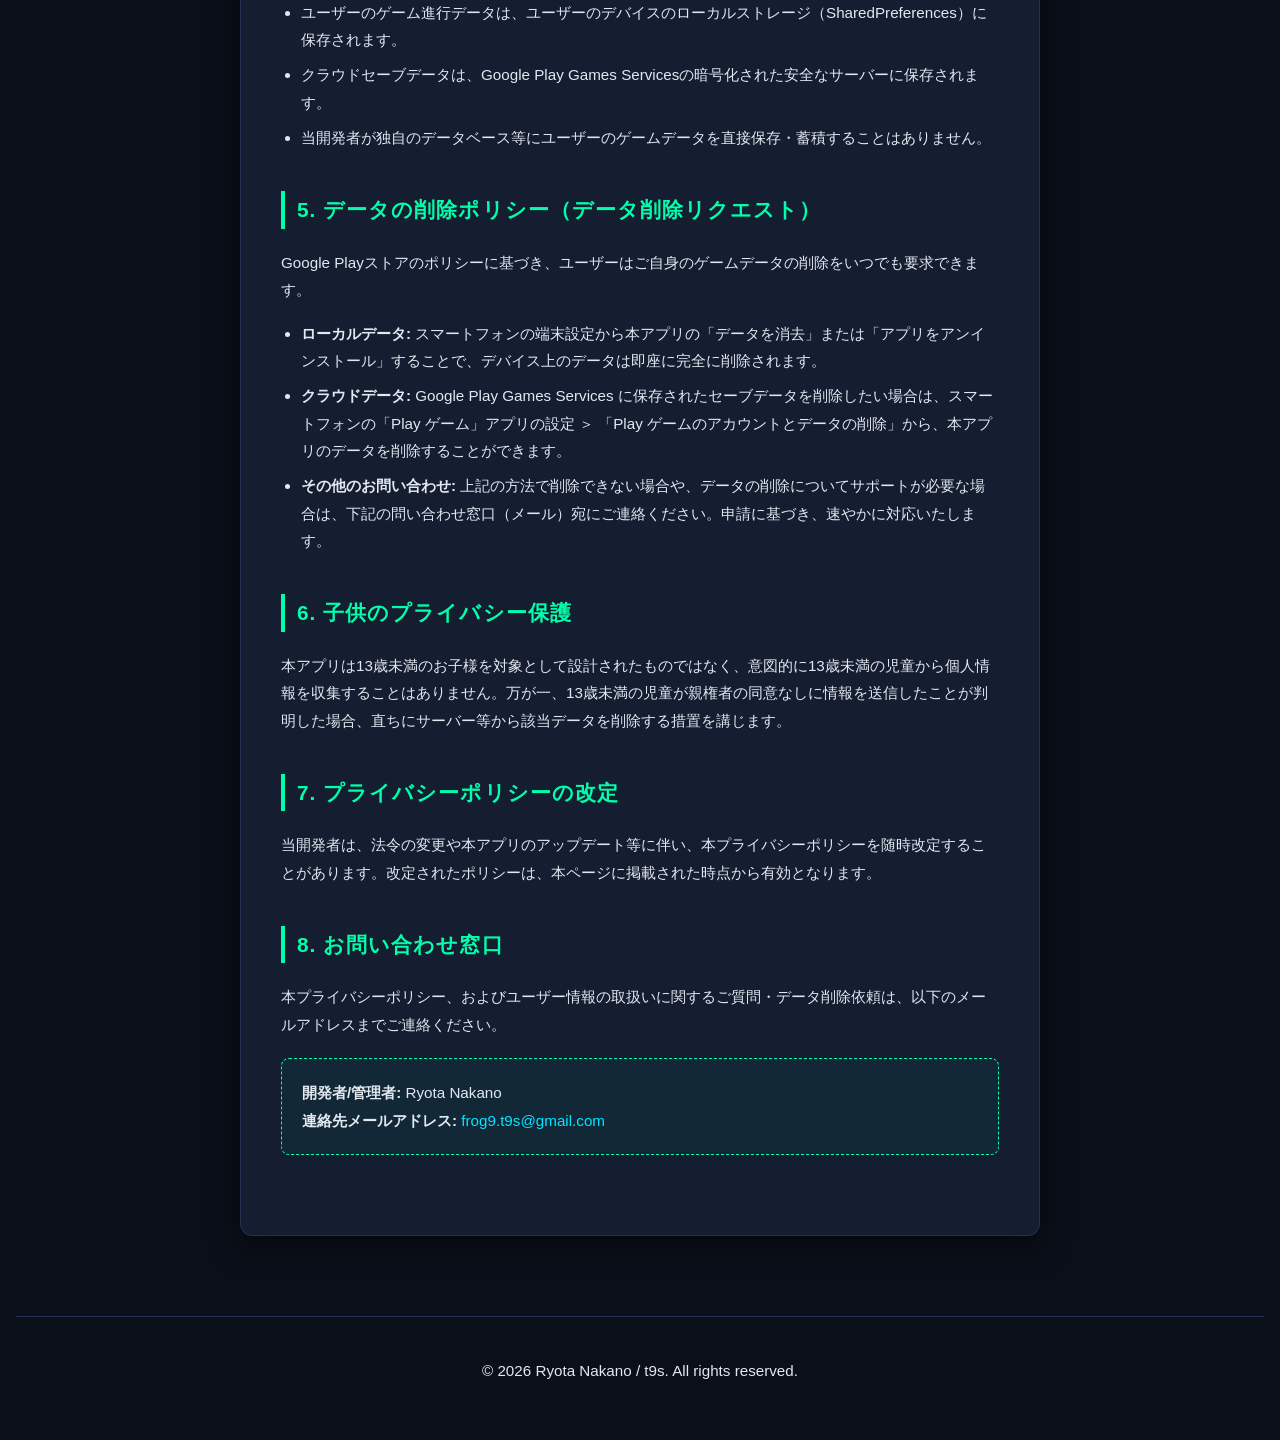
<file: netbash-privacy/index.html>
<!DOCTYPE html>
<html lang="ja">
<head>
  <meta charset="UTF-8" />
  <meta name="viewport" content="width=device-width, initial-scale=1.0" />
  <title>プライバシーポリシー | NetBash: Idle Terminal</title>
  <style>
    :root {
      --bg: #0b0f19;
      --surface: #151d30;
      --border: #233152;
      --text: #e2e8f0;
      --muted: #94a3b8;
      --accent: #00ffaa;
      --accent-hover: #00e599;
      --accent2: #00e5ff;
    }
    * { box-sizing: border-box; margin: 0; padding: 0; }
    body {
      background: var(--bg);
      color: var(--text);
      font-family: 'Segoe UI', -apple-system, BlinkMacSystemFont, 'Hiragino Sans', 'Noto Sans JP', sans-serif;
      line-height: 1.8;
      padding: 0 16px;
    }
    header {
      background: linear-gradient(135deg, #0f172a, #0b0f19);
      border-bottom: 1px solid var(--border);
      padding: 40px 0 32px;
      text-align: center;
    }
    header .logo {
      font-size: 2.4rem;
      font-weight: 900;
      background: linear-gradient(90deg, var(--accent), var(--accent2));
      -webkit-background-clip: text;
      -webkit-text-fill-color: transparent;
      background-clip: text;
      letter-spacing: 0.05em;
    }
    header p {
      color: var(--muted);
      font-size: 0.95rem;
      margin-top: 8px;
    }
    .lang-toggle {
      display: flex;
      justify-content: center;
      gap: 12px;
      margin: 24px auto 0;
    }
    .lang-btn {
      background: var(--surface);
      border: 1px solid var(--border);
      color: var(--muted);
      border-radius: 20px;
      padding: 8px 24px;
      cursor: pointer;
      font-size: 0.9rem;
      transition: all 0.2s ease;
      font-weight: 600;
    }
    .lang-btn.active {
      background: var(--accent);
      border-color: var(--accent);
      color: #0b0f19;
    }
    main {
      max-width: 800px;
      margin: 40px auto 80px;
      background: var(--surface);
      padding: 40px;
      border-radius: 12px;
      border: 1px solid var(--border);
      box-shadow: 0 10px 30px rgba(0, 0, 0, 0.5);
    }
    section { margin-bottom: 40px; }
    h2 {
      font-size: 1.3rem;
      font-weight: 700;
      color: var(--accent);
      border-left: 4px solid var(--accent);
      padding-left: 12px;
      margin-bottom: 20px;
      letter-spacing: 0.05em;
    }
    p, ul {
      color: var(--text);
      font-size: 0.95rem;
      margin-bottom: 16px;
    }
    ul {
      padding-left: 20px;
    }
    li {
      margin-bottom: 8px;
    }
    a {
      color: var(--accent2);
      text-decoration: none;
      transition: color 0.2s;
    }
    a:hover {
      color: var(--accent);
      text-decoration: underline;
    }
    .contact-box {
      background: rgba(0, 255, 170, 0.05);
      border: 1px dashed var(--accent);
      padding: 20px;
      border-radius: 8px;
      margin-top: 20px;
    }
    .contact-box p { margin-bottom: 0; }
    footer {
      text-align: center;
      padding: 40px 0;
      color: var(--muted);
      font-size: 0.85rem;
      border-top: 1px solid var(--border);
    }
    /* Language visibility */
    .lang-en { display: none; }
    body.en .lang-ja { display: none; }
    body.en .lang-en { display: block; }
  </style>
</head>
<body>

<header>
  <div class="logo">NetBash: Idle Terminal</div>
  <p class="lang-ja">プライバシーポリシー</p>
  <p class="lang-en">Privacy Policy</p>
  
  <div class="lang-toggle">
    <button class="lang-btn active" id="btn-ja" onclick="setLang('ja')">日本語</button>
    <button class="lang-btn" id="btn-en" onclick="setLang('en')">English</button>
  </div>
</header>

<main>
  <!-- ==================== JAPANESE CONTENT ==================== -->
  <div class="lang-ja">
    <section>
      <h2>1. はじめに</h2>
      <p>本プライバシーポリシーは、個人開発者「Ryota Nakano」（以下「当開発者」）が提供するスマートフォン向けアプリケーション「NetBash: Idle Terminal」（以下「本アプリ」）における、ユーザー情報の取扱いについて定めるものです。</p>
      <p>当開発者は、ユーザーのプライバシー保護を極めて重要視しており、以下の方針に従って情報の適正な管理と保護に努めます。</p>
    </section>

    <section>
      <h2>2. 収集する情報とその利用目的</h2>
      <p>本アプリ自体が、ユーザーの氏名、メールアドレス、電話番号、位置情報などの個人情報を直接収集、保存、または送信することはありません。ただし、アプリの機能提供、利便性向上、および広告配信のために、以下のサードパーティ製SDKを通じて自動的にデータを取得・処理する場合があります。</p>
      
      <ul>
        <li>
          <strong>広告配信（Google AdMob SDK）</strong>
          <ul>
            <li><strong>収集される情報:</strong> 広告ID（GAID/IDFA）、デバイスモデル、OSバージョン、通信キャリア、位置情報に基づく匿名の統計データ。</li>
            <li><strong>利用目的:</strong> アプリ内での広告（動画リワード広告、バナー等）のパーソナライズ配信、広告効果の測定、および広告制限（同じ広告の過度な表示防止）。</li>
          </ul>
        </li>
        <li>
          <strong>アプリ内課金（Google Play Billing SDK）</strong>
          <ul>
            <li><strong>収集される情報:</strong> トランザクションID、購入日時、購入アイテムのステータス（個人を特定するクレジットカード番号等の情報は取得しません）。</li>
            <li><strong>利用目的:</strong> 購入したゲーム内アイテム（ハッカー・ライセンス等）の認証および付与。</li>
          </ul>
        </li>
        <li>
          <strong>ゲームの進行状況および実績（Google Play Games Services SDK）</strong>
          <ul>
            <li><strong>収集される情報:</strong> Googleアカウントに関連付けられたプレイヤーID、実績解除状況、リーダーボードのスコア、クラウド保存された暗号化ゲームデータ。</li>
            <li><strong>利用目的:</strong> 異なるデバイス間でのデータの引き継ぎ（クラウドセーブ）、実績およびリーダーボード機能の提供。</li>
          </ul>
        </li>
      </ul>
    </section>

    <section>
      <h2>3. 外部送信と第三者提供</h2>
      <p>本アプリが収集する情報は、上記のSDKプロバイダーであるGoogle LLCなどの第三者へ送信され、各社のプライバシーポリシーに基づいて管理されます。当開発者がこれらの情報を上記以外の第三者に販売または提供することはありません。</p>
      <p>各SDKプロバイダーのプライバシーポリシーは以下よりご確認ください。</p>
      <ul>
        <li><a href="https://policies.google.com/privacy" target="_blank" rel="noopener">Google プライバシー ポリシー（Google Play 開発者サービス）</a></li>
        <li><a href="https://policies.google.com/technologies/ads" target="_blank" rel="noopener">Google AdMob（広告）ポリシー</a></li>
        <li><a href="https://support.google.com/googleplay/android-developer/answer/9858738" target="_blank" rel="noopener">Google Play アプリの完全性と署名について</a></li>
      </ul>
    </section>

    <section>
      <h2>4. データの保存期間とセキュリティ</h2>
      <ul>
        <li>ユーザーのゲーム進行データは、ユーザーのデバイスのローカルストレージ（SharedPreferences）に保存されます。</li>
        <li>クラウドセーブデータは、Google Play Games Servicesの暗号化された安全なサーバーに保存されます。</li>
        <li>当開発者が独自のデータベース等にユーザーのゲームデータを直接保存・蓄積することはありません。</li>
      </ul>
    </section>

    <section>
      <h2>5. データの削除ポリシー（データ削除リクエスト）</h2>
      <p>Google Playストアのポリシーに基づき、ユーザーはご自身のゲームデータの削除をいつでも要求できます。</p>
      <ul>
        <li><strong>ローカルデータ:</strong> スマートフォンの端末設定から本アプリの「データを消去」または「アプリをアンインストール」することで、デバイス上のデータは即座に完全に削除されます。</li>
        <li><strong>クラウドデータ:</strong> Google Play Games Services に保存されたセーブデータを削除したい場合は、スマートフォンの「Play ゲーム」アプリの設定 ＞ 「Play ゲームのアカウントとデータの削除」から、本アプリのデータを削除することができます。</li>
        <li><strong>その他のお問い合わせ:</strong> 上記の方法で削除できない場合や、データの削除についてサポートが必要な場合は、下記の問い合わせ窓口（メール）宛にご連絡ください。申請に基づき、速やかに対応いたします。</li>
      </ul>
    </section>

    <section>
      <h2>6. 子供のプライバシー保護</h2>
      <p>本アプリは13歳未満のお子様を対象として設計されたものではなく、意図的に13歳未満の児童から個人情報を収集することはありません。万が一、13歳未満の児童が親権者の同意なしに情報を送信したことが判明した場合、直ちにサーバー等から該当データを削除する措置を講じます。</p>
    </section>

    <section>
      <h2>7. プライバシーポリシーの改定</h2>
      <p>当開発者は、法令の変更や本アプリのアップデート等に伴い、本プライバシーポリシーを随時改定することがあります。改定されたポリシーは、本ページに掲載された時点から有効となります。</p>
    </section>

    <section>
      <h2>8. お問い合わせ窓口</h2>
      <p>本プライバシーポリシー、およびユーザー情報の取扱いに関するご質問・データ削除依頼は、以下のメールアドレスまでご連絡ください。</p>
      <div class="contact-box">
        <p><strong>開発者/管理者:</strong> Ryota Nakano</p>
        <p><strong>連絡先メールアドレス:</strong> <a href="mailto:frog9.t9s@gmail.com">frog9.t9s@gmail.com</a></p>
      </div>
    </section>
  </div>

  <!-- ==================== ENGLISH CONTENT ==================== -->
  <div class="lang-en">
    <section>
      <h2>1. Introduction</h2>
      <p>This Privacy Policy outlines how individual developer "Ryota Nakano" ("we," "our," or "us") handles user data in the smartphone application "NetBash: Idle Terminal" ("the App").</p>
      <p>We are highly committed to protecting your privacy, and we manage and protect user information in accordance with this policy.</p>
    </section>

    <section>
      <h2>2. Information Collected and Purpose of Use</h2>
      <p>The App itself does not directly collect, store, or transmit personal data such as names, email addresses, phone numbers, or precise location information. However, to provide core features, process purchases, and display advertisements, we may automatically process non-personal data through the following third-party SDKs:</p>
      
      <ul>
        <li>
          <strong>Advertising (Google AdMob SDK)</strong>
          <ul>
            <li><strong>Data Processed:</strong> Advertising ID (GAID/IDFA), device model, OS version, carrier, and anonymous usage telemetry.</li>
            <li><strong>Purpose:</strong> To deliver and personalize advertisements (rewarded ads, banners), measure ad performance, and prevent duplicate ad delivery.</li>
          </ul>
        </li>
        <li>
          <strong>In-App Purchases (Google Play Billing SDK)</strong>
          <ul>
            <li><strong>Data Processed:</strong> Transaction IDs, purchase timestamp, and purchase status (no credit card or billing details are accessed by us).</li>
            <li><strong>Purpose:</strong> To verify and unlock in-app premium items (such as the Hacker License).</li>
          </ul>
        </li>
        <li>
          <strong>Game Progress & Achievements (Google Play Games Services SDK)</strong>
          <ul>
            <li><strong>Data Processed:</strong> Player account ID, unlocked achievement IDs, leaderboard scores, and encrypted cloud-save binary.</li>
            <li><strong>Purpose:</strong> To sync game progress across multiple devices (Cloud Save), and to display achievements and leaderboards.</li>
          </ul>
        </li>
      </ul>
    </section>

    <section>
      <h2>3. Data Transfer and Third-Party Sharing</h2>
      <p>Data processed by the SDKs listed above is transmitted directly to their respective providers (e.g., Google LLC) and managed under their own privacy policies. We do not sell or lease any user data to third parties.</p>
      <p>Please refer to the third-party privacy policies below:</p>
      <ul>
        <li><a href="https://policies.google.com/privacy" target="_blank" rel="noopener">Google Privacy Policy (Google Play Services)</a></li>
        <li><a href="https://policies.google.com/technologies/ads" target="_blank" rel="noopener">Google AdMob Policy</a></li>
        <li><a href="https://support.google.com/googleplay/android-developer/answer/9858738" target="_blank" rel="noopener">Google Play App Integrity & Signing</a></li>
      </ul>
    </section>

    <section>
      <h2>4. Data Retention and Security</h2>
      <ul>
        <li>Your local game progress is stored securely in your device's local storage (SharedPreferences).</li>
        <li>Your cloud progress is stored encrypted on Google Play Games Services' secure cloud infrastructure.</li>
        <li>We do not host or maintain any external database to store or inspect your personal game progress.</li>
      </ul>
    </section>

    <section>
      <h2>5. Data Deletion Policy</h2>
      <p>In compliance with Google Play Store guidelines, you can request the deletion of your game data at any time.</p>
      <ul>
        <li><strong>Local Data:</strong> To wipe local data, navigate to your Android device settings, select the App, and select "Clear Data" or uninstall the App.</li>
        <li><strong>Cloud Data:</strong> To wipe data stored in Google Play Games, open the "Play Games" app on your device, navigate to Settings > "Delete Play Games account & data", and select this App to permanently purge your profile.</li>
        <li><strong>Manual Deletion Request:</strong> If you cannot delete your data using the above methods or require assistance, please contact us at the email address below. We will handle your request promptly.</li>
      </ul>
    </section>

    <section>
      <h2>6. Children's Privacy</h2>
      <p>The App is not designed for or targeted at children under the age of 13. We do not knowingly collect personal data from children under 13. If we discover that a child under 13 has provided personal data without parental consent, we will take immediate steps to delete that data from our records.</p>
    </section>

    <section>
      <h2>7. Changes to This Policy</h2>
      <p>We may update this Privacy Policy from time to time to reflect changes in laws, regulations, or App updates. The updated policy becomes effective immediately upon publication on this page.</p>
    </section>

    <section>
      <h2>8. Contact Information</h2>
      <p>If you have any questions about this Privacy Policy, our data practices, or if you wish to request data deletion, please contact us at:</p>
      <div class="contact-box">
        <p><strong>Developer/Data Controller:</strong> Ryota Nakano</p>
        <p><strong>Email Address:</strong> <a href="mailto:frog9.t9s@gmail.com">frog9.t9s@gmail.com</a></p>
      </div>
    </section>
  </div>
</main>

<footer>
  <p>&copy; 2026 Ryota Nakano / t9s. All rights reserved.</p>
</footer>

<script>
  function setLang(lang) {
    if (lang === 'en') {
      document.body.classList.add('en');
      document.getElementById('btn-en').classList.add('active');
      document.getElementById('btn-ja').classList.remove('active');
    } else {
      document.body.classList.remove('en');
      document.getElementById('btn-en').classList.remove('active');
      document.getElementById('btn-ja').classList.add('active');
    }
  }
</script>
</body>
</html>
</file>
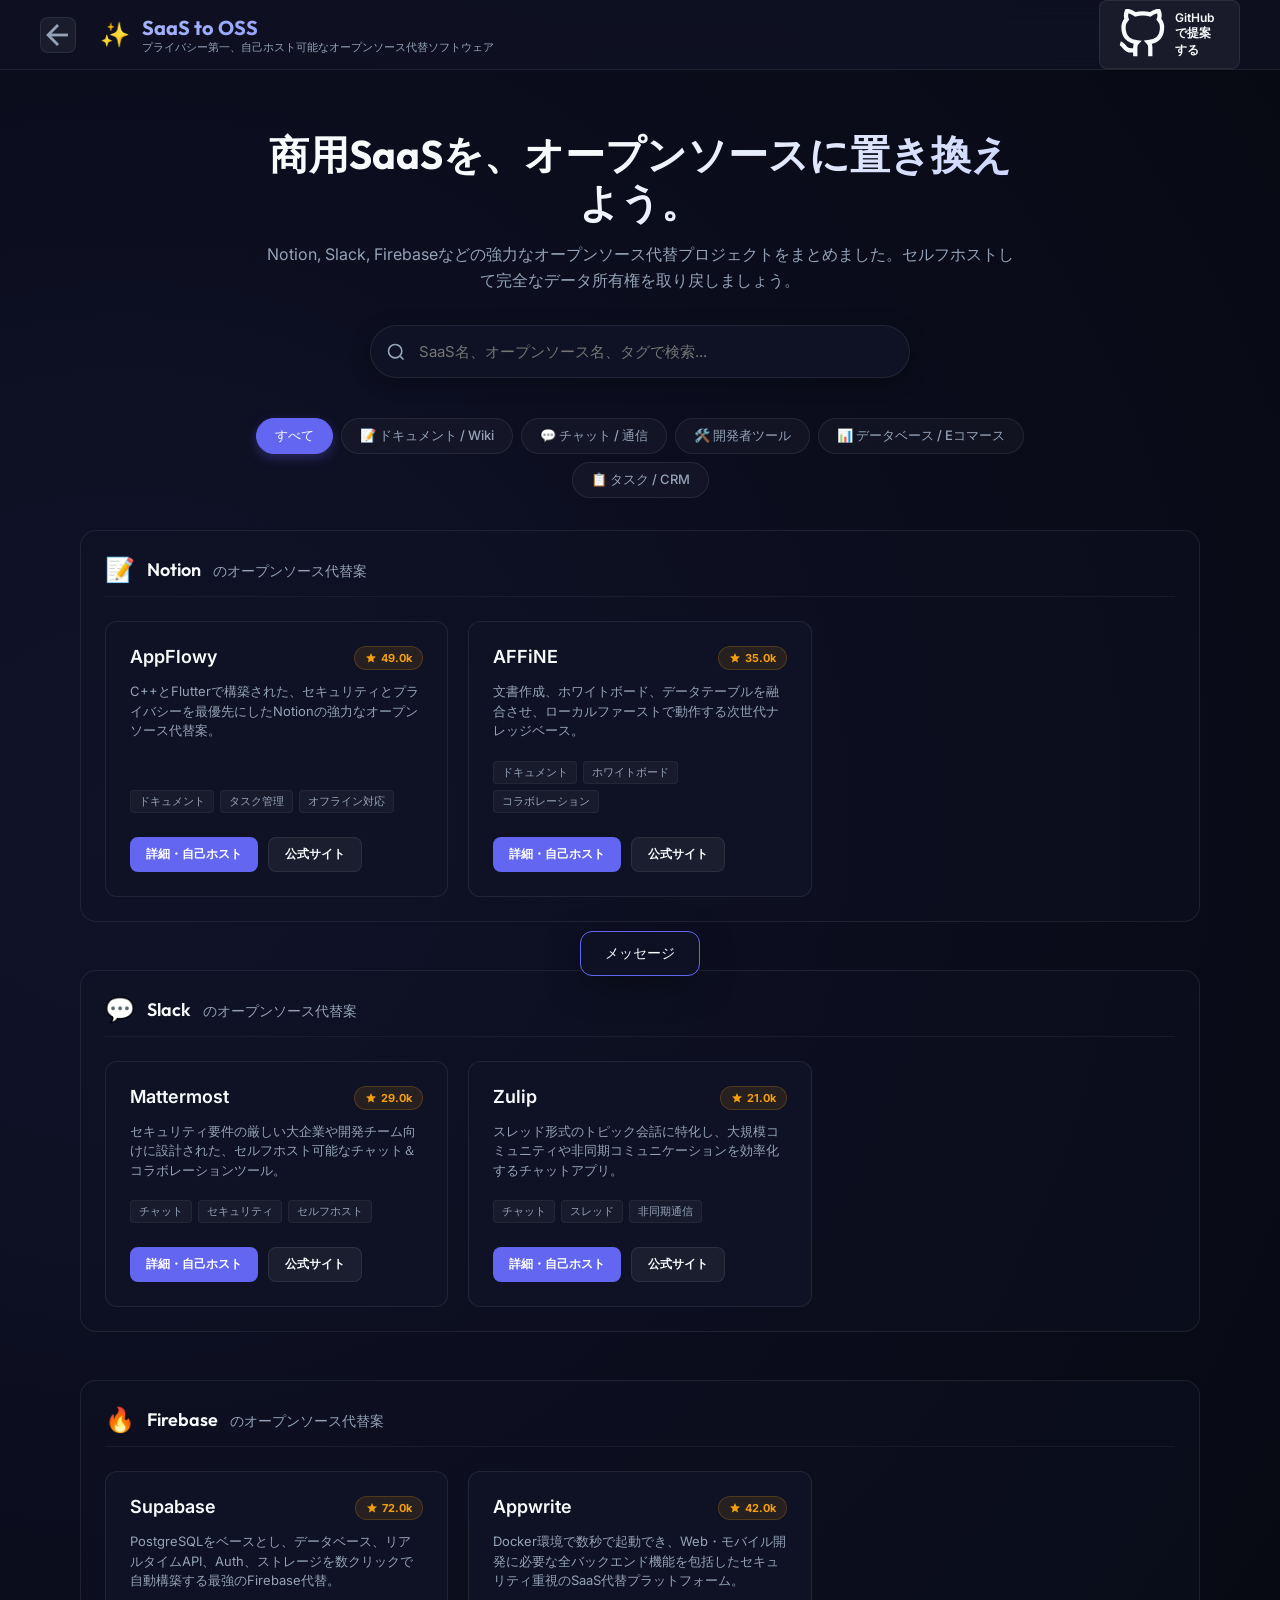
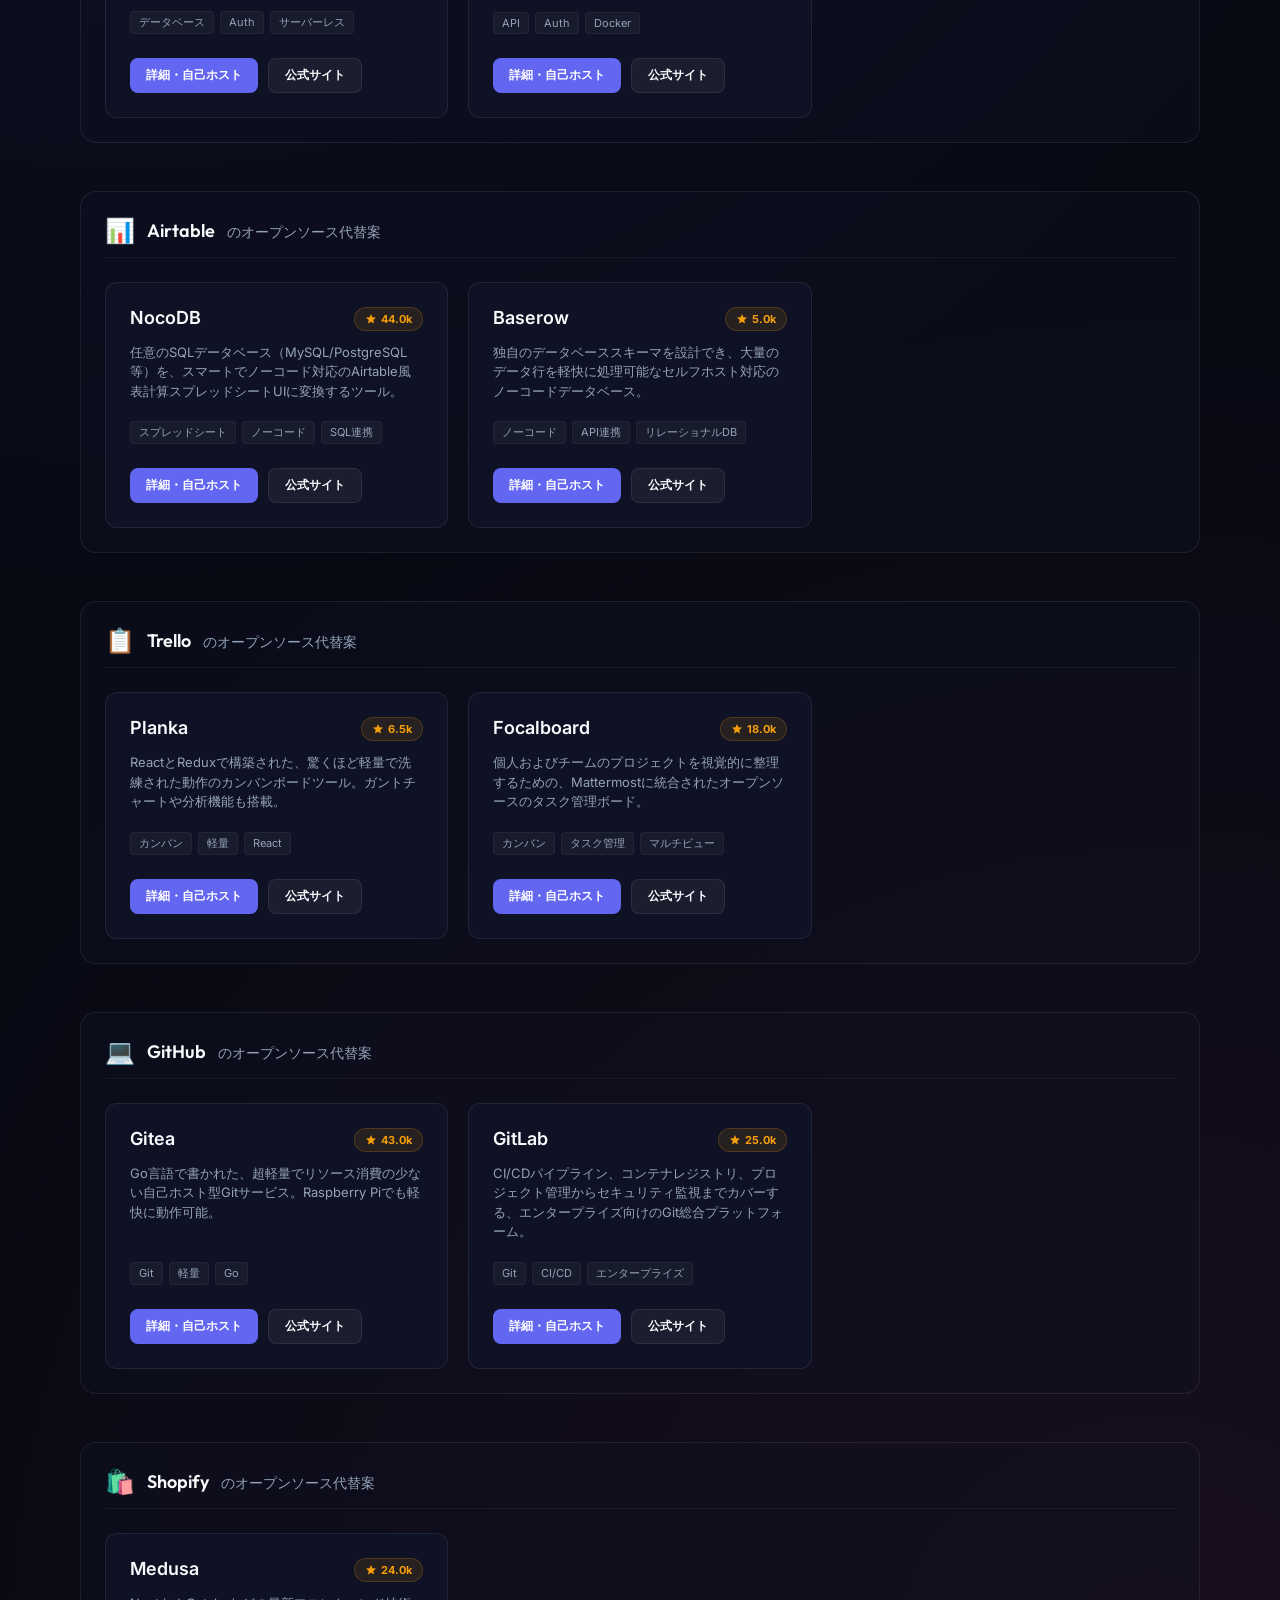
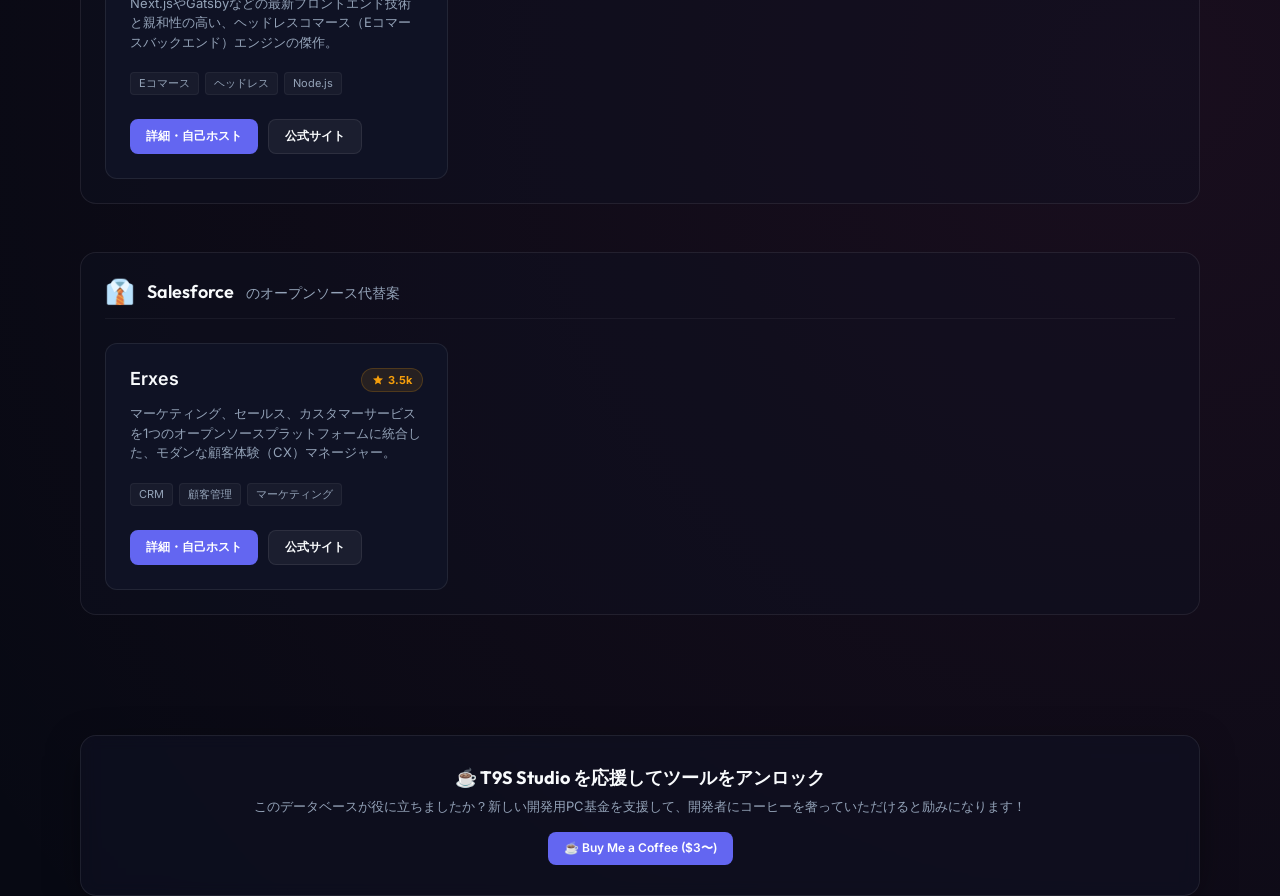
<file: oss-alternatives/index.html>
<!DOCTYPE html>
<html lang="ja">
<head>
    <meta charset="UTF-8">
    <meta name="viewport" content="width=device-width, initial-scale=1.0">
    <title>SaaS to OSS Alternatives - 商用SaaSのオープンソース代替サービス集</title>
    <link rel="preconnect" href="https://fonts.googleapis.com">
    <link rel="preconnect" href="https://fonts.gstatic.com" crossorigin>
    <link href="https://fonts.googleapis.com/css2?family=Inter:wght@300;400;500;600;700&family=Outfit:wght@400;600;700&display=swap" rel="stylesheet">
    <link rel="stylesheet" href="style.css">
</head>
<body>
    <div class="app-container">
        <!-- ナビゲーションバー -->
        <header class="app-header">
            <div class="logo-area">
                <a href="../" class="btn-back" title="ポータルに戻る" id="back-to-portal-link">
                    <svg class="icon" viewBox="0 0 24 24" fill="none" stroke="currentColor" stroke-width="2">
                        <line x1="19" y1="12" x2="5" y2="12"></line>
                        <polyline points="12 19 5 12 12 5"></polyline>
                    </svg>
                </a>
                <span class="logo-icon">✨</span>
                <div class="logo-text">
                    <h1>SaaS to OSS</h1>
                    <p>プライバシー第一、自己ホスト可能なオープンソース代替ソフトウェア</p>
                </div>
            </div>
            <div class="actions-area">
                <a href="https://github.com" target="_blank" class="btn btn-secondary">
                    <svg class="icon" viewBox="0 0 24 24" fill="none" stroke="currentColor" stroke-width="2">
                        <path d="M9 19c-5 1.5-5-2.5-7-3m14 6v-3.87a3.37 3.37 0 0 0-.94-2.61c3.14-.35 6.44-1.54 6.44-7A5.44 5.44 0 0 0 20 4.77 5.07 5.07 0 0 0 19.91 1S18.73.65 16 2.48a13.38 13.38 0 0 0-7 0C6.27.65 5.09 1 5.09 1A5.07 5.07 0 0 0 5 4.77a5.44 5.44 0 0 0-1.5 3.78c0 5.42 3.3 6.61 6.44 7A3.37 3.37 0 0 0 9 18.13V22"/>
                    </svg>
                    GitHubで提案する
                </a>
            </div>
        </header>

        <!-- メインコンテンツ -->
        <main class="app-body">
            <!-- ヒーローセクション -->
            <section class="hero-section">
                <h2>商用SaaSを、オープンソースに置き換えよう。</h2>
                <p>Notion, Slack, Firebaseなどの強力なオープンソース代替プロジェクトをまとめました。セルフホストして完全なデータ所有権を取り戻しましょう。</p>
                
                <!-- 検索・フィルタリングバー -->
                <div class="search-filter-container">
                    <div class="search-box">
                        <svg class="search-icon" viewBox="0 0 24 24" fill="none" stroke="currentColor" stroke-width="2">
                            <circle cx="11" cy="11" r="8"/>
                            <line x1="21" y1="21" x2="16.65" y2="16.65"/>
                        </svg>
                        <input type="text" id="search-input" placeholder="SaaS名、オープンソース名、タグで検索...">
                    </div>
                </div>
            </section>

            <!-- カテゴリタブ -->
            <section class="categories-section">
                <div class="category-tabs" id="category-tabs">
                    <button class="tab-btn active" data-category="all">すべて</button>
                    <button class="tab-btn" data-category="documents">📝 ドキュメント / Wiki</button>
                    <button class="tab-btn" data-category="communication">💬 チャット / 通信</button>
                    <button class="tab-btn" data-category="developer">🛠️ 開発者ツール</button>
                    <button class="tab-btn" data-category="database">📊 データベース / Eコマース</button>
                    <button class="tab-btn" data-category="management">📋 タスク / CRM</button>
                </div>
            </section>

            <!-- グリッドセクション -->
            <section class="grid-section">
                <div class="saas-grid" id="saas-grid">
                    <!-- JavaScriptでカードが動的に挿入されます -->
                </div>
            </section>

            <!-- サポートセクション -->
            <section class="support-footer-section">
                <div class="donation-card-footer">
                    <h4>☕ T9S Studio を応援してツールをアンロック</h4>
                    <p>このデータベースが役に立ちましたか？新しい開発用PC基金を支援して、開発者にコーヒーを奢っていただけると励みになります！</p>
                    <a href="https://www.buymeacoffee.com/t9star" target="_blank" class="btn btn-primary">
                        ☕ Buy Me a Coffee ($3〜)
                    </a>
                </div>
            </section>
        </main>

        <!-- 詳細情報モーダル -->
        <div class="modal" id="details-modal">
            <div class="modal-content">
                <button class="close-btn" id="modal-close-btn">&times;</button>
                <div class="modal-body" id="modal-body">
                    <!-- 動的挿入 -->
                </div>
            </div>
        </div>
    </div>

    <!-- トースト通知 -->
    <div id="toast" class="toast">メッセージ</div>

    <script src="data.js"></script>
    <script src="app.js"></script>
</body>
</html>
</file>
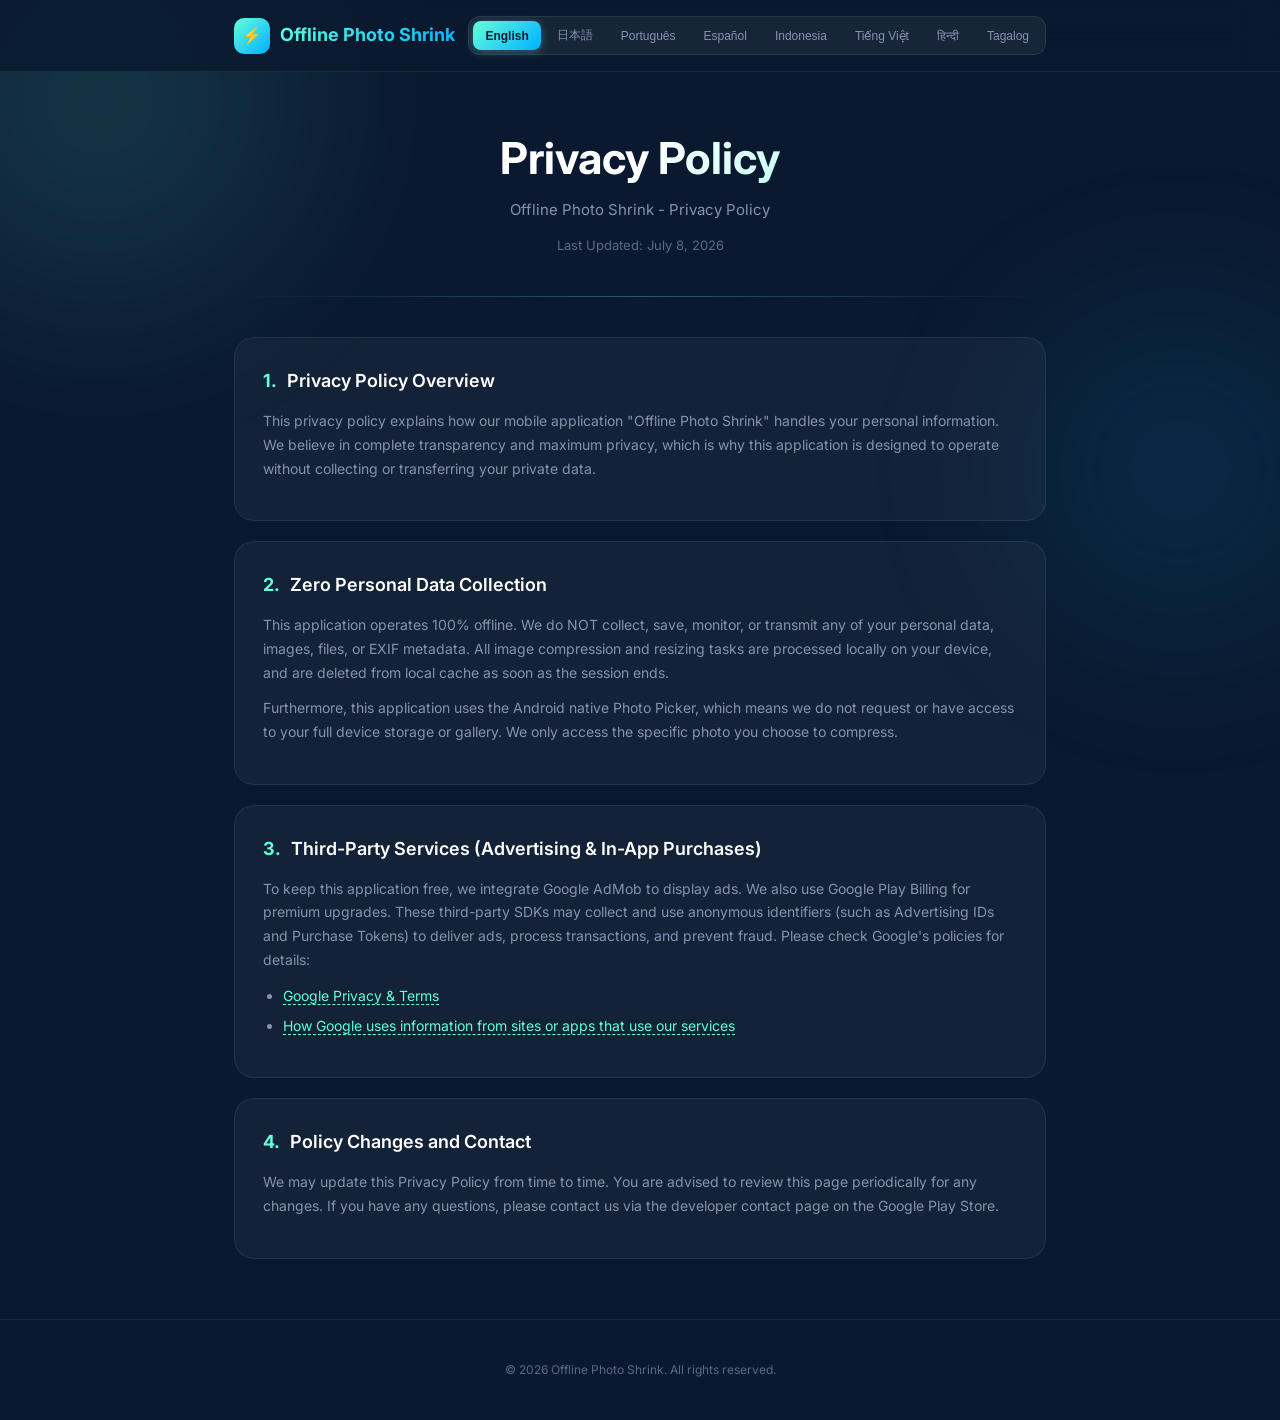
<file: photoshrink-privacy/index.html>
<!DOCTYPE html>
<html lang="ja">
<head>
  <meta charset="UTF-8">
  <meta name="viewport" content="width=device-width, initial-scale=1.0">
  <title>Offline Photo Shrink - Privacy Policy</title>
  <meta name="description" content="Offline Photo Shrink Privacy Policy. Multilingual (English, 日本語, Português, Español, Bahasa Indonesia, Tiếng Việt, हिन्दी, Tagalog) policy.">
  <link rel="preconnect" href="https://fonts.googleapis.com">
  <link rel="preconnect" href="https://fonts.gstatic.com" crossorigin>
  <link href="https://fonts.googleapis.com/css2?family=Inter:wght@300;400;500;600;700&family=Noto+Sans+JP:wght@300;400;500;700&display=swap" rel="stylesheet">
  <style>
    :root {
      --bg-primary: #0a192f; /* アプリのテーマカラーに統一 */
      --bg-secondary: #0d1e36;
      --bg-card: rgba(255,255,255,0.04);
      --bg-card-hover: rgba(255,255,255,0.07);
      --accent-1: #64ffda; /* ティール */
      --accent-2: #00b0ff; /* ブルー */
      --text-primary: #f0f0f8;
      --text-secondary: #8892b0;
      --text-muted: #5a6a8a;
      --border: rgba(255,255,255,0.08);
      --border-accent: rgba(100,255,218,0.3);
      --gradient-1: linear-gradient(135deg, #64ffda 0%, #00b0ff 100%);
      --gradient-2: linear-gradient(135deg, rgba(100,255,218,0.15) 0%, rgba(0,176,255,0.10) 100%);
    }

    *, *::before, *::after {
      margin: 0;
      padding: 0;
      box-sizing: border-box;
    }

    html {
      scroll-behavior: smooth;
    }

    body {
      font-family: 'Inter', 'Noto Sans JP', sans-serif;
      background-color: var(--bg-primary);
      color: var(--text-primary);
      line-height: 1.7;
      min-height: 100vh;
      overflow-x: hidden;
    }

    /* ── Animated background ── */
    .bg-orbs {
      position: fixed;
      inset: 0;
      z-index: 0;
      pointer-events: none;
      overflow: hidden;
    }
    .orb {
      position: absolute;
      border-radius: 50%;
      filter: blur(80px);
      opacity: 0.15;
      animation: floatOrb 12s ease-in-out infinite alternate;
    }
    .orb-1 { width: 500px; height: 500px; background: radial-gradient(circle, #64ffda, transparent); top: -150px; left: -150px; animation-delay: 0s; }
    .orb-2 { width: 400px; height: 400px; background: radial-gradient(circle, #00b0ff, transparent); top: 30%; right: -100px; animation-delay: -4s; }

    @keyframes floatOrb {
      0%   { transform: translate(0, 0) scale(1); }
      100% { transform: translate(40px, 30px) scale(1.1); }
    }

    /* ── Layout ── */
    .container {
      position: relative;
      z-index: 1;
      max-width: 860px;
      margin: 0 auto;
      padding: 0 24px;
    }

    /* ── Header ── */
    header {
      position: sticky;
      top: 0;
      z-index: 100;
      background: rgba(10, 25, 47, 0.8);
      backdrop-filter: blur(20px);
      -webkit-backdrop-filter: blur(20px);
      border-bottom: 1px solid var(--border);
    }

    .header-inner {
      display: flex;
      align-items: center;
      justify-content: space-between;
      padding: 16px 24px;
      max-width: 860px;
      margin: 0 auto;
      flex-wrap: wrap;
      gap: 12px;
    }

    .logo {
      display: flex;
      align-items: center;
      gap: 10px;
    }
    .logo-icon {
      width: 36px;
      height: 36px;
      background: var(--gradient-1);
      border-radius: 10px;
      display: flex;
      align-items: center;
      justify-content: center;
      font-weight: bold;
      color: #0a192f;
    }
    .logo-text {
      font-size: 18px;
      font-weight: 700;
      background: var(--gradient-1);
      -webkit-background-clip: text;
      -webkit-text-fill-color: transparent;
      background-clip: text;
    }

    /* ── Language switcher ── */
    .lang-switcher {
      display: flex;
      gap: 4px;
      background: rgba(255,255,255,0.06);
      border: 1px solid var(--border);
      border-radius: 12px;
      padding: 4px;
      flex-wrap: wrap;
    }

    .lang-btn {
      padding: 6px 12px;
      border: none;
      border-radius: 8px;
      font-size: 12px;
      font-weight: 500;
      cursor: pointer;
      transition: all 0.25s ease;
      background: transparent;
      color: var(--text-secondary);
    }
    .lang-btn:hover {
      color: var(--text-primary);
      background: rgba(255,255,255,0.06);
    }
    .lang-btn.active {
      background: var(--gradient-1);
      color: #0a192f;
      font-weight: 600;
      box-shadow: 0 2px 10px rgba(100,255,218,0.3);
    }

    /* ── Hero ── */
    .hero {
      padding: 60px 0 32px;
      text-align: center;
    }
    .hero h1 {
      font-size: clamp(28px, 5vw, 44px);
      font-weight: 700;
      line-height: 1.2;
      margin-bottom: 12px;
      background: linear-gradient(135deg, #fff 50%, #64ffda 100%);
      -webkit-background-clip: text;
      -webkit-text-fill-color: transparent;
      background-clip: text;
    }
    .hero-subtitle {
      font-size: 15px;
      color: var(--text-secondary);
      max-width: 480px;
      margin: 0 auto 12px;
    }
    .hero-date {
      font-size: 13px;
      color: var(--text-muted);
    }

    .divider {
      height: 1px;
      background: linear-gradient(90deg, transparent, var(--border-accent), transparent);
      margin: 8px 0 40px;
    }

    /* ── Section cards ── */
    .section-card {
      background: var(--bg-card);
      border: 1px solid var(--border);
      border-radius: 20px;
      padding: 28px;
      margin-bottom: 20px;
      transition: background 0.3s ease, border-color 0.3s ease, transform 0.3s ease;
      position: relative;
      overflow: hidden;
    }
    .section-card::before {
      content: '';
      position: absolute;
      inset: 0;
      background: var(--gradient-2);
      opacity: 0;
      transition: opacity 0.3s ease;
      pointer-events: none;
    }
    .section-card:hover::before { opacity: 1; }
    .section-card:hover {
      border-color: var(--border-accent);
      transform: translateY(-1px);
    }

    .section-title {
      font-size: 18px;
      font-weight: 600;
      color: #fff;
      margin-bottom: 12px;
      display: flex;
      align-items: center;
      gap: 10px;
    }
    .section-title span {
      color: var(--accent-1);
      font-weight: 700;
    }

    .section-card p, .section-card ul {
      font-size: 14px;
      color: var(--text-secondary);
      margin-bottom: 12px;
    }
    .section-card ul {
      padding-left: 20px;
    }
    .section-card li {
      margin-bottom: 6px;
    }

    .section-card a {
      color: var(--accent-1);
      text-decoration: none;
      border-bottom: 1px dashed var(--accent-1);
      transition: color 0.2s;
    }
    .section-card a:hover {
      color: var(--accent-2);
      border-bottom-color: var(--accent-2);
    }

    /* ── Language block toggle ── */
    .lang-block {
      display: none;
    }
    .lang-block.active {
      display: block;
      animation: fadeIn 0.4s ease;
    }

    @keyframes fadeIn {
      from { opacity: 0; transform: translateY(10px); }
      to { opacity: 1; transform: translateY(0); }
    }

    footer {
      text-align: center;
      padding: 40px 0;
      font-size: 12px;
      color: var(--text-muted);
      border-top: 1px solid var(--border);
      margin-top: 60px;
    }
  </style>
</head>
<body>

  <div class="bg-orbs">
    <div class="orb orb-1"></div>
    <div class="orb orb-2"></div>
  </div>

  <header>
    <div class="header-inner">
      <div class="logo">
        <div class="logo-icon">⚡</div>
        <div class="logo-text">Offline Photo Shrink</div>
      </div>

      <div class="lang-switcher">
        <button class="lang-btn active" data-target="en">English</button>
        <button class="lang-btn" data-target="ja">日本語</button>
        <button class="lang-btn" data-target="pt">Português</button>
        <button class="lang-btn" data-target="es">Español</button>
        <button class="lang-btn" data-target="in">Indonesia</button>
        <button class="lang-btn" data-target="vi">Tiếng Việt</button>
        <button class="lang-btn" data-target="hi">हिन्दी</button>
        <button class="lang-btn" data-target="tl">Tagalog</button>
      </div>
    </div>
  </header>

  <main class="container">
    <section class="hero">
      <h1>Privacy Policy</h1>
      <p class="hero-subtitle">Offline Photo Shrink - Privacy Policy</p>
      <p class="hero-date">Last Updated: July 8, 2026</p>
    </section>

    <div class="divider"></div>

    <!-- ================= 1. ENGLISH (en) ================= -->
    <div class="lang-block active" id="lang-en">
      <div class="section-card">
        <h2 class="section-title"><span>1.</span> Privacy Policy Overview</h2>
        <p>This privacy policy explains how our mobile application "Offline Photo Shrink" handles your personal information. We believe in complete transparency and maximum privacy, which is why this application is designed to operate without collecting or transferring your private data.</p>
      </div>

      <div class="section-card">
        <h2 class="section-title"><span>2.</span> Zero Personal Data Collection</h2>
        <p>This application operates 100% offline. We do NOT collect, save, monitor, or transmit any of your personal data, images, files, or EXIF metadata. All image compression and resizing tasks are processed locally on your device, and are deleted from local cache as soon as the session ends.</p>
        <p>Furthermore, this application uses the Android native Photo Picker, which means we do not request or have access to your full device storage or gallery. We only access the specific photo you choose to compress.</p>
      </div>

      <div class="section-card">
        <h2 class="section-title"><span>3.</span> Third-Party Services (Advertising & In-App Purchases)</h2>
        <p>To keep this application free, we integrate Google AdMob to display ads. We also use Google Play Billing for premium upgrades. These third-party SDKs may collect and use anonymous identifiers (such as Advertising IDs and Purchase Tokens) to deliver ads, process transactions, and prevent fraud. Please check Google's policies for details:</p>
        <ul>
          <li><a href="https://policies.google.com/privacy" target="_blank" rel="noopener">Google Privacy & Terms</a></li>
          <li><a href="https://policies.google.com/technologies/ads" target="_blank" rel="noopener">How Google uses information from sites or apps that use our services</a></li>
        </ul>
      </div>

      <div class="section-card">
        <h2 class="section-title"><span>4.</span> Policy Changes and Contact</h2>
        <p>We may update this Privacy Policy from time to time. You are advised to review this page periodically for any changes. If you have any questions, please contact us via the developer contact page on the Google Play Store.</p>
      </div>
    </div>

    <!-- ================= 2. JAPANESE (ja) ================= -->
    <div class="lang-block" id="lang-ja">
      <div class="section-card">
        <h2 class="section-title"><span>1.</span> プライバシーポリシーの概要</h2>
        <p>本プライバシーポリシーは、モバイルアプリケーション「Offline Photo Shrink」におけるお客様の情報の取り扱いについて説明するものです。私たちはプライバシーを最優先に考えており、本アプリは個人情報の収集や送信を一切行わない設計となっています。</p>
      </div>

      <div class="section-card">
        <h2 class="section-title"><span>2.</span> 個人情報の「非収集」について</h2>
        <p>本アプリは100%オフラインで動作します。お客様の画像データ、個人情報、位置情報（GPSなどのEXIFメタデータ）を収集、保存、または外部サーバーに送信することは一切ありません。すべての画像圧縮処理は端末内でローカルに実行され、セッション終了後に一時フォルダから自動消去されます。</p>
        <p>また、本アプリはAndroid標準のセキュアなフォトピッカーを採用しているため、お客様の端末ストレージ全体やギャラリー全体へのアクセス権限を要求しません。お客様が明示的に選択した写真のみを一時的に処理します。</p>
      </div>

      <div class="section-card">
        <h2 class="section-title"><span>3.</span> サードパーティサービス（広告・アプリ内課金）</h2>
        <p>本アプリは無料提供を維持するため広告配信にGoogle AdMobを、機能解放（プロ版）のためにGoogle Play Billingを使用しています。これらの外部SDKは、広告のパーソナライズ、決済処理、不正防止の目的で、端末の広告IDや購入履歴などの匿名の識別子を収集する場合があります。詳細はGoogle社のプライバシーポリシーをご確認ください。</p>
        <ul>
          <li><a href="https://policies.google.com/privacy?hl=ja" target="_blank" rel="noopener">Google プライバシーポリシー</a></li>
          <li><a href="https://policies.google.com/technologies/ads?hl=ja" target="_blank" rel="noopener">Googleの広告に関するポリシー</a></li>
        </ul>
      </div>

      <div class="section-card">
        <h2 class="section-title"><span>4.</span> ポリシーの変更とお問い合わせ</h2>
        <p>本ポリシーは必要に応じて更新される場合があります。変更はこのページに掲載された時点で有効となります。ご不明な点がございましたら、Google Playストアのデベロッパー連絡先よりお問い合わせください。</p>
      </div>
    </div>

    <!-- ================= 3. PORTUGUESE (pt) ================= -->
    <div class="lang-block" id="lang-pt">
      <div class="section-card">
        <h2 class="section-title"><span>1.</span> Visão Geral da Política de Privacidade</h2>
        <p>Esta política de privacidade explica como o nosso aplicativo móvel "Offline Photo Shrink" lida com as suas informações pessoais. Acreditamos na transparência total e privacidade máxima, por isso este aplicativo opera sem coletar ou transferir seus dados privados.</p>
      </div>

      <div class="section-card">
        <h2 class="section-title"><span>2.</span> Coleta Zero de Dados Pessoais</h2>
        <p>Este aplicativo opera 100% offline. Nós NÃO coletamos, salvamos, monitoramos ou transmitimos nenhum dos seus dados pessoais, imagens, arquivos ou metadados EXIF. Todo o processo de compactação de imagem é feito localmente no seu dispositivo e excluído imediatamente após o término do uso.</p>
        <p>Além disso, o aplicativo utiliza o seletor de fotos seguro nativo do Android, o que significa que não solicitamos nem temos acesso total ao armazenamento do seu dispositivo. Só acessamos as fotos específicas que você escolhe compactar.</p>
      </div>

      <div class="section-card">
        <h2 class="section-title"><span>3.</span> Serviços de Terceiros (Anúncios e Compras no Aplicativo)</h2>
        <p>Para manter este aplicativo gratuito, integramos o Google AdMob para exibir anúncios e o Google Play Billing para compras internas. Esses SDKs de terceiros podem coletar e usar identificadores anônimos (como IDs de publicidade e tokens de compra) para veicular anúncios, processar transações e prevenir fraudes. Consulte as políticas do Google para obter detalhes:</p>
        <ul>
          <li><a href="https://policies.google.com/privacy" target="_blank" rel="noopener">Políticas de Privacidade e Termos do Google</a></li>
        </ul>
      </div>

      <div class="section-card">
        <h2 class="section-title"><span>4.</span> Alterações na Política e Contato</h2>
        <p>Podemos atualizar nossa Política de Privacidade periodicamente. Se você tiver alguma dúvida, entre em contato conosco através da página de contato do desenvolvedor na Google Play Store.</p>
      </div>
    </div>

    <!-- ================= 4. SPANISH (es) ================= -->
    <div class="lang-block" id="lang-es">
      <div class="section-card">
        <h2 class="section-title"><span>1.</span> Resumen de la Política de Privacidad</h2>
        <p>Esta política de privacidad explica cómo nuestra aplicación móvil "Offline Photo Shrink" maneja su información personal. Creemos en la transparencia total y la privacidad máxima, por lo que esta aplicación está diseñada para funcionar sin recopilar ni transferir sus datos privados.</p>
      </div>

      <div class="section-card">
        <h2 class="section-title"><span>2.</span> Cero Recopilación de Datos Personales</h2>
        <p>Esta aplicación funciona 100% fuera de línea. NO recopilamos, guardamos, monitoreamos ni transmitimos ninguno de sus datos personales, imágenes, archivos o metadatos EXIF. Todo el procesamiento de compresión de imágenes se realiza localmente en su dispositivo y se elimina de la caché temporal tan pronto como finaliza la sesión.</p>
        <p>Además, esta aplicación utiliza el selector de fotos nativo y seguro de Android, lo que significa que no solicitamos ni tenemos acceso completo al almacenamiento de su dispositivo. Solo accedemos a las fotos específicas que elija comprimir.</p>
      </div>

      <div class="section-card">
        <h2 class="section-title"><span>3.</span> Servicios de Terceros (Publicidad y Compras Integradas)</h2>
        <p>Para mantener esta aplicación gratuita, integramos Google AdMob para mostrar anuncios y Google Play Billing para procesar pagos. Estos SDK de terceros pueden recopilar y utilizar identificadores anónimos (como IDs de publicidad e historial de compras) para ofrecer anuncios personalizados y procesar transacciones. Consulte las políticas de Google para obtener más detalles:</p>
        <ul>
          <li><a href="https://policies.google.com/privacy" target="_blank" rel="noopener">Política de Privacidad de Google</a></li>
        </ul>
      </div>

      <div class="section-card">
        <h2 class="section-title"><span>4.</span> Cambios en la Política y Contacto</h2>
        <p>Podemos actualizar nuestra Política de Privacidad periódicamente. Si tiene alguna pregunta, contáctenos a través de la página de contacto del desarrollador en Google Play Store.</p>
      </div>
    </div>

    <!-- ================= 5. INDONESIAN (in) ================= -->
    <div class="lang-block" id="lang-in">
      <div class="section-card">
        <h2 class="section-title"><span>1.</span> Ringkasan Kebijakan Privasi</h2>
        <p>Kebijakan privasi ini menjelaskan bagaimana aplikasi seluler kami "Offline Photo Shrink" menangani informasi pribadi Anda. Kami percaya pada transparansi penuh dan privasi maksimum, itulah sebabnya aplikasi ini dirancang untuk beroperasi tanpa mengumpulkan atau mengirimkan data pribadi Anda.</p>
      </div>

      <div class="section-card">
        <h2 class="section-title"><span>2.</span> Pengumpulan Data Pribadi Nihil</h2>
        <p>Aplikasi ini beroperasi 100% offline. Kami TIDAK mengumpulkan, menyimpan, memantau, atau mengirimkan data pribadi, gambar, file, atau metadata EXIF Anda. Semua proses kompresi gambar dilakukan secara lokal di perangkat Anda dan langsung dihapus setelah sesi berakhir.</p>
        <p>Selain itu, aplikasi ini menggunakan Pemilih Foto aman bawaan Android, yang berarti kami tidak meminta atau memiliki akses ke seluruh penyimpanan perangkat atau galeri Anda. Kami hanya mengakses foto tertentu yang Anda pilih untuk dikompres.</p>
      </div>

      <div class="section-card">
        <h2 class="section-title"><span>3.</span> Layanan Pihak Ketiga (Iklan & Pembelian Dalam Aplikasi)</h2>
        <p>Untuk menjaga aplikasi ini tetap gratis, kami mengintegrasikan Google AdMob untuk menayangkan iklan dan Google Play Billing untuk pembelian fitur premium. SDK pihak ketiga ini dapat mengumpulkan dan menggunakan pengidentifikasi anonim (seperti ID Iklan dan bukti pembelian) untuk menayangkan iklan serta memproses transaksi. Silakan periksa kebijakan Google untuk detailnya:</p>
        <ul>
          <li><a href="https://policies.google.com/privacy" target="_blank" rel="noopener">Kebijakan Privasi & Persyaratan Google</a></li>
        </ul>
      </div>

      <div class="section-card">
        <h2 class="section-title"><span>4.</span> Perubahan Kebijakan dan Kontak</h2>
        <p>Kami dapat memperbarui Kebijakan Privasi kami dari waktu ke waktu. Jika Anda memiliki pertanyaan, silakan hubungi kami melalui halaman kontak pengembang di Google Play Store.</p>
      </div>
    </div>

    <!-- ================= 6. VIETNAMESE (vi) ================= -->
    <div class="lang-block" id="lang-vi">
      <div class="section-card">
        <h2 class="section-title"><span>1.</span> Tổng Quan về Chính Sách Bảo Mật</h2>
        <p>Chính sách bảo mật này giải thích cách ứng dụng di động "Offline Photo Shrink" của chúng tôi xử lý thông tin cá nhân của bạn. Chúng tôi tin tưởng vào sự minh bạch hoàn toàn và quyền riêng tư tối đa, đó là lý do tại sao ứng dụng này được thiết kế để hoạt động mà không thu thập hoặc truyền dữ liệu cá nhân của bạn.</p>
      </div>

      <div class="section-card">
        <h2 class="section-title"><span>2.</span> Không Thu Thập Dữ Liệu Cá Nhân</h2>
        <p>Ứng dụng này hoạt động ngoại tuyến 100%. Chúng tôi KHÔNG thu thập, lưu, theo dõi hoặc truyền tải bất kỳ dữ liệu cá nhân, hình ảnh, tệp tin hoặc siêu dữ liệu EXIF nào của bạn. Tất cả các tác vụ nén hình ảnh được xử lý cục bộ trên thiết bị của bạn và tự động xóa khỏi bộ nhớ đệm ngay khi phiên kết thúc.</p>
        <p>Hơn nữa, ứng dụng này sử dụng Trình chọn ảnh bảo mật mặc định của Android, nghĩa là chúng tôi không yêu cầu hoặc có quyền truy cập vào toàn bộ thư viện hoặc bộ nhớ thiết bị của bạn. Chúng tôi chỉ truy cập vào ảnh cụ thể mà bạn chọn để nén.</p>
      </div>

      <div class="section-card">
        <h2 class="section-title"><span>3.</span> Dịch Vụ Của Bên Thứ Ba (Quảng Cáo & Thanh Toán Trong Ứng Dụng)</h2>
        <p>Để duy trì ứng dụng này miễn phí, chúng tôi tích hợp Google AdMob để hiển thị quảng cáo và Google Play Billing cho các giao dịch mua hàng. Các SDK bên thứ ba này có thể thu thập và sử dụng mã nhận dạng ẩn danh (chẳng hạn như ID Quảng cáo và lịch sử mua hàng) để phục vụ cho việc quảng cáo và thanh toán. Vui lòng kiểm tra các chính sách của Google để biết chi tiết:</p>
        <ul>
          <li><a href="https://policies.google.com/privacy" target="_blank" rel="noopener">Chính sách bảo mật của Google</a></li>
        </ul>
      </div>

      <div class="section-card">
        <h2 class="section-title"><span>4.</span> Thay Đổi Chính Sách và Liên Hệ</h2>
        <p>Chúng tôi có thể cập nhật Chính sách Bảo mật này theo thời gian. Nếu bạn có bất kỳ câu hỏi nào, vui lòng liên hệ với chúng tôi qua trang liên hệ của nhà phát triển trên Google Play Store.</p>
      </div>
    </div>

    <!-- ================= 7. HINDI (hi) ================= -->
    <div class="lang-block" id="lang-hi">
      <div class="section-card">
        <h2 class="section-title"><span>1.</span> गोपनीयता नीति का अवलोकन</h2>
        <p>यह गोपनीयता नीति बताती है कि हमारा मोबाइल एप्लिकेशन "Offline Photo Shrink" आपकी व्यक्तिगत जानकारी को कैसे संभालता है। हम पूर्ण पारदर्शिता और अधिकतम गोपनीयता में विश्वास करते हैं, यही कारण है कि यह एप्लिकेशन आपकी निजी जानकारी को एकत्र या स्थानांतरित किए बिना काम करने के लिए डिज़ाइन किया गया है।</p>
      </div>

      <div class="section-card">
        <h2 class="section-title"><span>2.</span> शून्य व्यक्तिगत डेटा संग्रह</h2>
        <p>यह एप्लिकेशन 100% ऑफ़लाइन काम करता है। हम आपके किसी भी व्यक्तिगत डेटा, छवियों, फ़ाइलों या EXIF मेटाडेटा को एकत्र, सहेजते, ट्रैक या स्थानांतरित नहीं करते हैं। सभी छवि कंप्रेसन कार्य आपके डिवाइस पर स्थानीय रूप से संसाधित होते हैं और सत्र समाप्त होते ही कैश से हटा दिए जाते हैं।</p>
        <p>इसके अलावा, यह एप्लिकेशन एंड्रॉइड के सुरक्षित फोटो पिकर का उपयोग करता है, जिसका अर्थ है कि हम आपके पूरे डिवाइस स्टोरेज या गैलरी तक पहुंच की मांग नहीं करते हैं। हम केवल उसी विशिष्ट फोटो तक पहुंचते हैं जिसे आप कंप्रेस करना चुनते हैं।</p>
      </div>

      <div class="section-card">
        <h2 class="section-title"><span>3.</span> तृतीय-पक्ष सेवाएँ (विज्ञापन और इन-ऐप खरीदारी)</h2>
        <p>इस एप्लिकेशन को मुफ्त रखने के लिए, हम विज्ञापन दिखाने के लिए Google AdMob को एकीकृत करते हैं और इन-ऐप अपग्रेड के लिए Google Play Billing का उपयोग करते हैं। ये तृतीय-पक्ष SDK विज्ञापन देने और लेन-देन संसाधित करने के लिए अज्ञात पहचानकर्ताओं (जैसे विज्ञापन आईडी और खरीद विवरण) को एकत्र और उपयोग कर सकते हैं। विवरण के लिए कृपया Google की नीतियां देखें:</p>
        <ul>
          <li><a href="https://policies.google.com/privacy" target="_blank" rel="noopener">Google गोपनीयता नीति</a></li>
        </ul>
      </div>

      <div class="section-card">
        <h2 class="section-title"><span>4.</span> नीति में बदलाव और संपर्क</h2>
        <p>हम समय-समय पर अपनी गोपनीयता नीति को अपडेट कर सकते हैं। यदि आपके कोई प्रश्न हैं, तो कृपया Google Play Store पर डेवलपर संपर्क पृष्ठ के माध्यम से हमसे संपर्क करें।</p>
      </div>
    </div>

    <!-- ================= 8. TAGALOG (tl) ================= -->
    <div class="lang-block" id="lang-tl">
      <div class="section-card">
        <h2 class="section-title"><span>1.</span> Pangkalahatang-ideya ng Patakaran sa Privacy</h2>
        <p>Ipinapaliwanag ng patakarang sa privacy na ito kung paano pinangangasiwaan ng aming mobile application na "Offline Photo Shrink" ang iyong personal na impormasyon. Naniniwala kami sa kumpletong transparency at maximum na privacy, kung kaya't ang application na ito ay dinisenyo upang gumana nang hindi nangongolekta o naglilipat ng iyong pribadong data.</p>
      </div>

      <div class="section-card">
        <h2 class="section-title"><span>2.</span> Zero Koleksyon ng Personal na Data</h2>
        <p>Ang application na ito ay gumagana nang 100% offline. HINDI kami nangongolekta, nagse-save, nagmo-monitor, o nagpapadala ng anuman sa iyong personal na data, mga larawan, mga file, o EXIF metadata. Lahat ng mga proseso sa pag-compress ng larawan ay ginagawa sa iyong device at awtomatikong tinatanggal pagkatapos ng session.</p>
        <p>Bukod dito, ginagamit ng application na ito ang native at secure na Photo Picker ng Android, na nangangahulugang hindi kami humihingi ng access sa buong storage o gallery ng iyong device. Ina-access lang namin ang partikular na larawan na pipiliin mong i-compress.</p>
      </div>

      <div class="section-card">
        <h2 class="section-title"><span>3.</span> Mga Serbisyo ng Third-Party (Ad at In-App Purchases)</h2>
        <p>Upang manatiling libre ang application na ito, isinasama namin ang Google AdMob upang magpakita ng mga ad at Google Play Billing para sa mga in-app na pagbili. Ang mga third-party SDK na ito ay maaaring mangolekta at gumamit ng mga hindi kilalang identifier (tulad ng mga Advertising ID at purchase tokens) upang maghatid ng mga personalized na ad at suriin ang pagganap. Mangyaring suriin ang mga patakaran ng Google para sa mga detalye:</p>
        <ul>
          <li><a href="https://policies.google.com/privacy" target="_blank" rel="noopener">Patakaran sa Privacy ng Google</a></li>
        </ul>
      </div>

      <div class="section-card">
        <h2 class="section-title"><span>4.</span> Mga Pagbabago sa Patakaran at Kontak</h2>
        <p>Maaari naming i-update ang aming Patakaran sa Privacy paminsan-minsan. Kung mayroon kang anumang mga katanungan, mangyaring makipag-ugnay sa amin sa pamamagitan ng page ng kontak ng developer sa Google Play Store.</p>
      </div>
    </div>

  </main>

  <footer>
    <div class="container">
      <p>&copy; 2026 Offline Photo Shrink. All rights reserved.</p>
    </div>
  </footer>

  <script>
    function init() {
      const buttons = document.querySelectorAll('.lang-btn');
      const blocks = document.querySelectorAll('.lang-block');

      // 8 supported languages
      const supportedLangs = ['en', 'ja', 'pt', 'es', 'in', 'vi', 'hi', 'tl'];

      // Detect user browser language
      let defaultLang = 'en'; // fallback
      const userLangs = navigator.languages || [navigator.language || navigator.userLanguage];
      
      for (const lang of userLangs) {
        const primaryCode = lang.split('-')[0].toLowerCase();
        // Map browser code 'id' to HTML ID 'in' for Indonesian
        const mappedCode = primaryCode === 'id' ? 'in' : primaryCode;
        
        if (supportedLangs.includes(mappedCode)) {
          defaultLang = mappedCode;
          break;
        }
      }

      // Switch language function
      function switchLang(targetLang) {
        buttons.forEach(btn => {
          if (btn.getAttribute('data-target') === targetLang) {
            btn.classList.add('active');
          } else {
            btn.classList.remove('active');
          }
        });

        blocks.forEach(block => {
          if (block.id === `lang-${targetLang}`) {
            block.classList.add('active');
          } else {
            block.classList.remove('active');
          }
        });
      }

      // Add event listeners to switcher buttons
      buttons.forEach(button => {
        button.addEventListener('click', () => {
          const target = button.getAttribute('data-target');
          switchLang(target);
        });
      });

      // Apply initial language based on browser detection
      switchLang(defaultLang);
    }

    // Safety initialization guard
    if (document.readyState === 'loading') {
      document.addEventListener('DOMContentLoaded', init);
    } else {
      init();
    }
  </script>
</body>
</html>
</file>
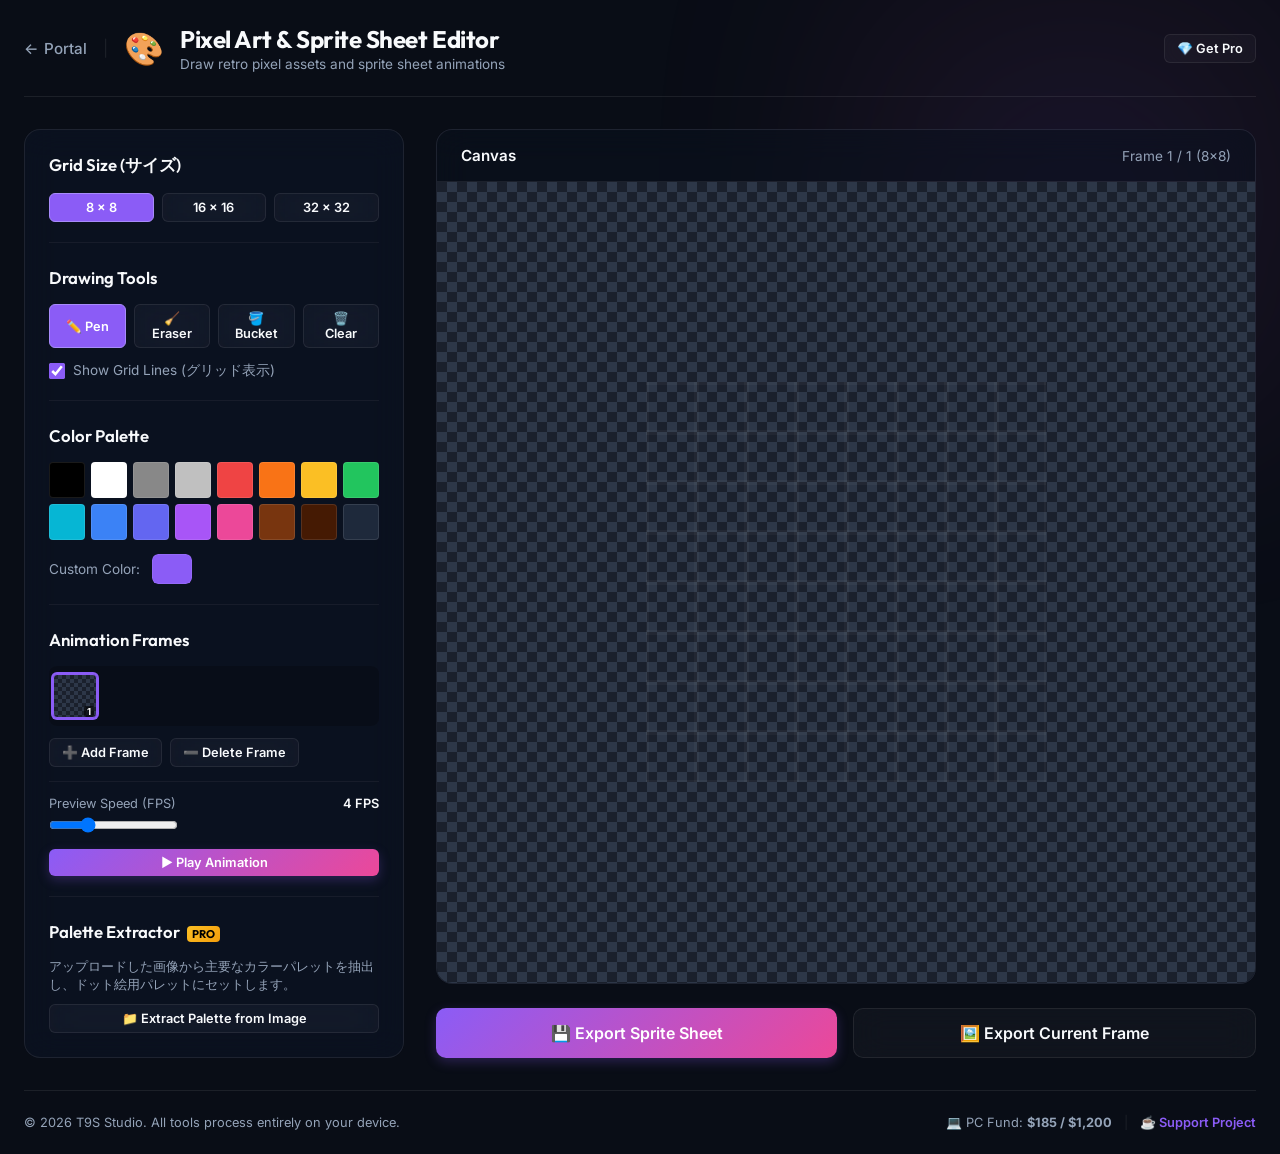
<file: pixel-art-editor/index.html>
<!DOCTYPE html>
<html lang="ja">
<head>
    <meta charset="UTF-8">
    <meta name="viewport" content="width=device-width, initial-scale=1.0">
    <title>Pixel Art & Sprite Sheet Editor - T9S Studio</title>
    <meta name="description" content="ブラウザ上で動くドット絵エディター。グリッド上で絵を描き、アニメーションのプレビューやスプライトシート（PNG）としての書き出しが完全ローカルで行えます。">
    <!-- Google Fonts -->
    <link rel="preconnect" href="https://fonts.googleapis.com">
    <link rel="preconnect" href="https://fonts.gstatic.com" crossorigin>
    <link href="https://fonts.googleapis.com/css2?family=Inter:wght@300;400;500;600;700&family=Outfit:wght@400;500;600;700;800&display=swap" rel="stylesheet">
    <link rel="stylesheet" href="style.css">
</head>
<body>
    <div class="bg-glow"></div>

    <div class="app-container">
        <!-- ヘッダー -->
        <header class="app-header">
            <div class="header-left">
                <a href="../index.html" class="back-link">
                    <span class="icon">←</span> Portal
                </a>
                <span class="divider">|</span>
                <span class="logo-icon">🎨</span>
                <div class="title-group">
                    <h1>Pixel Art & Sprite Sheet Editor</h1>
                    <p>Draw retro pixel assets and sprite sheet animations</p>
                </div>
            </div>
            <div class="header-right">
                <button class="btn btn-secondary btn-sm" id="pro-status-btn">💎 Get Pro</button>
            </div>
        </header>

        <!-- メインエリア -->
        <main class="app-main">
            <!-- コントロールパネル (左側) -->
            <section class="control-panel">
                <!-- グリッドサイズ -->
                <div class="control-group">
                    <h3>Grid Size (サイズ)</h3>
                    <div class="grid-buttons">
                        <button class="btn btn-secondary btn-sm active" data-size="8">8 x 8</button>
                        <button class="btn btn-secondary btn-sm" data-size="16">16 x 16</button>
                        <button class="btn btn-secondary btn-sm" data-size="32">32 x 32</button>
                    </div>
                </div>

                <!-- ツール -->
                <div class="control-group">
                    <h3>Drawing Tools</h3>
                    <div class="tool-buttons">
                        <button class="btn btn-secondary btn-sm active" id="tool-pen">✏️ Pen</button>
                        <button class="btn btn-secondary btn-sm" id="tool-eraser">🧹 Eraser</button>
                        <button class="btn btn-secondary btn-sm" id="tool-bucket">🪣 Bucket</button>
                        <button class="btn btn-secondary btn-sm" id="tool-clear">🗑️ Clear</button>
                    </div>
                    <div class="checkbox-field" style="margin-top: 14px;">
                        <label class="checkbox-label">
                            <input type="checkbox" id="param-grid-lines" checked>
                            <span>Show Grid Lines (グリッド表示)</span>
                        </label>
                    </div>
                </div>

                <!-- パレット -->
                <div class="control-group">
                    <h3>Color Palette</h3>
                    <div class="palette-grid" id="preset-palette">
                        <!-- 動的にプリセットカラーが生成されます -->
                    </div>
                    <div class="color-picker-field" style="margin-top: 14px;">
                        <label for="color-custom">Custom Color:</label>
                        <input type="color" id="color-custom" value="#8b5cf6">
                    </div>
                </div>

                <!-- アニメーションフレーム管理 -->
                <div class="control-group">
                    <h3>Animation Frames</h3>
                    <div class="frame-manager">
                        <div class="frame-list-wrapper" id="frame-container">
                            <!-- フレームのサムネイルリストがここに生成されます -->
                        </div>
                        <div class="frame-actions" style="margin-top: 12px; display: flex; gap: 8px;">
                            <button class="btn btn-secondary btn-sm" id="btn-add-frame">➕ Add Frame</button>
                            <button class="btn btn-secondary btn-sm" id="btn-delete-frame">➖ Delete Frame</button>
                        </div>
                        <div class="animation-play-controls" style="margin-top: 14px; border-top: 1px solid rgba(255,255,255,0.05); padding-top: 14px;">
                            <div class="slider-field">
                                <div class="slider-label">
                                    <span>Preview Speed (FPS)</span>
                                    <span class="val" id="val-fps">4 FPS</span>
                                </div>
                                <input type="range" id="param-fps" min="1" max="12" value="4" step="1">
                            </div>
                            <button class="btn btn-primary btn-sm btn-block" id="btn-toggle-play">▶️ Play Animation</button>
                        </div>
                    </div>
                </div>

                <!-- 画像からパレット自動抽出 (Pro) -->
                <div class="control-group">
                    <h3>Palette Extractor <span class="badge-pro">Pro</span></h3>
                    <p class="desc-text">アップロードした画像から主要なカラーパレットを抽出し、ドット絵用パレットにセットします。</p>
                    <input type="file" id="image-extractor-input" accept="image/*" class="hidden">
                    <button class="btn btn-secondary btn-sm btn-block" id="btn-trigger-extractor">📁 Extract Palette from Image</button>
                </div>
            </section>

            <!-- プレビュー＆出力 (右側) -->
            <section class="preview-panel">
                <div class="canvas-card">
                    <div class="preview-header">
                        <span class="preview-title">Canvas</span>
                        <div class="preview-controls">
                            <span id="canvas-indicator">Frame 1 / 1</span>
                        </div>
                    </div>
                    <div class="canvas-wrapper">
                        <!-- ドット絵描画キャンバス -->
                        <canvas id="paint-canvas"></canvas>
                        <!-- グリッド線用の重ね合わせ透明キャンバス -->
                        <canvas id="grid-canvas"></canvas>
                    </div>
                </div>

                <!-- ダウンロードエリア -->
                <div class="action-section">
                    <button class="btn btn-primary btn-lg" id="btn-export-sprite">💾 Export Sprite Sheet</button>
                    <button class="btn btn-secondary btn-lg" id="btn-export-frame">🖼️ Export Current Frame</button>
                </div>
            </section>
        </main>

        <!-- フッター -->
        <footer class="app-footer">
            <p>© 2026 T9S Studio. All tools process entirely on your device.</p>
            <div class="footer-fund-info">
                <span>💻 PC Fund: <strong>$185 / $1,200</strong></span>
                <span class="divider">|</span>
                <a href="#support" id="footer-support-link">☕ Support Project</a>
            </div>
        </footer>
    </div>

    <!-- Proアンロックモーダル -->
    <div class="modal" id="pro-modal">
        <div class="modal-content">
            <div class="modal-header">
                <h2>💎 Pro Features Unlock</h2>
                <button class="close-btn" id="close-modal-btn">&times;</button>
            </div>
            <div class="modal-body">
                <p>
                    <strong>「カラーパレット画像抽出」</strong>や<strong>「4フレーム以上のアニメーション」</strong>などの高度なプロ機能は、Pro版限定となっています。
                </p>
                <div class="modal-fund-box">
                    <h4>新しい開発PC基金へのご協力をお願いします</h4>
                    <p>
                        現在、開発者はオンデバイスAI開発などのため、新しいPCの購入資金を募っています。Buy Me a Coffee 等で <strong>$3 以上</strong> の支援を行っていただくか、プロジェクトを応援してアンロックキーを入手してください！
                    </p>
                    <div class="modal-action-links">
                        <a href="https://www.buymeacoffee.com/" target="_blank" class="btn btn-primary btn-sm">☕ Buy Me a Coffee ($3~)</a>
                    </div>
                </div>
                <div class="unlock-form">
                    <label for="pro-key-input">アンロックキーを入力してください (例: 支援メッセージ等で提供されたキー)</label>
                    <div class="input-group">
                        <input type="text" id="pro-key-input" placeholder="T9S-XXXX-XXXX">
                        <button class="btn btn-secondary" id="btn-submit-key">Apply Key</button>
                    </div>
                    <p class="error-msg hidden" id="key-error-msg">無効なキーです。もう一度お確かめください。</p>
                </div>
            </div>
        </div>
    </div>

    <!-- トースト通知 -->
    <div class="toast hidden" id="toast-notification"></div>
    <script src="app.js"></script>
</body>
</html>
</file>
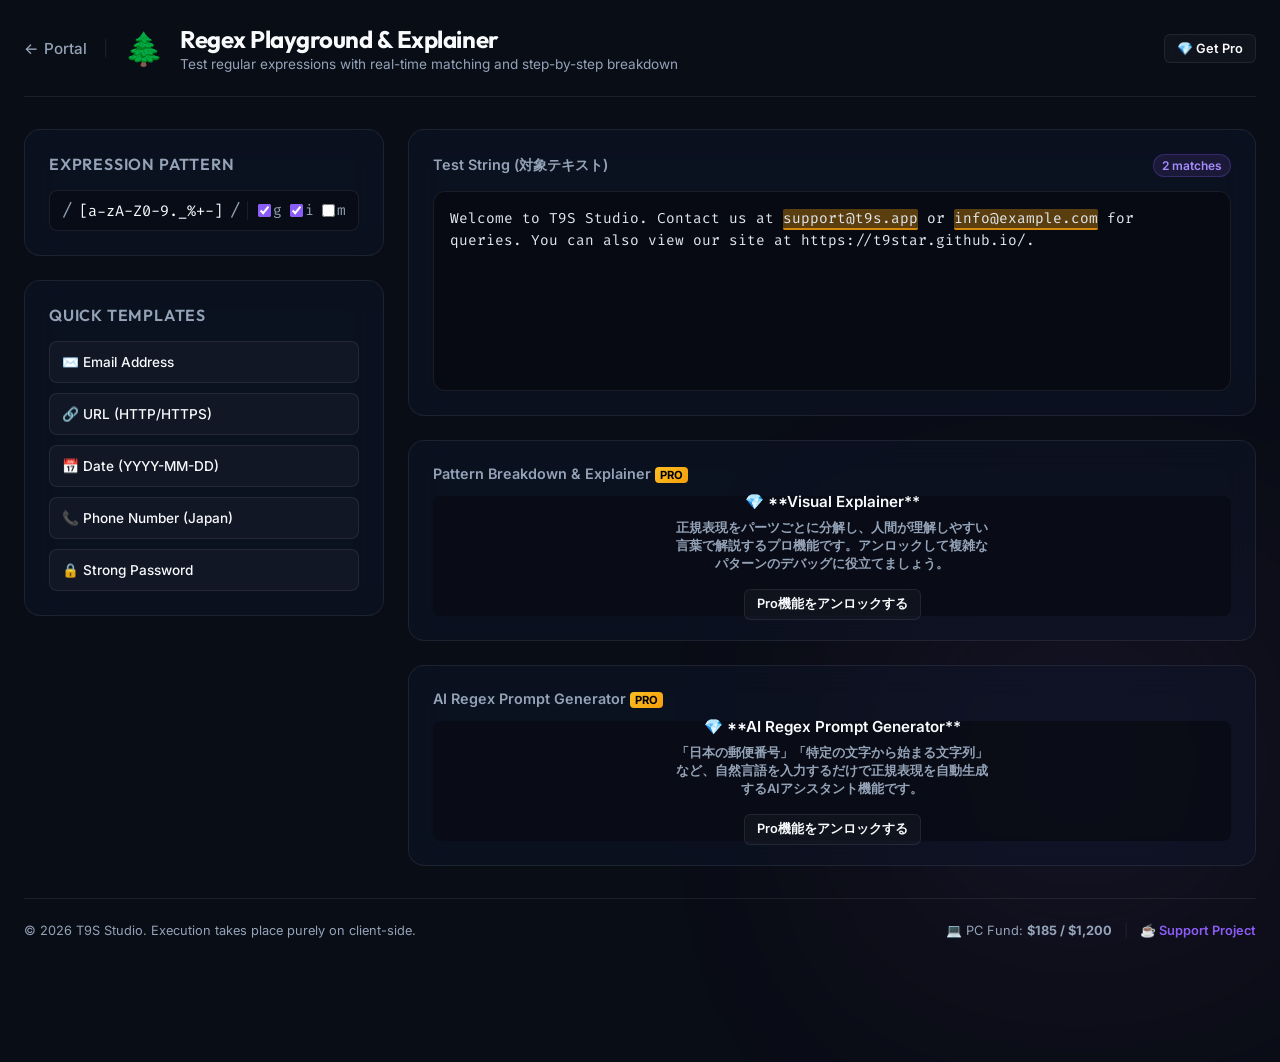
<file: regex-playground/index.html>
<!DOCTYPE html>
<html lang="ja">
<head>
    <meta charset="UTF-8">
    <meta name="viewport" content="width=device-width, initial-scale=1.0">
    <title>Regex Playground & Explainer - T9S Studio</title>
    <meta name="description" content="リアルタイムに正規表現のマッチングを確認し、複雑な正規表現パターンを分かりやすく分解解説する、開発者のためのPlaygroundツールです。">
    <!-- Google Fonts -->
    <link rel="preconnect" href="https://fonts.googleapis.com">
    <link rel="preconnect" href="https://fonts.gstatic.com" crossorigin>
    <link href="https://fonts.googleapis.com/css2?family=Inter:wght@300;400;500;600;700&family=Outfit:wght@400;500;600;700;800&family=Fira+Code:wght@400;500;600&display=swap" rel="stylesheet">
    <link rel="stylesheet" href="style.css">
</head>
<body>
    <div class="bg-glow"></div>

    <div class="app-container">
        <!-- ヘッダー -->
        <header class="app-header">
            <div class="header-left">
                <a href="../index.html" class="back-link">
                    <span class="icon">←</span> Portal
                </a>
                <span class="divider">|</span>
                <span class="logo-icon">🌲</span>
                <div class="title-group">
                    <h1>Regex Playground & Explainer</h1>
                    <p>Test regular expressions with real-time matching and step-by-step breakdown</p>
                </div>
            </div>
            <div class="header-right">
                <button class="btn btn-secondary btn-sm" id="pro-status-btn">💎 Get Pro</button>
            </div>
        </header>

        <!-- メインエリア -->
        <main class="app-main">
            <!-- 左カラム: パターン入力 ＆ テンプレート -->
            <section class="config-column">
                <!-- パターン入力 -->
                <div class="card config-card">
                    <h3>Expression Pattern</h3>
                    <div class="regex-input-row">
                        <span class="regex-slash">/</span>
                        <input type="text" id="regex-pattern" placeholder="[a-zA-Z0-9._%+-]+@[a-zA-Z0-9.-]+\.[a-zA-Z]{2,}" value="[a-zA-Z0-9._%+-]+@[a-zA-Z0-9.-]+\.[a-zA-Z]{2,}">
                        <span class="regex-slash">/</span>
                        <div class="flags-group">
                            <label class="flag-label" title="Global (すべてのマッチ)"><input type="checkbox" id="flag-g" checked>g</label>
                            <label class="flag-label" title="Case insensitive (大文字小文字を区別しない)"><input type="checkbox" id="flag-i" checked>i</label>
                            <label class="flag-label" title="Multiline (複数行マッチ)"><input type="checkbox" id="flag-m">m</label>
                        </div>
                    </div>
                    <!-- エラーインジケーター -->
                    <div class="regex-error hidden" id="regex-syntax-error">
                        Invalid regular expression.
                    </div>
                </div>

                <!-- テンプレート集 -->
                <div class="card templates-card">
                    <h3>Quick Templates</h3>
                    <div class="template-list">
                        <button class="tpl-btn" data-pattern="[a-zA-Z0-9._%+-]+@[a-zA-Z0-9.-]+\.[a-zA-Z]{2,}" data-flags="gi" data-text="Welcome to T9S Studio. Contact us at support@t9s.app or info@example.com for queries.">✉️ Email Address</button>
                        <button class="tpl-btn" data-pattern="https?:\/\/(www\.)?[-a-zA-Z0-9@:%._\+~#=]{1,256}\.[a-zA-Z0-9()]{1,6}\b([-a-zA-Z0-9()@:%_\+.~#?&//=]*)" data-flags="g" data-text="Check our portal at https://t9star.github.io/ or the tools at http://t9star.github.io/mockup-studio/.">🔗 URL (HTTP/HTTPS)</button>
                        <button class="tpl-btn" data-pattern="\b\d{4}[-\/]\d{2}[-\/]\d{2}\b" data-flags="g" data-text="The deployment date is 2026-06-11, and the next review is scheduled for 2026/07/15.">📅 Date (YYYY-MM-DD)</button>
                        <button class="tpl-btn" data-pattern="\b0\d{1,4}-\d{1,4}-\d{4}\b" data-flags="g" data-text="You can call us at 03-1234-5678 or fax to 090-9876-5432.">📞 Phone Number (Japan)</button>
                        <button class="tpl-btn" data-pattern="(?=.*[A-Z])(?=.*[a-z])(?=.*\d)[A-Za-z\d]{8,}" data-flags="g" data-text="Pass1234 (Valid)\npassword (Invalid - no uppercase/digit)\nUPPER123 (Invalid - no lowercase)">🔒 Strong Password</button>
                    </div>
                </div>
            </section>

            <!-- 右カラム: テキスト入力 ＆ ハイライト表示 ＆ 解説 -->
            <section class="workspace-column">
                <!-- テキストハイライトエリア -->
                <div class="card editor-card">
                    <div class="card-header">
                        <span>Test String (対象テキスト)</span>
                        <span class="match-counter" id="match-count-badge">0 matches</span>
                    </div>
                    <!-- レイヤードエディタコンテナ -->
                    <div class="editor-wrapper">
                        <div class="backdrop" id="highlight-backdrop">
                            <div class="highlights" id="highlight-overlay">
                                <!-- ハイライトHTMLがここに動的同期されます -->
                            </div>
                        </div>
                        <textarea id="test-text" spellcheck="false">Welcome to T9S Studio. Contact us at support@t9s.app or info@example.com for queries. You can also view our site at https://t9star.github.io/.</textarea>
                    </div>
                </div>

                <!-- 分解解説 (Explainer) -->
                <div class="card explainer-card">
                    <div class="card-header">
                        <span>Pattern Breakdown & Explainer <span class="badge-pro">Pro</span></span>
                    </div>
                    <div class="explainer-body" id="explainer-container">
                        <!-- 解説文がここに生成されます -->
                        <div class="pro-locked-overlay" id="explainer-lock">
                            <p>💎 **Visual Explainer**</p>
                            <p class="lock-desc">正規表現をパーツごとに分解し、人間が理解しやすい言葉で解説するプロ機能です。アンロックして複雑なパターンのデバッグに役立てましょう。</p>
                            <button class="btn btn-secondary btn-sm" id="btn-unlock-explainer">Pro機能をアンロックする</button>
                        </div>
                    </div>
                </div>

                <!-- AI正規表現生成器 (AI Generator) -->
                <div class="card ai-card">
                    <div class="card-header">
                        <span>AI Regex Prompt Generator <span class="badge-pro">Pro</span></span>
                    </div>
                    <div class="ai-body">
                        <div class="pro-locked-overlay" id="ai-generator-lock">
                            <p>💎 **AI Regex Prompt Generator**</p>
                            <p class="lock-desc">「日本の郵便番号」「特定の文字から始まる文字列」など、自然言語を入力するだけで正規表現を自動生成するAIアシスタント機能です。</p>
                            <button class="btn btn-secondary btn-sm" id="btn-unlock-ai">Pro機能をアンロックする</button>
                        </div>
                        <div class="ai-content-inner hidden" id="ai-generator-content">
                            <label for="ai-prompt-input">どのような正規表現を作りたいですか？ (自然言語で入力)</label>
                            <div class="input-group">
                                <input type="text" id="ai-prompt-input" placeholder="例: 3桁-4桁の日本の郵便番号にマッチするもの">
                                <button class="btn btn-primary btn-sm" id="btn-ai-generate">AI Generate</button>
                            </div>
                            <div class="ai-result-box hidden" id="ai-result-box">
                                <div class="ai-result-header">
                                    <span>Generated Pattern:</span>
                                    <button class="action-btn" id="btn-use-ai-pattern">Use this pattern</button>
                                </div>
                                <code id="ai-result-pattern">^\d{3}-\d{4}$</code>
                                <p id="ai-result-explain">解説: 3桁の数字、ハイフン、4桁の数字に順番に一致し、文字列全体がこれに適合することを示します。</p>
                            </div>
                        </div>
                    </div>
                </div>
            </section>
        </main>

        <!-- フッター -->
        <footer class="app-footer">
            <p>© 2026 T9S Studio. Execution takes place purely on client-side.</p>
            <div class="footer-fund-info">
                <span>💻 PC Fund: <strong>$185 / $1,200</strong></span>
                <span class="divider">|</span>
                <a href="#support" id="footer-support-link">☕ Support Project</a>
            </div>
        </footer>
    </div>

    <!-- Proアンロックモーダル -->
    <div class="modal" id="pro-modal">
        <div class="modal-content">
            <div class="modal-header">
                <h2>💎 Pro Features Unlock</h2>
                <button class="close-btn" id="close-modal-btn">&times;</button>
            </div>
            <div class="modal-body">
                <p>
                    <strong>「正規表現のビジュアル解説 (Explainer)」</strong>および<strong>「自然言語AI正規表現生成 (AI Generator)」</strong>はPro版の限定機能です。
                </p>
                <div class="modal-fund-box">
                    <h4>新しい開発PC基金へのご協力をお願いします</h4>
                    <p>
                        現在、開発者はオンデバイスAI開発などのため、新しいPCの購入資金を募っています。もしツールがお役に立ちましたら、Buy Me a Coffeeでの <strong>$3 以上</strong> のご支援、またはプロジェクトの応援をお願いします！
                    </p>
                    <div class="modal-action-links">
                        <a href="https://www.buymeacoffee.com/" target="_blank" class="btn btn-primary btn-sm">☕ Buy Me a Coffee ($3~)</a>
                    </div>
                </div>
                <div class="unlock-form">
                    <label for="pro-key-input">アンロックキーを入力してください</label>
                    <div class="input-group">
                        <input type="text" id="pro-key-input" placeholder="T9S-XXXX-XXXX">
                        <button class="btn btn-secondary" id="btn-submit-key">Apply Key</button>
                    </div>
                    <p class="error-msg hidden" id="key-error-msg">無効なキーです。もう一度お確かめください。</p>
                </div>
            </div>
        </div>
    </div>

    <!-- トースト通知 -->
    <div class="toast hidden" id="toast-notification"></div>
    <script src="app.js"></script>
</body>
</html>
</file>
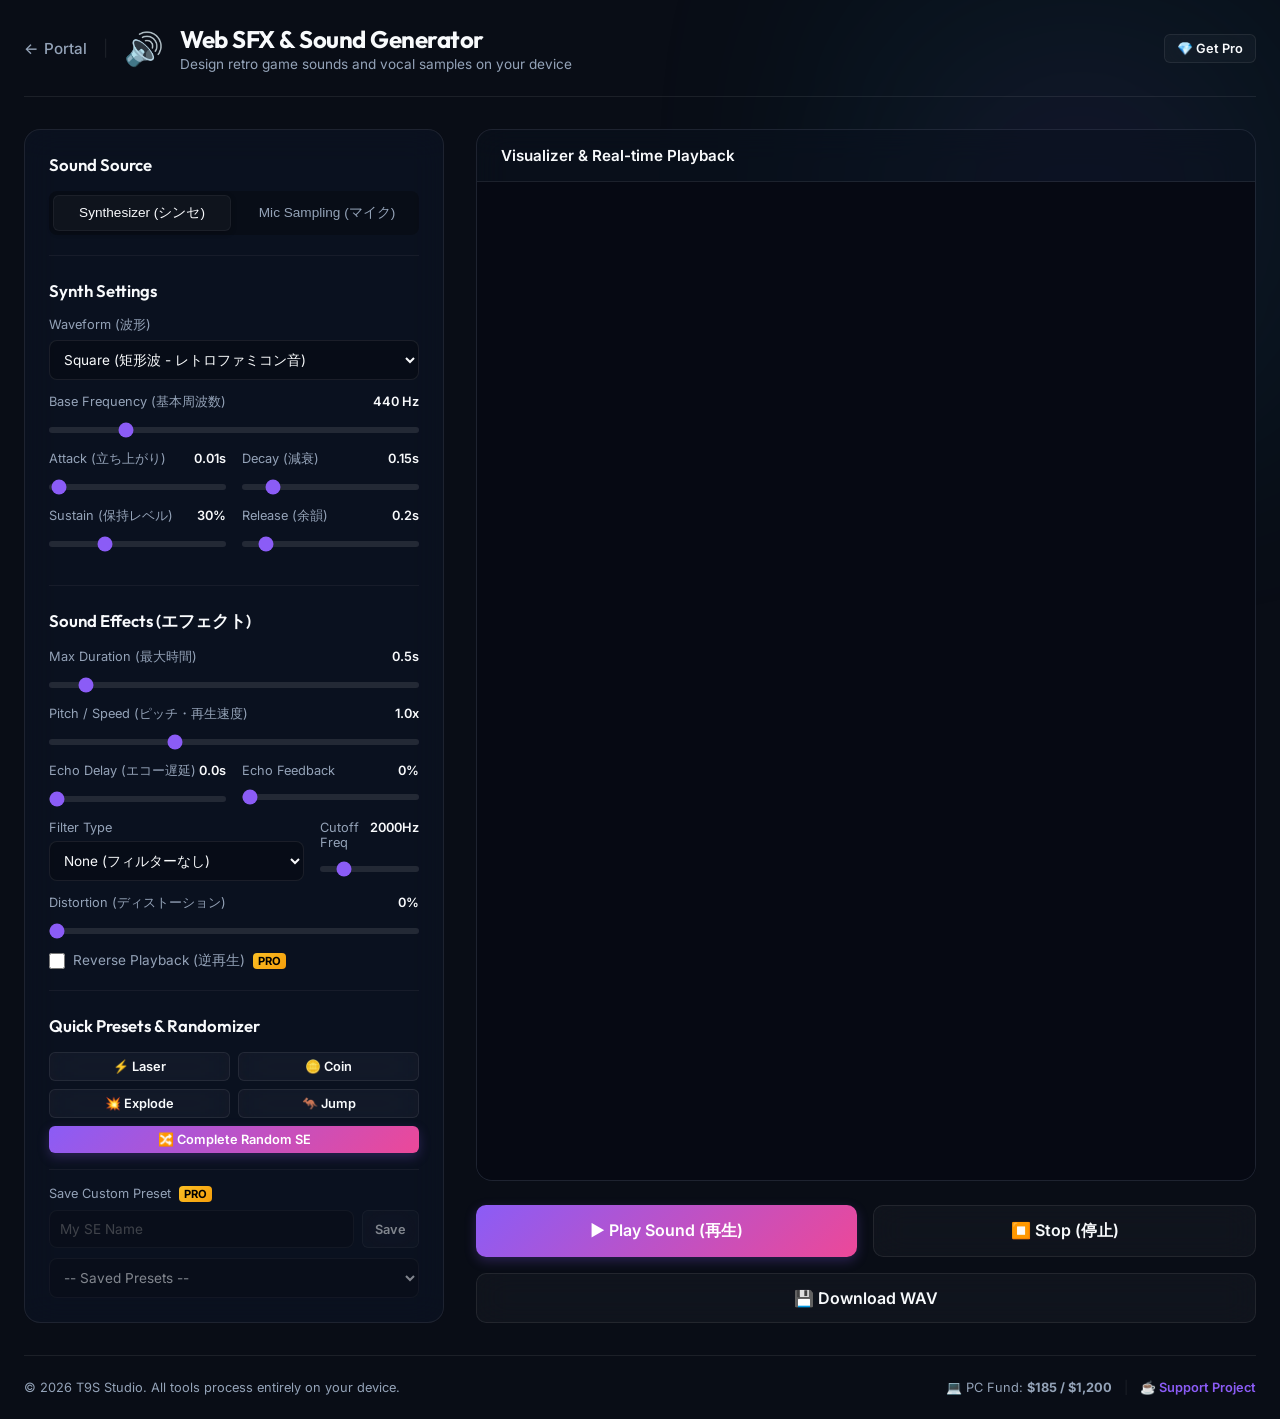
<file: sfx-generator/index.html>
<!DOCTYPE html>
<html lang="ja">
<head>
    <meta charset="UTF-8">
    <meta name="viewport" content="width=device-width, initial-scale=1.0">
    <title>Web SFX & Sound Generator - T9S Studio</title>
    <meta name="description" content="ブラウザ上で動作する高機能効果音（SE）ジェネレーター。シンセサイザー波形やマイク録音をサンプリングし、ピッチ、エコー、フィルター、ディストーションを自由に加工してWAV書き出しできます。">
    <!-- Google Fonts -->
    <link rel="preconnect" href="https://fonts.googleapis.com">
    <link rel="preconnect" href="https://fonts.gstatic.com" crossorigin>
    <link href="https://fonts.googleapis.com/css2?family=Inter:wght@300;400;500;600;700&family=Outfit:wght@400;500;600;700;800&display=swap" rel="stylesheet">
    <link rel="stylesheet" href="style.css">
</head>
<body>
    <div class="bg-glow"></div>

    <div class="app-container">
        <!-- ヘッダー -->
        <header class="app-header">
            <div class="header-left">
                <a href="../index.html" class="back-link">
                    <span class="icon">←</span> Portal
                </a>
                <span class="divider">|</span>
                <span class="logo-icon">🔊</span>
                <div class="title-group">
                    <h1>Web SFX & Sound Generator</h1>
                    <p>Design retro game sounds and vocal samples on your device</p>
                </div>
            </div>
            <div class="header-right">
                <button class="btn btn-secondary btn-sm" id="pro-status-btn">💎 Get Pro</button>
            </div>
        </header>

        <!-- メインエリア -->
        <main class="app-main">
            <!-- コントロールパネル (左側) -->
            <section class="control-panel">
                <!-- 音源ソース選択 -->
                <div class="control-group">
                    <h3>Sound Source</h3>
                    <div class="tabs">
                        <button class="tab-btn active" data-source="synth">Synthesizer (シンセ)</button>
                        <button class="tab-btn" data-source="mic">Mic Sampling (マイク)</button>
                    </div>
                </div>

                <!-- シンセサイザー音源パラメータ -->
                <div class="control-group" id="source-synth-group">
                    <h3>Synth Settings</h3>
                    <div class="select-field">
                        <label for="param-waveform">Waveform (波形)</label>
                        <select id="param-waveform">
                            <option value="sine">Sine (正弦波 - 澄んだ音)</option>
                            <option value="square" selected>Square (矩形波 - レトロファミコン音)</option>
                            <option value="triangle">Triangle (三角波 - ファミコン低音・木琴風)</option>
                            <option value="sawtooth">Sawtooth (のこぎり波 - 鋭く力強い音)</option>
                        </select>
                    </div>
                    <div class="slider-field">
                        <div class="slider-label">
                            <span>Base Frequency (基本周波数)</span>
                            <span class="val" id="val-frequency">440 Hz</span>
                        </div>
                        <input type="range" id="param-frequency" min="60" max="2000" value="440" step="10">
                    </div>
                    
                    <!-- ADSR音量エンベロープ -->
                    <div class="grid-2-col">
                        <div class="slider-field">
                            <div class="slider-label">
                                <span>Attack (立ち上がり)</span>
                                <span class="val" id="val-adsr-a">0.01s</span>
                            </div>
                            <input type="range" id="param-adsr-a" min="0" max="1" value="0.01" step="0.01">
                        </div>
                        <div class="slider-field">
                            <div class="slider-label">
                                <span>Decay (減衰)</span>
                                <span class="val" id="val-adsr-d">0.15s</span>
                            </div>
                            <input type="range" id="param-adsr-d" min="0.01" max="1" value="0.15" step="0.01">
                        </div>
                    </div>
                    <div class="grid-2-col">
                        <div class="slider-field">
                            <div class="slider-label">
                                <span>Sustain (保持レベル)</span>
                                <span class="val" id="val-adsr-s">30%</span>
                            </div>
                            <input type="range" id="param-adsr-s" min="0" max="100" value="30" step="5">
                        </div>
                        <div class="slider-field">
                            <div class="slider-label">
                                <span>Release (余韻)</span>
                                <span class="val" id="val-adsr-r">0.2s</span>
                            </div>
                            <input type="range" id="param-adsr-r" min="0.01" max="2" value="0.2" step="0.05">
                        </div>
                    </div>
                </div>

                <!-- マイクサンプリング音源パラメータ -->
                <div class="control-group hidden" id="source-mic-group">
                    <h3>Microphone Sampler</h3>
                    <p class="desc-text">マイクから音声を録音し、SEの素材として加工します。</p>
                    <div class="mic-controls">
                        <button class="btn btn-secondary" id="btn-record-mic">⏺️ Record (最大10秒)</button>
                        <span class="record-timer" id="record-timer">0.0s</span>
                    </div>
                    <div class="progress-bar-bg hidden" id="record-progress-container">
                        <div class="progress-bar-fill" id="record-progress-fill" style="width: 0%;"></div>
                    </div>
                    <div class="sample-info hidden" id="sample-info-box">
                        <span>🎙️ サンプル取得完了: <strong id="sample-duration">0.0s</strong></span>
                    </div>
                </div>

                <!-- 共通エフェクト・加工 -->
                <div class="control-group">
                    <h3>Sound Effects (エフェクト)</h3>
                    <!-- 再生時間 (Synthのみ適用) -->
                    <div class="slider-field" id="duration-slider-field">
                        <div class="slider-label">
                            <span>Max Duration (最大時間)</span>
                            <span class="val" id="val-duration">0.5s</span>
                        </div>
                        <input type="range" id="param-duration" min="0.1" max="5.0" value="0.5" step="0.1">
                    </div>
                    <!-- ピッチ調整 -->
                    <div class="slider-field">
                        <div class="slider-label">
                            <span>Pitch / Speed (ピッチ・再生速度)</span>
                            <span class="val" id="val-pitch">1.0x</span>
                        </div>
                        <input type="range" id="param-pitch" min="0.5" max="2.0" value="1.0" step="0.05">
                    </div>
                    <!-- エコー/ディレイ -->
                    <div class="grid-2-col">
                        <div class="slider-field">
                            <div class="slider-label">
                                <span>Echo Delay (エコー遅延)</span>
                                <span class="val" id="val-delay">0.0s</span>
                            </div>
                            <input type="range" id="param-delay" min="0.0" max="1.0" value="0.0" step="0.05">
                        </div>
                        <div class="slider-field">
                            <div class="slider-label">
                                <span>Echo Feedback</span>
                                <span class="val" id="val-feedback">0%</span>
                            </div>
                            <input type="range" id="param-feedback" min="0" max="90" value="0" step="5">
                        </div>
                    </div>
                    <!-- フィルター -->
                    <div class="grid-2-col">
                        <div class="select-field">
                            <label for="param-filter-type">Filter Type</label>
                            <select id="param-filter-type">
                                <option value="none">None (フィルターなし)</option>
                                <option value="lowpass">Lowpass (低域カット - こもり音)</option>
                                <option value="highpass">Highpass (高域カット - ラジオ風)</option>
                            </select>
                        </div>
                        <div class="slider-field">
                            <div class="slider-label">
                                <span>Cutoff Freq</span>
                                <span class="val" id="val-cutoff">2000Hz</span>
                            </div>
                            <input type="range" id="param-cutoff" min="100" max="10000" value="2000" step="100">
                        </div>
                    </div>
                    <!-- ディストーション -->
                    <div class="slider-field">
                        <div class="slider-label">
                            <span>Distortion (ディストーション)</span>
                            <span class="val" id="val-distortion">0%</span>
                        </div>
                        <input type="range" id="param-distortion" min="0" max="100" value="0" step="5">
                    </div>
                    <!-- Pro機能: 逆再生 -->
                    <div class="checkbox-field">
                        <label class="checkbox-label">
                            <input type="checkbox" id="param-reverse">
                            <span>Reverse Playback (逆再生) <span class="badge-pro">Pro</span></span>
                        </label>
                    </div>
                </div>

                <!-- ランダム生成 & プリセット保存 -->
                <div class="control-group">
                    <h3>Quick Presets & Randomizer</h3>
                    <!-- クイックランダム合成 -->
                    <div class="random-buttons">
                        <button class="btn btn-secondary btn-sm" data-random="laser">⚡ Laser</button>
                        <button class="btn btn-secondary btn-sm" data-random="coin">🪙 Coin</button>
                        <button class="btn btn-secondary btn-sm" data-random="explosion">💥 Explode</button>
                        <button class="btn btn-secondary btn-sm" data-random="jump">🦘 Jump</button>
                        <button class="btn btn-primary btn-sm btn-block" id="btn-randomize">🔀 Complete Random SE</button>
                    </div>
                    <!-- 自作プリセット保存 (Pro限定) -->
                    <div class="preset-save-box">
                        <label for="preset-name-input">Save Custom Preset <span class="badge-pro">Pro</span></label>
                        <div class="input-group">
                            <input type="text" id="preset-name-input" placeholder="My SE Name" disabled>
                            <button class="btn btn-secondary btn-sm" id="btn-save-preset" disabled>Save</button>
                        </div>
                        <div class="select-field" style="margin-top: 10px; margin-bottom: 0;">
                            <select id="select-presets" disabled>
                                <option value="">-- Saved Presets --</option>
                            </select>
                        </div>
                    </div>
                </div>
            </section>

            <!-- プレビュー＆出力 (右側) -->
            <section class="preview-panel">
                <div class="preview-card">
                    <div class="preview-header">
                        <span class="preview-title">Visualizer & Real-time Playback</span>
                    </div>
                    <div class="preview-body-wave">
                        <canvas id="visualizer-canvas"></canvas>
                    </div>
                </div>

                <!-- 再生・ダウンロードアクション -->
                <div class="action-section">
                    <button class="btn btn-primary btn-lg" id="btn-play">▶️ Play Sound (再生)</button>
                    <button class="btn btn-secondary btn-lg" id="btn-stop">⏹️ Stop (停止)</button>
                    <button class="btn btn-secondary btn-lg btn-block" id="btn-download-wav">💾 Download WAV</button>
                </div>
            </section>
        </main>

        <!-- フッター/ドネーション案内 -->
        <footer class="app-footer">
            <p>© 2026 T9S Studio. All tools process entirely on your device.</p>
            <div class="footer-fund-info">
                <span>💻 PC Fund: <strong>$185 / $1,200</strong></span>
                <span class="divider">|</span>
                <a href="#support" id="footer-support-link">☕ Support Project</a>
            </div>
        </footer>
    </div>

    <!-- Proアンロックモーダル -->
    <div class="modal" id="pro-modal">
        <div class="modal-content">
            <div class="modal-header">
                <h2>💎 Pro Features Unlock</h2>
                <button class="close-btn" id="close-modal-btn">&times;</button>
            </div>
            <div class="modal-body">
                <p>
                    <strong>「サンプリング音声の逆再生」</strong>や<strong>「自作プリセット保存」</strong>などの高度なプロ機能は、Pro版限定となっています。
                </p>
                <div class="modal-fund-box">
                    <h4>新しい開発PC基金へのご協力をお願いします</h4>
                    <p>
                        現在、開発者はオンデバイスAI開発などのため、新しいPCの購入資金を募っています。Buy Me a Coffee 等で <strong>$3 以上</strong> の支援を行っていただくか、プロジェクトを応援してアンロックキーを入手してください！
                    </p>
                    <div class="modal-action-links">
                        <a href="https://www.buymeacoffee.com/" target="_blank" class="btn btn-primary btn-sm">☕ Buy Me a Coffee ($3~)</a>
                    </div>
                </div>
                <div class="unlock-form">
                    <label for="pro-key-input">アンロックキーを入力してください (例: 支援メッセージ等で提供されたキー)</label>
                    <div class="input-group">
                        <input type="text" id="pro-key-input" placeholder="T9S-XXXX-XXXX">
                        <button class="btn btn-secondary" id="btn-submit-key">Apply Key</button>
                    </div>
                    <p class="error-msg hidden" id="key-error-msg">無効なキーです。もう一度お確かめください。</p>
                </div>
            </div>
        </div>
    </div>

    <!-- トースト通知 -->
    <div class="toast hidden" id="toast-notification"></div>
    <script src="app.js"></script>
</body>
</html>
</file>
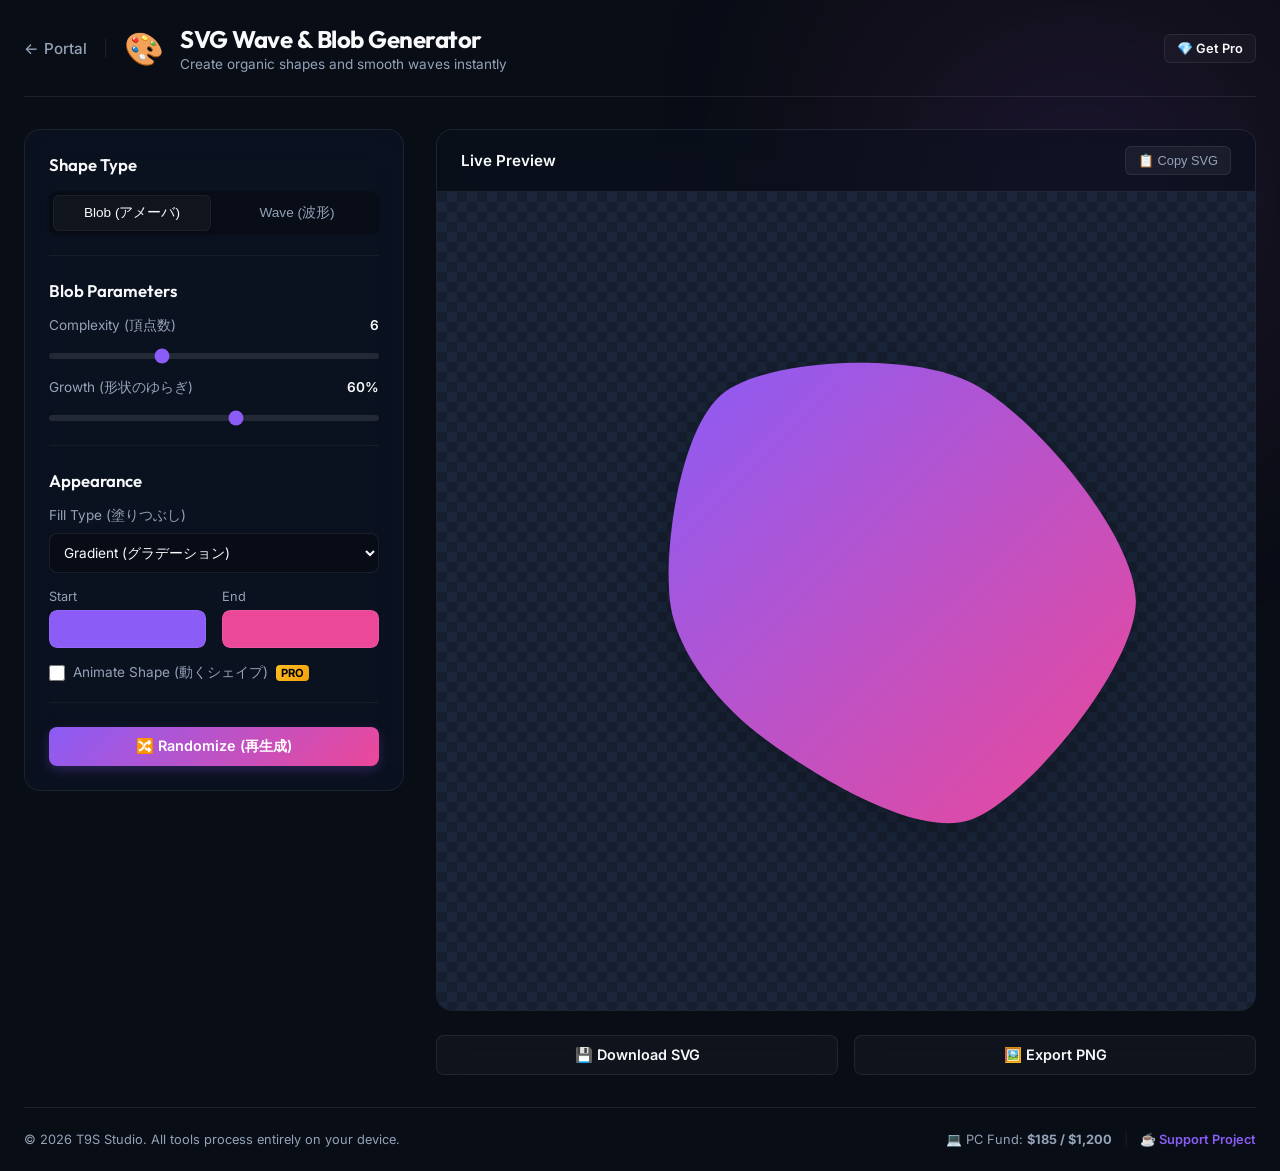
<file: svg-generator/index.html>
<!DOCTYPE html>
<html lang="ja">
<head>
    <meta charset="UTF-8">
    <meta name="viewport" content="width=device-width, initial-scale=1.0">
    <title>SVG Wave & Blob Generator - T9S Studio</title>
    <meta name="description" content="ウェブデザインに最適な美しいSVG波形や有機的なアメーバシェイプを、パラメータ調整だけで簡単に出力できるツールです。">
    <!-- Google Fonts -->
    <link rel="preconnect" href="https://fonts.googleapis.com">
    <link rel="preconnect" href="https://fonts.gstatic.com" crossorigin>
    <link href="https://fonts.googleapis.com/css2?family=Inter:wght@300;400;500;600;700&family=Outfit:wght@400;500;600;700;800&display=swap" rel="stylesheet">
    <link rel="stylesheet" href="style.css">
</head>
<body>
    <div class="bg-glow"></div>

    <div class="app-container">
        <!-- ヘッダー -->
        <header class="app-header">
            <div class="header-left">
                <a href="../index.html" class="back-link">
                    <span class="icon">←</span> Portal
                </a>
                <span class="divider">|</span>
                <span class="logo-icon">🎨</span>
                <div class="title-group">
                    <h1>SVG Wave & Blob Generator</h1>
                    <p>Create organic shapes and smooth waves instantly</p>
                </div>
            </div>
            <div class="header-right">
                <button class="btn btn-secondary btn-sm" id="pro-status-btn">💎 Get Pro</button>
            </div>
        </header>

        <!-- メインエリア -->
        <main class="app-main">
            <!-- コントロールパネル (左側) -->
            <section class="control-panel">
                <!-- シェイプタイプ選択 -->
                <div class="control-group">
                    <h3>Shape Type</h3>
                    <div class="tabs">
                        <button class="tab-btn active" data-type="blob">Blob (アメーバ)</button>
                        <button class="tab-btn" data-type="wave">Wave (波形)</button>
                    </div>
                </div>

                <!-- パラメータ調整 -->
                <div class="control-group" id="params-blob">
                    <h3>Blob Parameters</h3>
                    <div class="slider-field">
                        <div class="slider-label">
                            <span>Complexity (頂点数)</span>
                            <span class="val" id="val-blob-edges">6</span>
                        </div>
                        <input type="range" id="param-blob-edges" min="3" max="12" value="6" step="1">
                    </div>
                    <div class="slider-field">
                        <div class="slider-label">
                            <span>Growth (形状のゆらぎ)</span>
                            <span class="val" id="val-blob-growth">60%</span>
                        </div>
                        <input type="range" id="param-blob-growth" min="20" max="90" value="60" step="5">
                    </div>
                </div>

                <div class="control-group hidden" id="params-wave">
                    <h3>Wave Parameters</h3>
                    <div class="slider-field">
                        <div class="slider-label">
                            <span>Waves (波の頂点数)</span>
                            <span class="val" id="val-wave-complexity">4</span>
                        </div>
                        <input type="range" id="param-wave-complexity" min="2" max="10" value="4" step="1">
                    </div>
                    <div class="slider-field">
                        <div class="slider-label">
                            <span>Height (波の高さ)</span>
                            <span class="val" id="val-wave-height">150px</span>
                        </div>
                        <input type="range" id="param-wave-height" min="50" max="350" value="150" step="10">
                    </div>
                    <!-- Pro機能: マルチレイヤー -->
                    <div class="checkbox-field">
                        <label class="checkbox-label">
                            <input type="checkbox" id="param-wave-layers">
                            <span>Multi-layer Waves (重ね波) <span class="badge-pro">Pro</span></span>
                        </label>
                    </div>
                </div>

                <!-- 共通スタイル設定 -->
                <div class="control-group">
                    <h3>Appearance</h3>
                    <div class="select-field">
                        <label for="param-fill-type">Fill Type (塗りつぶし)</label>
                        <select id="param-fill-type">
                            <option value="solid">Solid Color (単色)</option>
                            <option value="gradient" selected>Gradient (グラデーション)</option>
                        </select>
                    </div>
                    <div class="color-pickers" id="solid-color-group" style="display: none;">
                        <div class="color-field">
                            <label for="color-solid">Color</label>
                            <input type="color" id="color-solid" value="#8b5cf6">
                        </div>
                    </div>
                    <div class="color-pickers" id="gradient-color-group">
                        <div class="color-field">
                            <label for="color-grad-start">Start</label>
                            <input type="color" id="color-grad-start" value="#8b5cf6">
                        </div>
                        <div class="color-field">
                            <label for="color-grad-end">End</label>
                            <input type="color" id="color-grad-end" value="#ec4899">
                        </div>
                    </div>
                    <!-- Pro機能: アニメーション -->
                    <div class="checkbox-field">
                        <label class="checkbox-label">
                            <input type="checkbox" id="param-animate">
                            <span>Animate Shape (動くシェイプ) <span class="badge-pro">Pro</span></span>
                        </label>
                    </div>
                </div>

                <!-- 生成アクション -->
                <div class="action-buttons">
                    <button class="btn btn-primary btn-block" id="btn-generate">🔀 Randomize (再生成)</button>
                </div>
            </section>

            <!-- プレビュー＆出力 (右側) -->
            <section class="preview-panel">
                <div class="preview-card">
                    <div class="preview-header">
                        <span class="preview-title">Live Preview</span>
                        <div class="preview-controls">
                            <button class="icon-btn" id="btn-copy-code" title="Copy SVG Code">📋 Copy SVG</button>
                        </div>
                    </div>
                    <div class="preview-body" id="svg-preview-container">
                        <!-- SVGがここに動的に生成されます -->
                    </div>
                </div>

                <!-- ダウンロードエリア -->
                <div class="download-section">
                    <button class="btn btn-secondary" id="btn-download-svg">💾 Download SVG</button>
                    <button class="btn btn-secondary" id="btn-download-png">🖼️ Export PNG</button>
                </div>
            </section>
        </main>

        <!-- フッター/ドネーション案内 -->
        <footer class="app-footer">
            <p>© 2026 T9S Studio. All tools process entirely on your device.</p>
            <div class="footer-fund-info">
                <span>💻 PC Fund: <strong>$185 / $1,200</strong></span>
                <span class="divider">|</span>
                <a href="#support" id="footer-support-link">☕ Support Project</a>
            </div>
        </footer>
    </div>

    <!-- Proアンロックモーダル -->
    <div class="modal" id="pro-modal">
        <div class="modal-content">
            <div class="modal-header">
                <h2>💎 Pro Features Unlock</h2>
                <button class="close-btn" id="close-modal-btn">&times;</button>
            </div>
            <div class="modal-body">
                <p>
                    <strong>「マルチレイヤーWave」</strong>や<strong>「アニメーションSVG」</strong>などの高度なプロ機能は、Pro版限定となっています。
                </p>
                <div class="modal-fund-box">
                    <h4>新しい開発PC基金へのご協力をお願いします</h4>
                    <p>
                        現在、開発者はオンデバイスAI開発などのため、新しいPCの購入資金を募っています。Buy Me a Coffee 等で <strong>$3 以上</strong> の支援を行っていただくか、プロジェクトを応援してアンロックキーを入手してください！
                    </p>
                    <div class="modal-action-links">
                        <a href="https://www.buymeacoffee.com/" target="_blank" class="btn btn-primary btn-sm">☕ Buy Me a Coffee ($3~)</a>
                    </div>
                </div>
                <div class="unlock-form">
                    <label for="pro-key-input">アンロックキーを入力してください (例: 支援メッセージ等で提供されたキー)</label>
                    <div class="input-group">
                        <input type="text" id="pro-key-input" placeholder="T9S-XXXX-XXXX">
                        <button class="btn btn-secondary" id="btn-submit-key">Apply Key</button>
                    </div>
                    <p class="error-msg hidden" id="key-error-msg">無効なキーです。もう一度お確かめください。</p>
                </div>
            </div>
        </div>
    </div>

    <!-- トースト通知 -->
    <div class="toast hidden" id="toast-notification"></div>
    <script src="app.js"></script>
</body>
</html>
</file>
<file: style.css>
:root {
    --bg-dark: #faf7f2;
    --bg-panel: #ffffff;
    --bg-hover: #f6f1e9;
    --border-color: rgba(139, 92, 26, 0.1);
    --border-glow: rgba(217, 119, 6, 0.25);
    --text-primary: #292524;
    --text-secondary: #57534e;
    --text-muted: #878378;
    --primary-color: #d97706;
    --primary-hover: #b45309;
    --accent-color: #0d9488;
    --success-color: #166534;
    --info-color: #0369a1;
    --radius-xl: 20px;
    --radius-lg: 14px;
    --radius-md: 10px;
    --radius-sm: 6px;
    --font-sans: 'Inter', sans-serif;
    --font-logo: 'Outfit', sans-serif;
    --shadow-premium: 0 20px 40px -15px rgba(67, 43, 15, 0.06);
    --shadow-glow: 0 0 30px rgba(217, 119, 6, 0.06);
}

* {
    box-sizing: border-box;
    margin: 0;
    padding: 0;
    font-family: var(--font-sans);
    -webkit-font-smoothing: antialiased;
}

html {
    scroll-behavior: smooth;
    overflow-x: clip;
}

body {
    background-color: var(--bg-dark);
    color: var(--text-primary);
    min-height: 100vh;
    overflow-x: clip;
    position: relative;
}

/* 背景グロー装飾 */
.bg-glow {
    position: fixed;
    width: 600px;
    height: 600px;
    border-radius: 50%;
    filter: blur(140px);
    z-index: -1;
    pointer-events: none;
    opacity: 0.08;
    transform: translateZ(0);
}

.bg-glow-1 {
    background: radial-gradient(circle, var(--primary-color) 0%, transparent 70%);
    top: -200px;
    right: -100px;
    animation: float-glow 12s ease-in-out infinite;
}

.bg-glow-2 {
    background: radial-gradient(circle, var(--accent-color) 0%, transparent 70%);
    bottom: -200px;
    left: -200px;
    animation: float-glow-reverse 15s ease-in-out infinite;
}

@keyframes float-glow {
    0%, 100% { transform: translate(0, 0) scale(1); }
    50% { transform: translate(-30px, 40px) scale(1.1); }
}

@keyframes float-glow-reverse {
    0%, 100% { transform: translate(0, 0) scale(1.1); }
    50% { transform: translate(40px, -30px) scale(0.9); }
}

/* ポータルコンテナ */
.portal-container {
    max-width: 1200px;
    margin: 0 auto;
    padding: 0 24px 80px;
}

/* ヘッダー */
.portal-header {
    display: flex;
    justify-content: space-between;
    align-items: center;
    padding: 24px 0;
    border-bottom: 1px solid var(--border-color);
    margin-bottom: 60px;
}

.logo-group {
    display: flex;
    align-items: center;
    gap: 12px;
}

.portal-logo-icon {
    font-size: 28px;
    animation: bounce-small 3s ease-in-out infinite;
}

.portal-logo-text h1 {
    font-family: var(--font-logo);
    font-size: 24px;
    font-weight: 800;
    background: linear-gradient(135deg, #78350f 0%, #b45309 100%);
    -webkit-background-clip: text;
    -webkit-text-fill-color: transparent;
    letter-spacing: -0.02em;
}

.portal-logo-text p {
    font-size: 11px;
    color: var(--text-secondary);
    letter-spacing: 0.05em;
    text-transform: uppercase;
}

.header-nav {
    display: flex;
    align-items: center;
    gap: 28px;
}

.nav-link {
    color: var(--text-secondary);
    text-decoration: none;
    font-size: 14px;
    font-weight: 500;
    transition: color 0.2s;
}

.nav-link:hover {
    color: var(--text-primary);
}

/* 言語スイッチャー */
.lang-switcher {
    display: flex;
    gap: 2px;
    background: rgba(139, 92, 26, 0.05);
    border: 1px solid rgba(139, 92, 26, 0.1);
    border-radius: var(--radius-sm);
    padding: 2px;
}

.btn-lang {
    background: transparent;
    border: none;
    color: var(--text-secondary);
    font-size: 10px;
    font-weight: 700;
    padding: 3px 6px;
    cursor: pointer;
    border-radius: 4px;
    transition: all 0.2s;
}

.btn-lang.active {
    background: var(--primary-color);
    color: white;
    box-shadow: 0 2px 6px rgba(217, 119, 6, 0.15);
}

.btn-lang:hover:not(.active) {
    color: var(--text-primary);
}

/* ヒーローセクション */
.hero-section {
    text-align: center;
    max-width: 800px;
    margin: 0 auto 60px;
}

.hero-title {
    font-family: var(--font-logo);
    font-size: 44px;
    font-weight: 800;
    line-height: 1.2;
    letter-spacing: -0.03em;
    margin-bottom: 24px;
}

.gradient-text {
    background: linear-gradient(135deg, #b45309 0%, #d97706 60%, #0d9488 100%);
    -webkit-background-clip: text;
    -webkit-text-fill-color: transparent;
}

.hero-subtitle {
    font-size: 16px;
    color: var(--text-secondary);
    line-height: 1.6;
}

/* 寄付カード */
.fund-section {
    margin-bottom: 80px;
}

.fund-card {
    background: var(--bg-panel);
    border: 1px solid var(--border-color);
    border-radius: var(--radius-xl);
    padding: 40px;
    display: flex;
    gap: 40px;
    align-items: center;
    backdrop-filter: blur(20px);
    box-shadow: var(--shadow-premium);
    position: relative;
    overflow: hidden;
}

.fund-card::before {
    content: '';
    position: absolute;
    top: 0;
    left: 0;
    width: 4px;
    height: 100%;
    background: linear-gradient(to bottom, var(--primary-color), var(--accent-color));
}

.fund-info {
    flex: 1.3;
}

.fund-badge {
    display: inline-block;
    font-size: 10px;
    font-weight: 700;
    color: var(--accent-color);
    background: rgba(236, 72, 153, 0.1);
    padding: 4px 8px;
    border-radius: 20px;
    margin-bottom: 16px;
    letter-spacing: 0.05em;
}

.fund-info h3 {
    font-family: var(--font-logo);
    font-size: 22px;
    font-weight: 700;
    margin-bottom: 12px;
}

.fund-info p {
    font-size: 14px;
    color: var(--text-secondary);
    line-height: 1.6;
    margin-bottom: 24px;
}

.fund-progress-container {
    background: rgba(139, 92, 26, 0.03);
    border: 1px solid rgba(139, 92, 26, 0.06);
    border-radius: var(--radius-lg);
    padding: 16px 20px;
}

.fund-progress-header {
    display: flex;
    justify-content: space-between;
    font-size: 13px;
    margin-bottom: 10px;
    color: var(--text-secondary);
}

.fund-progress-header strong {
    color: var(--text-primary);
}

.progress-bar-bg {
    width: 100%;
    height: 20px;
    background: rgba(139, 92, 26, 0.08);
    border-radius: 10px;
    overflow: hidden;
    position: relative;
}

.progress-bar-fill {
    height: 100%;
    background: linear-gradient(90deg, var(--primary-color) 0%, var(--accent-color) 100%);
    border-radius: 10px;
    display: flex;
    align-items: center;
    justify-content: flex-end;
    padding-right: 10px;
    box-shadow: 0 0 10px rgba(217, 119, 6, 0.2);
    transition: width 1s ease-out;
}

.progress-percent {
    font-size: 11px;
    font-weight: 700;
    color: white;
}

.fund-actions {
    flex: 1;
    display: flex;
    flex-direction: column;
    gap: 12px;
    text-align: center;
}

.unlock-note {
    font-size: 11px;
    color: var(--text-muted);
}

/* セクション設定 */
.fund-section,
.section-container {
    margin-bottom: 80px;
    scroll-margin-top: 24px;
}

.section-title {
    font-family: var(--font-logo);
    font-size: 26px;
    font-weight: 700;
    margin-bottom: 32px;
    display: flex;
    align-items: baseline;
    gap: 12px;
}

.section-subtitle {
    font-size: 14px;
    font-weight: 400;
    color: var(--text-muted);
}

/* アプリ・ツールカード */
.card-grid {
    display: grid;
    grid-template-columns: repeat(auto-fit, minmax(min(340px, 100%), 1fr));
    gap: 30px;
}

.app-card {
    background: var(--bg-panel);
    border: 1px solid var(--border-color);
    border-radius: var(--radius-xl);
    overflow: hidden;
    transition: all 0.3s cubic-bezier(0.4, 0, 0.2, 1);
    display: flex;
    flex-direction: column;
    height: 100%;
}

.app-card:hover {
    transform: translateY(-6px);
    border-color: var(--border-glow);
    box-shadow: var(--shadow-premium), var(--shadow-glow);
}

.card-icon-wrapper {
    padding: 30px 30px 10px;
}

.card-icon {
    font-size: 40px;
    display: inline-block;
    transition: transform 0.3s;
}

.app-card:hover .card-icon {
    transform: scale(1.1) rotate(5deg);
}

.card-image-header {
    height: 120px;
    display: flex;
    align-items: center;
    justify-content: center;
    position: relative;
    border-bottom: 1px solid var(--border-color);
}

.app-logo-large {
    font-size: 48px;
    transition: transform 0.3s;
}

.app-card:hover .app-logo-large {
    transform: scale(1.1) rotate(-5deg);
}

.card-content {
    padding: 24px 30px 30px;
    display: flex;
    flex-direction: column;
    flex: 1;
}

.card-header-row {
    display: flex;
    justify-content: space-between;
    align-items: center;
    margin-bottom: 12px;
}

.card-header-row h4 {
    font-family: var(--font-logo);
    font-size: 20px;
    font-weight: 700;
}

.badge {
    font-size: 10px;
    font-weight: 700;
    padding: 3px 8px;
    border-radius: 6px;
    text-transform: uppercase;
    letter-spacing: 0.03em;
}

.badge-accent { background: rgba(236, 72, 153, 0.1); color: var(--accent-color); }
.badge-primary { background: rgba(99, 102, 241, 0.1); color: var(--primary-color); }
.badge-success { background: rgba(16, 185, 129, 0.1); color: var(--success-color); }
.badge-info { background: rgba(14, 165, 233, 0.1); color: var(--info-color); }

.card-desc {
    font-size: 13.5px;
    color: var(--text-secondary);
    line-height: 1.6;
    margin-bottom: 24px;
    flex: 1;
}

.card-tags {
    display: flex;
    flex-wrap: wrap;
    gap: 6px;
    margin-bottom: 24px;
}

.card-actions {
    display: flex;
    flex-direction: column;
    gap: 8px;
    margin-top: auto;
}

.card-privacy-link {
    display: inline-flex;
    align-items: center;
    justify-content: center;
    gap: 4px;
    font-size: 11.5px;
    color: var(--text-muted);
    text-decoration: none;
    transition: all 0.2s ease;
    padding: 3px 0;
}

.card-privacy-link:hover {
    color: var(--primary-color);
    text-decoration: underline;
}

.footer-policy-link {
    color: var(--primary-color);
    text-decoration: none;
    font-weight: 500;
    transition: opacity 0.2s ease;
    display: inline-block;
    margin-top: 4px;
}

.footer-policy-link:hover {
    text-decoration: underline;
    opacity: 0.85;
}

.tag {
    font-size: 11px;
    color: var(--text-secondary);
    background: rgba(139, 92, 26, 0.05);
    border: 1px solid rgba(139, 92, 26, 0.08);
    padding: 3px 8px;
    border-radius: 4px;
}

/* ボタン */
.btn {
    display: inline-flex;
    align-items: center;
    justify-content: center;
    gap: 8px;
    font-weight: 600;
    border-radius: var(--radius-md);
    cursor: pointer;
    transition: all 0.2s cubic-bezier(0.4, 0, 0.2, 1);
    border: none;
    text-decoration: none;
}

.btn-sm {
    padding: 8px 14px;
    font-size: 13px;
}

.btn-lg {
    padding: 14px 28px;
    font-size: 15px;
}

.btn-block {
    display: flex;
    width: 100%;
    padding: 12px 0;
    font-size: 14px;
}

.btn-primary {
    background: linear-gradient(135deg, var(--primary-color) 0%, var(--primary-hover) 100%);
    color: white;
    box-shadow: 0 4px 14px rgba(99, 102, 241, 0.3);
}

.btn-primary:hover {
    transform: translateY(-1px);
    box-shadow: 0 6px 18px rgba(99, 102, 241, 0.4);
}

.btn-secondary {
    background: rgba(139, 92, 26, 0.06);
    border: 1px solid rgba(139, 92, 26, 0.12);
    color: var(--text-primary);
}

.btn-secondary:hover {
    background: rgba(139, 92, 26, 0.12);
}

.btn-outline {
    background: transparent;
    border: 1px solid rgba(139, 92, 26, 0.2);
    color: var(--text-primary);
}

.btn-outline:hover {
    background: rgba(139, 92, 26, 0.05);
    border-color: rgba(139, 92, 26, 0.3);
}

.btn.disabled {
    background: rgba(255, 255, 255, 0.02);
    border: 1px solid rgba(255, 255, 255, 0.03);
    color: var(--text-muted);
    cursor: not-allowed;
    box-shadow: none;
}

.btn.disabled:hover {
    transform: none;
}

/* フッター */
.portal-footer {
    text-align: center;
    padding-top: 40px;
    border-top: 1px solid var(--border-color);
    font-size: 13px;
    color: var(--text-muted);
}

.portal-footer p {
    margin-bottom: 8px;
}

.footer-privacy {
    opacity: 0.6;
}

/* アニメーション */
@keyframes bounce-small {
    0%, 100% { transform: translateY(0); }
    50% { transform: translateY(-4px); }
}

/* レスポンシブ */
@media (max-width: 900px) {
    .fund-card {
        flex-direction: column;
        padding: 30px;
    }
    .fund-info, .fund-actions {
        width: 100%;
    }
    .hero-title {
        font-size: 34px;
    }
}

@media (max-width: 600px) {
    .portal-header {
        flex-direction: column;
        gap: 16px;
        align-items: flex-start;
        margin-bottom: 40px;
    }
    .header-nav {
        width: 100%;
        justify-content: space-between;
    }
    .hero-title {
        font-size: 28px;
    }
    .hero-subtitle {
        font-size: 14px;
    }
    .card-grid {
        grid-template-columns: 1fr;
    }
}

/* 使い方アコーディオン (Usage Details) */
.usage-details {
    background: rgba(139, 92, 26, 0.03);
    border: 1px solid rgba(139, 92, 26, 0.06);
    border-radius: var(--radius-md);
    margin-bottom: 20px;
    overflow: hidden;
    transition: background 0.3s;
}

.usage-details[open] {
    background: rgba(139, 92, 26, 0.06);
    border-color: rgba(217, 119, 6, 0.25);
}

.usage-summary {
    padding: 10px 16px;
    font-size: 13px;
    font-weight: 600;
    color: var(--text-secondary);
    cursor: pointer;
    user-select: none;
    list-style: none; /* デフォルトの三角マーカーを非表示 */
    display: flex;
    justify-content: space-between;
    align-items: center;
    transition: color 0.2s;
}

.usage-summary::-webkit-details-marker {
    display: none; /* Safariでの三角マーク非表示 */
}

.usage-summary::after {
    content: '▼';
    font-size: 9px;
    transition: transform 0.2s;
    color: var(--text-muted);
}

.usage-details[open] .usage-summary::after {
    transform: rotate(180deg);
    color: var(--primary-color);
}

.usage-summary:hover {
    color: var(--text-primary);
}

.usage-steps {
    padding: 0 16px 16px 30px;
    font-size: 12.5px;
    color: var(--text-secondary);
    line-height: 1.6;
}

.usage-steps li {
    margin-bottom: 8px;
}

.usage-steps li:last-child {
    margin-bottom: 0;
}
</file>
<file: css-generator/style.css>
:root {
    --bg-dark: #090d16;
    --bg-darker: #05070c;
    --bg-card: rgba(15, 23, 42, 0.45);
    --border-color: rgba(255, 255, 255, 0.08);
    --primary: #8b5cf6;
    --primary-glow: rgba(139, 92, 246, 0.4);
    --primary-hover: #a78bfa;
    --secondary: #ec4899;
    --text-main: #f8fafc;
    --text-muted: #94a3b8;
    --glass-bg: rgba(255, 255, 255, 0.03);
    --glass-blur: blur(16px);
}

* {
    box-sizing: border-box;
    margin: 0;
    padding: 0;
}

body {
    font-family: 'Inter', 'Outfit', -apple-system, BlinkMacSystemFont, "Segoe UI", Roboto, sans-serif;
    background-color: var(--bg-dark);
    color: var(--text-main);
    min-height: 100vh;
    display: flex;
    flex-direction: column;
    overflow-x: hidden;
    position: relative;
}

/* 背景グロー装飾 */
.bg-glow {
    position: absolute;
    width: 600px;
    height: 600px;
    background: radial-gradient(circle, rgba(139, 92, 246, 0.12) 0%, rgba(236, 72, 153, 0.05) 50%, transparent 100%);
    top: -100px;
    right: -100px;
    z-index: -1;
    pointer-events: none;
    filter: blur(80px);
}

/* 全体コンテナ */
.app-container {
    max-width: 1400px;
    margin: 0 auto;
    padding: 24px;
    display: flex;
    flex-direction: column;
    min-height: 100vh;
    width: 100%;
}

/* ヘッダー */
.app-header {
    display: flex;
    justify-content: space-between;
    align-items: center;
    padding-bottom: 24px;
    border-bottom: 1px solid var(--border-color);
    margin-bottom: 32px;
}

.header-left {
    display: flex;
    align-items: center;
    gap: 16px;
}

.back-link {
    color: var(--text-muted);
    text-decoration: none;
    font-size: 0.95rem;
    font-weight: 500;
    transition: color 0.2s;
    display: flex;
    align-items: center;
    gap: 6px;
}

.back-link:hover {
    color: var(--text-main);
}

.divider {
    color: var(--border-color);
}

.logo-icon {
    font-size: 2rem;
}

.title-group h1 {
    font-family: 'Outfit', sans-serif;
    font-size: 1.5rem;
    font-weight: 700;
    letter-spacing: -0.02em;
}

.title-group p {
    font-size: 0.85rem;
    color: var(--text-muted);
    margin-top: 2px;
}

/* ボタン共通 */
.btn {
    font-family: inherit;
    font-weight: 600;
    padding: 10px 20px;
    border-radius: 8px;
    border: none;
    cursor: pointer;
    transition: all 0.2s cubic-bezier(0.4, 0, 0.2, 1);
    font-size: 0.9rem;
    display: inline-flex;
    align-items: center;
    justify-content: center;
    gap: 8px;
}

.btn-primary {
    background: linear-gradient(135deg, var(--primary), var(--secondary));
    color: white;
    box-shadow: 0 4px 12px rgba(139, 92, 246, 0.25);
}

.btn-primary:hover {
    transform: translateY(-2px);
    box-shadow: 0 6px 16px rgba(139, 92, 246, 0.4);
}

.btn-secondary {
    background: var(--glass-bg);
    border: 1px solid var(--border-color);
    color: var(--text-main);
    backdrop-filter: var(--glass-blur);
}

.btn-secondary:hover {
    background: rgba(255, 255, 255, 0.08);
    border-color: rgba(255, 255, 255, 0.2);
}

.btn-sm {
    padding: 6px 12px;
    font-size: 0.8rem;
    border-radius: 6px;
}

.btn-block {
    width: 100%;
}

/* メインレイアウト */
.app-main {
    display: grid;
    grid-template-columns: 380px 1fr;
    gap: 32px;
    flex: 1;
}

/* コントロールパネル */
.control-panel {
    background: var(--bg-card);
    border: 1px solid var(--border-color);
    backdrop-filter: var(--glass-blur);
    border-radius: 16px;
    padding: 24px;
    display: flex;
    flex-direction: column;
    gap: 24px;
    height: fit-content;
}

.control-group {
    border-bottom: 1px solid rgba(255, 255, 255, 0.05);
    padding-bottom: 20px;
}

.control-group:last-of-type {
    border-bottom: none;
    padding-bottom: 0;
}

.control-group h3 {
    font-family: 'Outfit', sans-serif;
    font-size: 1.05rem;
    font-weight: 600;
    margin-bottom: 16px;
    color: var(--text-main);
}

/* タブ選択 */
.tabs {
    display: flex;
    gap: 8px;
    background: rgba(0, 0, 0, 0.25);
    padding: 4px;
    border-radius: 8px;
}

.tab-btn {
    flex: 1;
    background: transparent;
    border: none;
    color: var(--text-muted);
    padding: 8px;
    font-weight: 500;
    font-size: 0.85rem;
    cursor: pointer;
    border-radius: 6px;
    transition: all 0.2s;
}

.tab-btn.active {
    background: var(--glass-bg);
    color: var(--text-main);
    box-shadow: 0 2px 6px rgba(0, 0, 0, 0.2);
    border: 1px solid rgba(255, 255, 255, 0.05);
}

/* スライダーフィールド */
.slider-field {
    margin-bottom: 12px;
}

.slider-label {
    display: flex;
    justify-content: space-between;
    font-size: 0.8rem;
    color: var(--text-muted);
    margin-bottom: 6px;
}

.slider-label .val {
    font-weight: 600;
    color: var(--text-main);
}

input[type="range"] {
    width: 100%;
    height: 6px;
    background: rgba(255, 255, 255, 0.1);
    border-radius: 3px;
    outline: none;
    -webkit-appearance: none;
    accent-color: var(--primary);
}

input[type="range"]:disabled {
    opacity: 0.4;
    cursor: not-allowed;
}

.select-field {
    display: flex;
    flex-direction: column;
    gap: 6px;
    margin-bottom: 12px;
}

.select-field label {
    font-size: 0.8rem;
    color: var(--text-muted);
}

.select-field select {
    background: rgba(0, 0, 0, 0.25);
    border: 1px solid var(--border-color);
    padding: 10px;
    border-radius: 8px;
    color: var(--text-main);
    font-family: inherit;
    font-size: 0.85rem;
    outline: none;
}

.select-field select:disabled {
    opacity: 0.4;
    cursor: not-allowed;
}

.badge-pro {
    background: linear-gradient(135deg, #fbbf24, #f59e0b);
    color: #000;
    font-size: 0.7rem;
    padding: 1px 5px;
    border-radius: 4px;
    font-weight: 700;
    margin-left: 4px;
    text-transform: uppercase;
}

.color-picker-field {
    display: flex;
    align-items: center;
    gap: 12px;
}

.color-picker-field label {
    font-size: 0.85rem;
    color: var(--text-muted);
}

.color-picker-field input[type="color"] {
    -webkit-appearance: none;
    border: none;
    width: 40px;
    height: 30px;
    border-radius: 6px;
    cursor: pointer;
    background: none;
}

.color-picker-field input[type="color"]::-webkit-color-swatch-wrapper {
    padding: 0;
}

.color-picker-field input[type="color"]::-webkit-color-swatch {
    border: 1px solid var(--border-color);
    border-radius: 6px;
}

/* 背景変更オプション */
.bg-selector {
    display: flex;
    gap: 12px;
}

.bg-option {
    width: 36px;
    height: 36px;
    border-radius: 50%;
    cursor: pointer;
    border: 2px solid transparent;
    transition: all 0.2s;
}

.bg-option:hover {
    transform: scale(1.1);
}

.bg-option.active {
    border-color: #fff;
    box-shadow: 0 0 8px rgba(255, 255, 255, 0.4);
}

/* プレビューパネル */
.preview-panel {
    display: flex;
    flex-direction: column;
    gap: 24px;
}

.preview-card-wrap {
    background: var(--bg-card);
    border: 1px solid var(--border-color);
    backdrop-filter: var(--glass-blur);
    border-radius: 16px;
    overflow: hidden;
    min-height: 320px;
    display: flex;
}

.preview-card-bg {
    flex: 1;
    display: flex;
    justify-content: center;
    align-items: center;
    padding: 32px;
    position: relative;
    transition: background 0.3s;
}

/* プレビュー背景パターン */
.preview-card-bg.gradient-mesh {
    background: linear-gradient(135deg, #ec4899 0%, #8b5cf6 50%, #06b6d4 100%);
}

.preview-card-bg.dots {
    background-color: #111827;
    background-image: radial-gradient(rgba(255, 255, 255, 0.15) 1px, transparent 1px);
    background-size: 24px 24px;
}

.preview-card-bg.image {
    background-image: url('https://images.unsplash.com/photo-1618005182384-a83a8bd57fbe?w=800&auto=format&fit=crop&q=80');
    background-size: cover;
    background-position: center;
}

.preview-card-bg.neu-solid {
    background-color: #e0e0e0;
}

/* デモカードコンポーネント (ここに動的CSSが注入される) */
.demo-card {
    width: 340px;
    max-width: 100%;
    padding: 24px;
    border-radius: 16px;
    display: flex;
    flex-direction: column;
    gap: 12px;
    transition: all 0.1s linear; /* なめらかなスライダー同期用 */
}

.demo-badge {
    align-self: flex-start;
    background: rgba(255, 255, 255, 0.15);
    color: inherit;
    font-size: 0.7rem;
    font-weight: 700;
    padding: 3px 8px;
    border-radius: 999px;
    letter-spacing: 0.05em;
}

.demo-card h4 {
    font-family: 'Outfit', sans-serif;
    font-size: 1.25rem;
    font-weight: 700;
}

.demo-card p {
    font-size: 0.85rem;
    line-height: 1.5;
    opacity: 0.85;
}

.demo-buttons {
    display: flex;
    gap: 10px;
    margin-top: 6px;
}

.demo-buttons .btn {
    flex: 1;
}

/* プロ用マルチカードレイアウト */
.template-layout {
    display: flex;
    gap: 20px;
    width: 100%;
    max-width: 600px;
    height: 250px;
}

.template-sidebar {
    width: 140px;
    padding: 16px;
    border-radius: 16px;
    display: flex;
    flex-direction: column;
    gap: 8px;
    transition: all 0.1s linear;
}

.sidebar-item {
    font-size: 0.8rem;
    font-weight: 500;
    padding: 8px 12px;
    border-radius: 8px;
    cursor: pointer;
    opacity: 0.7;
}

.sidebar-item.active {
    background: rgba(255, 255, 255, 0.1);
    opacity: 1;
}

.template-main {
    flex: 1;
    display: flex;
    flex-direction: column;
}

.widget-grid {
    display: grid;
    grid-template-columns: 1fr 1fr;
    gap: 16px;
    height: 100%;
}

.widget {
    padding: 20px;
    border-radius: 16px;
    display: flex;
    flex-direction: column;
    justify-content: center;
    gap: 6px;
    transition: all 0.1s linear;
}

.widget h5 {
    font-size: 0.9rem;
    font-weight: 600;
}

.widget p {
    font-size: 0.8rem;
    opacity: 0.7;
}

/* コード出力エリア */
.code-output-card {
    background: var(--bg-card);
    border: 1px solid var(--border-color);
    backdrop-filter: var(--glass-blur);
    border-radius: 16px;
    overflow: hidden;
    display: flex;
    flex-direction: column;
}

.code-tabs {
    display: flex;
    background: rgba(0, 0, 0, 0.2);
    border-bottom: 1px solid var(--border-color);
}

.code-tab {
    background: transparent;
    border: none;
    color: var(--text-muted);
    padding: 12px 24px;
    font-weight: 600;
    font-size: 0.85rem;
    cursor: pointer;
    transition: all 0.2s;
    display: inline-flex;
    align-items: center;
    gap: 6px;
}

.code-tab.active {
    color: var(--text-main);
    background: rgba(255, 255, 255, 0.03);
    border-bottom: 2px solid var(--primary);
}

.code-body {
    padding: 16px;
    display: flex;
    flex-direction: column;
    gap: 12px;
}

textarea {
    width: 100%;
    height: 140px;
    background: rgba(0, 0, 0, 0.3);
    border: 1px solid var(--border-color);
    border-radius: 8px;
    padding: 12px;
    color: var(--neon-blue);
    font-family: monospace;
    font-size: 0.85rem;
    line-height: 1.4;
    resize: none;
    outline: none;
}

/* フッター */
.app-footer {
    display: flex;
    justify-content: space-between;
    align-items: center;
    margin-top: 32px;
    padding-top: 24px;
    border-top: 1px solid var(--border-color);
    font-size: 0.8rem;
    color: var(--text-muted);
}

.footer-fund-info {
    display: flex;
    align-items: center;
    gap: 12px;
}

.footer-fund-info a {
    color: var(--primary);
    text-decoration: none;
    font-weight: 600;
}

.footer-fund-info a:hover {
    text-decoration: underline;
}

/* モーダル */
.modal {
    position: fixed;
    top: 0;
    left: 0;
    width: 100%;
    height: 100%;
    background: rgba(5, 7, 12, 0.85);
    backdrop-filter: blur(8px);
    display: flex;
    justify-content: center;
    align-items: center;
    z-index: 1000;
    opacity: 0;
    pointer-events: none;
    transition: opacity 0.3s ease;
}

.modal.active {
    opacity: 1;
    pointer-events: auto;
}

.modal-content {
    background: #0f172a;
    border: 1px solid var(--border-color);
    border-radius: 16px;
    width: 520px;
    max-width: 90%;
    overflow: hidden;
    transform: scale(0.95);
    transition: transform 0.3s cubic-bezier(0.34, 1.56, 0.64, 1);
    box-shadow: 0 25px 50px -12px rgba(0, 0, 0, 0.5);
}

.modal.active .modal-content {
    transform: scale(1);
}

.modal-header {
    padding: 20px 24px;
    border-bottom: 1px solid var(--border-color);
    display: flex;
    justify-content: space-between;
    align-items: center;
}

.modal-header h2 {
    font-family: 'Outfit', sans-serif;
    font-size: 1.3rem;
    font-weight: 700;
}

.close-btn {
    background: transparent;
    border: none;
    color: var(--text-muted);
    font-size: 1.5rem;
    cursor: pointer;
}

.modal-body {
    padding: 24px;
}

.modal-fund-box {
    background: rgba(251, 191, 36, 0.05);
    border: 1px solid rgba(251, 191, 36, 0.15);
    border-radius: 10px;
    padding: 16px;
    margin: 16px 0 24px 0;
}

.modal-fund-box h4 {
    color: #fbbf24;
    margin-bottom: 8px;
    font-size: 0.95rem;
    font-weight: 600;
}

.modal-fund-box p {
    font-size: 0.85rem;
    line-height: 1.5;
    color: var(--text-muted);
    margin-bottom: 12px;
}

.modal-action-links {
    display: flex;
    justify-content: center;
}

.unlock-form label {
    font-size: 0.85rem;
    color: var(--text-muted);
    display: block;
    margin-bottom: 10px;
}

.input-group {
    display: flex;
    gap: 8px;
}

.input-group input {
    flex: 1;
    background: rgba(0, 0, 0, 0.25);
    border: 1px solid var(--border-color);
    border-radius: 8px;
    padding: 10px;
    color: var(--text-main);
    font-family: inherit;
    font-size: 0.85rem;
    outline: none;
}

.input-group input:focus {
    border-color: var(--primary);
}

.error-msg {
    color: #ef4444;
    font-size: 0.8rem;
    margin-top: 8px;
    font-weight: 500;
}

/* トースト */
.toast {
    position: fixed;
    bottom: 24px;
    right: 24px;
    background: rgba(15, 23, 42, 0.95);
    border: 1px solid var(--primary);
    box-shadow: 0 10px 25px rgba(139, 92, 246, 0.2);
    color: var(--text-main);
    padding: 12px 24px;
    border-radius: 8px;
    z-index: 2000;
    font-size: 0.85rem;
    font-weight: 500;
    transition: opacity 0.3s, transform 0.3s;
    transform: translateY(0);
}

.hidden {
    display: none !important;
}

/* ユーティリティ */
.template-layout.hidden {
    display: none;
}

/* レスポンシブ */
@media (max-width: 900px) {
    .app-main {
        grid-template-columns: 1fr;
    }
}
</file>
<file: git-visualizer/style.css>
:root {
    --bg-dark: #070913;
    --bg-sidebar: #0f111a;
    --bg-panel: #131522;
    --bg-terminal: #090a0f;
    --border-color: rgba(255, 255, 255, 0.08);
    --text-primary: #f8fafc;
    --text-secondary: #94a3b8;
    --primary-color: #6366f1;
    --primary-hover: #4f46e5;
    --radius-lg: 16px;
    --radius-md: 10px;
    --radius-sm: 6px;
    --font-sans: 'Inter', sans-serif;
    --font-mono: 'Fira Code', monospace;
    --shadow-premium: 0 10px 30px -10px rgba(0, 0, 0, 0.5);
    
    /* ブランチカラー */
    --color-main: #38bdf8;     /* 水色 */
    --color-feature: #a855f7;  /* 紫 */
    --color-hotfix: #f43f5e;   /* 赤 */
    --color-dev: #22c55e;      /* 緑 */
}

* {
    box-sizing: border-box;
    margin: 0;
    padding: 0;
}

body {
    background-color: var(--bg-dark);
    color: var(--text-primary);
    font-family: var(--font-sans);
    height: 100vh;
    overflow: hidden;
    display: flex;
}

.app-container {
    display: flex;
    flex-direction: column;
    width: 100%;
    height: 100vh;
}

/* ヘッダー */
.app-header {
    height: 64px;
    background-color: var(--bg-sidebar);
    border-bottom: 1px solid var(--border-color);
    display: flex;
    justify-content: space-between;
    align-items: center;
    padding: 0 24px;
    z-index: 10;
}

.logo-area {
    display: flex;
    align-items: center;
    gap: 12px;
}

.logo-icon {
    font-size: 24px;
}

.logo-text h1 {
    font-size: 18px;
    font-weight: 700;
    font-family: 'Outfit', sans-serif;
    background: linear-gradient(135deg, #a5b4fc, #6366f1);
    -webkit-background-clip: text;
    -webkit-text-fill-color: transparent;
}

.logo-text p {
    font-size: 11px;
    color: var(--text-secondary);
}

/* メインレイアウト */
.app-body {
    display: flex;
    flex: 1;
    height: calc(100vh - 64px);
    overflow: hidden;
}

/* サイドバー */
.sidebar {
    width: 320px;
    background-color: var(--bg-sidebar);
    border-right: 1px solid var(--border-color);
    padding: 24px;
    display: flex;
    flex-direction: column;
    gap: 32px;
    overflow-y: auto;
}

.sidebar-section h2 {
    font-size: 14px;
    font-weight: 600;
    color: var(--text-secondary);
    text-transform: uppercase;
    letter-spacing: 0.05em;
    margin-bottom: 16px;
    padding-bottom: 6px;
    border-bottom: 1px solid var(--border-color);
}

/* シナリオリスト */
.scenario-list {
    list-style: none;
    display: flex;
    flex-direction: column;
    gap: 12px;
}

.scenario-item {
    background-color: rgba(255, 255, 255, 0.02);
    border: 1px solid var(--border-color);
    padding: 14px;
    border-radius: var(--radius-md);
    cursor: pointer;
    transition: all 0.2s;
}

.scenario-item:hover {
    background-color: rgba(255, 255, 255, 0.06);
    border-color: rgba(99, 102, 241, 0.3);
}

.scenario-item.active {
    background-color: rgba(99, 102, 241, 0.08);
    border-color: var(--primary-color);
}

.scenario-item h3 {
    font-size: 13px;
    font-weight: 600;
    margin-bottom: 4px;
}

.scenario-item p {
    font-size: 11px;
    color: var(--text-secondary);
    line-height: 1.4;
}

/* コマンドリファレンス */
.cmd-ref-grid {
    display: grid;
    grid-template-columns: repeat(2, 1fr);
    gap: 8px;
    margin-bottom: 12px;
}

.cmd-ref-item {
    background-color: var(--bg-panel);
    border: 1px solid var(--border-color);
    padding: 8px 12px;
    border-radius: var(--radius-sm);
    text-align: center;
    cursor: pointer;
    transition: all 0.2s;
}

.cmd-ref-item:hover {
    background-color: var(--primary-color);
    border-color: var(--primary-color);
}

.cmd-ref-item:hover code {
    color: white;
}

.cmd-ref-item code {
    font-family: var(--font-mono);
    font-size: 11px;
    color: var(--text-secondary);
    white-space: nowrap;
}

.ref-note {
    font-size: 10px;
    color: var(--text-secondary);
    display: block;
    opacity: 0.6;
}

/* メインコンテンツエリア */
.main-content {
    flex: 1;
    display: flex;
    flex-direction: column;
    height: 100%;
}

/* ビジュアライザパネル */
.visualizer-panel {
    flex: 1;
    background-color: var(--bg-dark);
    display: flex;
    flex-direction: column;
    border-bottom: 1px solid var(--border-color);
}

.visualizer-header {
    height: 44px;
    background-color: rgba(19, 21, 34, 0.4);
    border-bottom: 1px solid var(--border-color);
    display: flex;
    justify-content: space-between;
    align-items: center;
    padding: 0 24px;
}

.visualizer-header h3 {
    font-size: 13px;
    font-weight: 600;
}

.legend {
    display: flex;
    gap: 16px;
}

.legend-item {
    display: inline-flex;
    align-items: center;
    gap: 6px;
    font-size: 11px;
    color: var(--text-secondary);
}

.legend-dot {
    width: 8px;
    height: 8px;
    border-radius: 50%;
}

.dot-main { background-color: var(--color-main); }
.dot-feature { background-color: var(--color-feature); }
.dot-hotfix { background-color: var(--color-hotfix); }

.canvas-container {
    flex: 1;
    position: relative;
    overflow: hidden;
}

#git-svg {
    width: 100%;
    height: 100%;
    /* ドット背景 */
    background-image: radial-gradient(rgba(255, 255, 255, 0.03) 1px, transparent 0);
    background-size: 20px 20px;
}

/* SVG 要素のアニメーション */
svg circle {
    transition: all 0.3s cubic-bezier(0.175, 0.885, 0.32, 1.275);
    cursor: pointer;
}

svg circle:hover {
    r: 12;
    filter: drop-shadow(0 0 8px currentColor);
}

svg path {
    transition: d 0.3s ease, stroke 0.3s ease;
}

svg text {
    user-select: none;
    font-family: var(--font-sans);
}

/* ターミナルパネル */
.terminal-panel {
    height: 280px;
    background-color: var(--bg-terminal);
    display: flex;
    flex-direction: column;
    box-shadow: 0 -10px 30px rgba(0,0,0,0.4);
}

.terminal-header {
    height: 36px;
    background-color: rgba(19, 21, 34, 0.8);
    border-bottom: 1px solid var(--border-color);
    display: flex;
    align-items: center;
    padding: 0 16px;
    position: relative;
}

.terminal-dots {
    display: flex;
    gap: 6px;
}

.t-dot {
    width: 10px;
    height: 10px;
    border-radius: 50%;
}

.t-red { background-color: #ef4444; }
.t-yellow { background-color: #f59e0b; }
.t-green { background-color: #10b981; }

.terminal-title {
    position: absolute;
    left: 50%;
    transform: translateX(-50%);
    font-size: 11px;
    color: var(--text-secondary);
    font-family: var(--font-mono);
}

.terminal-body {
    flex: 1;
    padding: 16px;
    overflow-y: auto;
    font-family: var(--font-mono);
    font-size: 13px;
    line-height: 1.5;
}

.terminal-log {
    display: flex;
    flex-direction: column;
    gap: 4px;
}

.log-row {
    white-space: pre-wrap;
}

.log-row.system {
    color: var(--text-secondary);
    opacity: 0.8;
}

.log-row.command {
    color: #38bdf8;
}

.log-row.output {
    color: #34d399;
}

.log-row.error {
    color: #f87171;
}

.input-line {
    display: flex;
    align-items: center;
    gap: 8px;
    margin-top: 8px;
}

.prompt {
    color: #a855f7;
    white-space: nowrap;
}

#terminal-input {
    flex: 1;
    background: transparent;
    border: none;
    outline: none;
    color: var(--text-primary);
    font-family: var(--font-mono);
    font-size: 13px;
    caret-color: #6366f1;
}

/* ボタン共通 */
.btn {
    display: inline-flex;
    align-items: center;
    justify-content: center;
    padding: 8px 16px;
    font-size: 12px;
    font-weight: 600;
    border-radius: var(--radius-sm);
    border: none;
    cursor: pointer;
    transition: all 0.2s;
}

.btn-secondary {
    background-color: rgba(255, 255, 255, 0.05);
    border: 1px solid var(--border-color);
    color: var(--text-primary);
}

.btn-secondary:hover {
    background-color: rgba(255, 255, 255, 0.1);
}

/* 戻るボタン */
.btn-back {
    display: inline-flex;
    align-items: center;
    justify-content: center;
    width: 32px;
    height: 32px;
    background: rgba(255, 255, 255, 0.05);
    border: 1px solid var(--border-color);
    border-radius: var(--radius-sm);
    color: var(--text-secondary);
    cursor: pointer;
    transition: all 0.2s;
    text-decoration: none;
    margin-right: 8px;
}

.btn-back:hover {
    background: rgba(255, 255, 255, 0.1);
    color: var(--text-primary);
}

/* ボタン補助 */
.btn-primary {
    background: linear-gradient(135deg, var(--primary-color) 0%, var(--primary-hover) 100%);
    color: white;
    box-shadow: 0 4px 12px rgba(99, 102, 241, 0.2);
}

.btn-primary:hover {
    transform: translateY(-1px);
    box-shadow: 0 6px 16px rgba(99, 102, 241, 0.3);
}

.btn-outline {
    background: transparent;
    border: 1px solid rgba(255, 255, 255, 0.1);
    color: var(--text-primary);
}

.btn-outline:hover {
    background: rgba(255, 255, 255, 0.04);
}

.btn-block {
    display: flex;
    width: 100%;
    padding: 10px 0;
    font-size: 13px;
}

/* 寄付サイドバーカード */
.donation-sidebar-card {
    background: rgba(99, 102, 241, 0.05);
    border: 1px solid rgba(99, 102, 241, 0.15);
    border-radius: var(--radius-md);
    padding: 16px;
    margin-top: 12px;
}

.donation-sidebar-card h2 {
    color: var(--primary-color) !important;
    font-size: 12px !important;
    border-bottom: none !important;
    margin-bottom: 8px !important;
    padding-bottom: 0 !important;
}

.sidebar-support-content p {
    font-size: 11px;
    color: var(--text-secondary);
    line-height: 1.5;
    margin-bottom: 12px;
}

/* AdSenseプレースホルダー広告枠 */
.adsense-placeholder-sidebar {
    margin-top: 24px;
    border-top: 1px solid var(--border-color);
    padding-top: 24px;
    text-align: center;
}

.adsense-label {
    display: block;
    font-size: 9px;
    font-weight: 700;
    color: var(--text-secondary);
    opacity: 0.5;
    text-transform: uppercase;
    letter-spacing: 0.05em;
    margin-bottom: 8px;
}

.ads-box {
    height: 100px;
    background: rgba(0, 0, 0, 0.2);
    border: 1px dashed var(--border-color);
    border-radius: var(--radius-md);
    display: flex;
    align-items: center;
    justify-content: center;
}

.ads-box p {
    font-size: 11px;
    color: var(--text-secondary);
    opacity: 0.4;
}

/* モーダルオーバーレイ */
.modal-overlay {
    position: fixed;
    top: 0;
    left: 0;
    width: 100vw;
    height: 100vh;
    background: rgba(7, 9, 19, 0.85);
    backdrop-filter: blur(12px);
    display: flex;
    align-items: center;
    justify-content: center;
    z-index: 200;
    opacity: 0;
    pointer-events: none;
    transition: opacity 0.3s ease;
}

.modal-overlay.show {
    opacity: 1;
    pointer-events: auto;
}

/* モーダルカード */
.modal-card {
    background: var(--bg-panel);
    border: 1px solid var(--border-color);
    border-radius: var(--radius-lg);
    width: 440px;
    max-width: 90%;
    box-shadow: 0 25px 50px -12px rgba(0, 0, 0, 0.8);
    overflow: hidden;
    transform: translateY(20px);
    transition: transform 0.3s cubic-bezier(0.175, 0.885, 0.32, 1.275);
}

.modal-overlay.show .modal-card {
    transform: translateY(0);
}

.modal-header {
    display: flex;
    justify-content: space-between;
    align-items: center;
    padding: 16px 20px;
    border-bottom: 1px solid var(--border-color);
}

.modal-header h2 {
    font-size: 15px;
    font-weight: 700;
    color: var(--text-primary);
}

.btn-close {
    background: transparent;
    border: none;
    color: var(--text-secondary);
    font-size: 20px;
    cursor: pointer;
    line-height: 1;
}

.modal-body {
    padding: 20px;
    display: flex;
    flex-direction: column;
    gap: 16px;
}

.modal-promo-text {
    font-size: 12.5px;
    color: var(--text-secondary);
    line-height: 1.5;
}

.modal-features {
    background: rgba(0, 0, 0, 0.2);
    border: 1px solid var(--border-color);
    border-radius: var(--radius-md);
    padding: 12px 16px;
    display: flex;
    flex-direction: column;
    gap: 6px;
}

.feat-item {
    font-size: 11.5px;
    color: var(--text-primary);
}

.modal-support-links {
    display: flex;
    flex-direction: column;
    gap: 8px;
}

.modal-key-section {
    border-top: 1px solid var(--border-color);
    padding-top: 14px;
    display: flex;
    flex-direction: column;
    gap: 8px;
}

.modal-key-section label {
    font-size: 11px;
    font-weight: 600;
    color: var(--text-secondary);
}

.key-input-row {
    display: flex;
    gap: 8px;
}

.key-input-row input {
    flex: 1;
    background: var(--bg-dark);
    border: 1px solid var(--border-color);
    border-radius: var(--radius-sm);
    color: var(--text-primary);
    padding: 8px 12px;
    font-size: 13px;
    outline: none;
}

.key-input-row input:focus {
    border-color: var(--primary-color);
}

.key-help {
    font-size: 10px;
    color: var(--text-secondary);
    opacity: 0.5;
}

/* トースト */
.toast {
    position: fixed;
    bottom: 24px;
    left: 50%;
    transform: translateX(-50%) translateY(100px);
    background: rgba(19, 21, 34, 0.95);
    border: 1px solid var(--primary-color);
    color: var(--text-primary);
    padding: 10px 20px;
    border-radius: var(--radius-md);
    font-size: 13px;
    font-weight: 500;
    z-index: 300;
    transition: transform 0.3s cubic-bezier(0.175, 0.885, 0.32, 1.275);
    box-shadow: 0 10px 30px rgba(0,0,0,0.5);
    backdrop-filter: blur(8px);
}

.toast.show {
    transform: translateX(-50%) translateY(0);
}

/* カスタムツールチップ */
.git-tooltip {
    position: fixed;
    background: rgba(15, 17, 26, 0.95);
    border: 1px solid var(--border-color);
    box-shadow: 0 10px 25px rgba(0, 0, 0, 0.5);
    padding: 12px;
    border-radius: var(--radius-sm);
    color: var(--text-primary);
    font-size: 11px;
    pointer-events: none;
    z-index: 500;
    opacity: 0;
    transition: opacity 0.15s ease;
    display: flex;
    flex-direction: column;
    gap: 4px;
    font-family: var(--font-mono);
}

.git-tooltip.show {
    opacity: 1;
}

.tooltip-sha {
    color: #f59e0b;
    font-weight: bold;
}

.tooltip-branch {
    font-size: 10px;
    color: var(--text-secondary);
}

.tooltip-msg {
    margin-top: 4px;
    font-family: var(--font-sans);
    color: #e2e8f0;
}
</file>
<file: json-converter/style.css>
:root {
    --bg-dark: #090d16;
    --bg-darker: #05070c;
    --bg-card: rgba(15, 23, 42, 0.45);
    --border-color: rgba(255, 255, 255, 0.08);
    --primary: #8b5cf6;
    --primary-glow: rgba(139, 92, 246, 0.4);
    --primary-hover: #a78bfa;
    --secondary: #ec4899;
    --text-main: #f8fafc;
    --text-muted: #94a3b8;
    --glass-bg: rgba(255, 255, 255, 0.03);
    --glass-blur: blur(16px);
}

* {
    box-sizing: border-box;
    margin: 0;
    padding: 0;
}

body {
    font-family: 'Inter', 'Outfit', -apple-system, BlinkMacSystemFont, "Segoe UI", Roboto, sans-serif;
    background-color: var(--bg-dark);
    color: var(--text-main);
    min-height: 100vh;
    display: flex;
    flex-direction: column;
    overflow-x: hidden;
    position: relative;
}

/* 背景グロー装飾 */
.bg-glow {
    position: absolute;
    width: 600px;
    height: 600px;
    background: radial-gradient(circle, rgba(139, 92, 246, 0.12) 0%, rgba(236, 72, 153, 0.04) 50%, transparent 100%);
    top: -100px;
    left: -100px;
    z-index: -1;
    pointer-events: none;
    filter: blur(80px);
}

/* 全体コンテナ */
.app-container {
    max-width: 1440px;
    margin: 0 auto;
    padding: 24px;
    display: flex;
    flex-direction: column;
    min-height: 100vh;
    width: 100%;
}

/* ヘッダー */
.app-header {
    display: flex;
    justify-content: space-between;
    align-items: center;
    padding-bottom: 24px;
    border-bottom: 1px solid var(--border-color);
    margin-bottom: 32px;
}

.header-left {
    display: flex;
    align-items: center;
    gap: 16px;
}

.back-link {
    color: var(--text-muted);
    text-decoration: none;
    font-size: 0.95rem;
    font-weight: 500;
    transition: color 0.2s;
    display: flex;
    align-items: center;
    gap: 6px;
}

.back-link:hover {
    color: var(--text-main);
}

.divider {
    color: var(--border-color);
}

.logo-icon {
    font-size: 2rem;
}

.title-group h1 {
    font-family: 'Outfit', sans-serif;
    font-size: 1.5rem;
    font-weight: 700;
    letter-spacing: -0.02em;
}

.title-group p {
    font-size: 0.85rem;
    color: var(--text-muted);
    margin-top: 2px;
}

/* ボタン共通 */
.btn {
    font-family: inherit;
    font-weight: 600;
    padding: 12px 20px;
    border-radius: 8px;
    border: none;
    cursor: pointer;
    transition: all 0.2s cubic-bezier(0.4, 0, 0.2, 1);
    font-size: 0.9rem;
    display: inline-flex;
    align-items: center;
    justify-content: center;
    gap: 8px;
}

.btn-primary {
    background: linear-gradient(135deg, var(--primary), var(--secondary));
    color: white;
    box-shadow: 0 4px 12px rgba(139, 92, 246, 0.25);
}

.btn-primary:hover {
    transform: translateY(-2px);
    box-shadow: 0 6px 16px rgba(139, 92, 246, 0.4);
}

.btn-secondary {
    background: var(--glass-bg);
    border: 1px solid var(--border-color);
    color: var(--text-main);
    backdrop-filter: var(--glass-blur);
}

.btn-secondary:hover {
    background: rgba(255, 255, 255, 0.08);
    border-color: rgba(255, 255, 255, 0.2);
}

.btn-sm {
    padding: 6px 12px;
    font-size: 0.8rem;
    border-radius: 6px;
}

.btn-block {
    width: 100%;
}

/* メインレイアウト */
.app-main {
    display: grid;
    grid-template-columns: 1fr 280px 1fr;
    gap: 24px;
    flex: 1;
}

/* エディタペイン */
.editor-pane {
    background: var(--bg-card);
    border: 1px solid var(--border-color);
    backdrop-filter: var(--glass-blur);
    border-radius: 16px;
    display: flex;
    flex-direction: column;
    overflow: hidden;
    height: calc(100vh - 240px);
    min-height: 480px;
}

.panel-header {
    padding: 12px 20px;
    border-bottom: 1px solid var(--border-color);
    display: flex;
    justify-content: space-between;
    align-items: center;
    background: rgba(0, 0, 0, 0.15);
}

.panel-title {
    font-size: 0.9rem;
    font-weight: 600;
    color: var(--text-muted);
}

.panel-actions {
    display: flex;
    gap: 8px;
}

.action-btn {
    background: rgba(255, 255, 255, 0.04);
    border: 1px solid var(--border-color);
    color: var(--text-muted);
    padding: 4px 10px;
    border-radius: 6px;
    font-size: 0.75rem;
    font-weight: 500;
    cursor: pointer;
    transition: all 0.2s;
}

.action-btn:hover {
    color: var(--text-main);
    background: rgba(255, 255, 255, 0.08);
}

.editor-container {
    flex: 1;
    position: relative;
}

.editor-container textarea {
    width: 100%;
    height: 100%;
    background: #070a13;
    border: none;
    color: #e2e8f0;
    font-family: 'Fira Code', 'Consolas', 'Courier New', monospace;
    font-size: 0.9rem;
    line-height: 1.5;
    padding: 16px;
    resize: none;
    outline: none;
}

/* エラーバナー */
.error-banner {
    background: rgba(239, 68, 68, 0.1);
    border-top: 1px solid rgba(239, 68, 68, 0.25);
    padding: 12px 16px;
    font-size: 0.8rem;
    display: flex;
    flex-direction: column;
    gap: 4px;
}

.error-title {
    color: #ef4444;
    font-weight: 600;
}

.error-desc {
    color: #fca5a5;
}

/* オプションカード */
.options-pane {
    display: flex;
    flex-direction: column;
    justify-content: center;
}

.options-card {
    background: var(--bg-card);
    border: 1px solid var(--border-color);
    backdrop-filter: var(--glass-blur);
    border-radius: 16px;
    padding: 24px;
    display: flex;
    flex-direction: column;
    gap: 20px;
}

.options-card h3 {
    font-family: 'Outfit', sans-serif;
    font-size: 1.05rem;
    font-weight: 600;
}

.select-field {
    display: flex;
    flex-direction: column;
    gap: 6px;
}

.select-field label {
    font-size: 0.8rem;
    color: var(--text-muted);
}

.select-field select {
    background: rgba(0, 0, 0, 0.25);
    border: 1px solid var(--border-color);
    padding: 12px;
    border-radius: 8px;
    color: var(--text-main);
    font-family: inherit;
    font-size: 0.85rem;
    outline: none;
    width: 100%;
    cursor: pointer;
}

/* Mockオプション */
.mock-options {
    background: rgba(0, 0, 0, 0.15);
    border: 1px solid rgba(255, 255, 255, 0.03);
    border-radius: 10px;
    padding: 16px;
    display: flex;
    flex-direction: column;
    gap: 14px;
}

.slider-field {
    margin-top: 6px;
}

.slider-label {
    display: flex;
    justify-content: space-between;
    font-size: 0.8rem;
    color: var(--text-muted);
    margin-bottom: 6px;
}

input[type="range"] {
    width: 100%;
    height: 4px;
    background: rgba(255, 255, 255, 0.1);
    outline: none;
    -webkit-appearance: none;
    accent-color: var(--primary);
}

.badge-pro {
    background: linear-gradient(135deg, #fbbf24, #f59e0b);
    color: #000;
    font-size: 0.7rem;
    padding: 1px 5px;
    border-radius: 4px;
    font-weight: 700;
    text-transform: uppercase;
}

/* フッター */
.app-footer {
    display: flex;
    justify-content: space-between;
    align-items: center;
    margin-top: 32px;
    padding-top: 24px;
    border-top: 1px solid var(--border-color);
    font-size: 0.8rem;
    color: var(--text-muted);
}

.footer-fund-info {
    display: flex;
    align-items: center;
    gap: 12px;
}

.footer-fund-info a {
    color: var(--primary);
    text-decoration: none;
    font-weight: 600;
}

.footer-fund-info a:hover {
    text-decoration: underline;
}

/* モーダル */
.modal {
    position: fixed;
    top: 0;
    left: 0;
    width: 100%;
    height: 100%;
    background: rgba(5, 7, 12, 0.85);
    backdrop-filter: blur(8px);
    display: flex;
    justify-content: center;
    align-items: center;
    z-index: 1000;
    opacity: 0;
    pointer-events: none;
    transition: opacity 0.3s ease;
}

.modal.active {
    opacity: 1;
    pointer-events: auto;
}

.modal-content {
    background: #0f172a;
    border: 1px solid var(--border-color);
    border-radius: 16px;
    width: 520px;
    max-width: 90%;
    overflow: hidden;
    transform: scale(0.95);
    transition: transform 0.3s cubic-bezier(0.34, 1.56, 0.64, 1);
    box-shadow: 0 25px 50px -12px rgba(0, 0, 0, 0.5);
}

.modal.active .modal-content {
    transform: scale(1);
}

.modal-header {
    padding: 20px 24px;
    border-bottom: 1px solid var(--border-color);
    display: flex;
    justify-content: space-between;
    align-items: center;
}

.modal-header h2 {
    font-family: 'Outfit', sans-serif;
    font-size: 1.3rem;
    font-weight: 700;
}

.close-btn {
    background: transparent;
    border: none;
    color: var(--text-muted);
    font-size: 1.5rem;
    cursor: pointer;
}

.modal-body {
    padding: 24px;
}

.modal-fund-box {
    background: rgba(251, 191, 36, 0.05);
    border: 1px solid rgba(251, 191, 36, 0.15);
    border-radius: 10px;
    padding: 16px;
    margin: 16px 0 24px 0;
}

.modal-fund-box h4 {
    color: #fbbf24;
    margin-bottom: 8px;
    font-size: 0.95rem;
    font-weight: 600;
}

.modal-fund-box p {
    font-size: 0.85rem;
    line-height: 1.5;
    color: var(--text-muted);
    margin-bottom: 12px;
}

.modal-action-links {
    display: flex;
    justify-content: center;
}

.unlock-form label {
    font-size: 0.85rem;
    color: var(--text-muted);
    display: block;
    margin-bottom: 10px;
}

.input-group {
    display: flex;
    gap: 8px;
}

.input-group input {
    flex: 1;
    background: rgba(0, 0, 0, 0.25);
    border: 1px solid var(--border-color);
    border-radius: 8px;
    padding: 12px;
    color: var(--text-main);
    font-family: inherit;
    outline: none;
}

.input-group input:focus {
    border-color: var(--primary);
}

.error-msg {
    color: #ef4444;
    font-size: 0.8rem;
    margin-top: 8px;
    font-weight: 500;
}

/* トースト */
.toast {
    position: fixed;
    bottom: 24px;
    right: 24px;
    background: rgba(15, 23, 42, 0.95);
    border: 1px solid var(--primary);
    box-shadow: 0 10px 25px rgba(139, 92, 246, 0.2);
    color: var(--text-main);
    padding: 12px 24px;
    border-radius: 8px;
    z-index: 2000;
    font-size: 0.85rem;
    font-weight: 500;
    transition: opacity 0.3s, transform 0.3s;
}

.hidden {
    display: none !important;
}

/* レスポンシブ */
@media (max-width: 1000px) {
    .app-main {
        grid-template-columns: 1fr;
    }
    .options-pane {
        order: -1;
    }
    .editor-pane {
        height: 380px;
        min-height: auto;
    }
}
</file>
<file: mockup-studio/style.css>
:root {
    --bg-dark: #090a0f;
    --bg-panel: #131520;
    --bg-hover: #1e2235;
    --border-color: rgba(255, 255, 255, 0.08);
    --text-primary: #f1f5f9;
    --text-secondary: #94a3b8;
    --primary-color: #6366f1;
    --primary-hover: #4f46e5;
    --accent-color: #ec4899;
    --radius-lg: 16px;
    --radius-md: 10px;
    --radius-sm: 6px;
    --font-sans: 'Inter', sans-serif;
    --font-logo: 'Outfit', sans-serif;
    --shadow-premium: 0 10px 30px -10px rgba(0, 0, 0, 0.5);
}

* {
    box-sizing: border-box;
    margin: 0;
    padding: 0;
    font-family: var(--font-sans);
    -webkit-font-smoothing: antialiased;
}

body {
    background-color: var(--bg-dark);
    color: var(--text-primary);
    overflow: hidden;
    height: 100vh;
    display: flex;
}

/* アプリコンテナ */
.app-container {
    display: flex;
    flex-direction: column;
    width: 100%;
    height: 100vh;
}

/* ヘッダー */
.app-header {
    height: 70px;
    background-color: var(--bg-panel);
    border-bottom: 1px solid var(--border-color);
    display: flex;
    justify-content: space-between;
    align-items: center;
    padding: 0 24px;
    z-index: 10;
}

.logo-area {
    display: flex;
    align-items: center;
    gap: 12px;
}

.logo-icon {
    font-size: 24px;
    animation: float 3s ease-in-out infinite;
}

.logo-text h1 {
    font-family: var(--font-logo);
    font-size: 20px;
    font-weight: 700;
    background: linear-gradient(135deg, #a5b4fc, #ec4899);
    -webkit-background-clip: text;
    -webkit-text-fill-color: transparent;
}

.logo-text p {
    font-size: 11px;
    color: var(--text-secondary);
    margin-top: 1px;
}

/* メインボディ */
.app-body {
    display: flex;
    flex: 1;
    height: calc(100vh - 70px);
    overflow: hidden;
}

/* プレビューエリア */
.preview-section {
    flex: 1;
    background-color: #0b0c13;
    background-image: 
        radial-gradient(rgba(255, 255, 255, 0.03) 1px, transparent 0),
        radial-gradient(rgba(255, 255, 255, 0.02) 1px, transparent 0);
    background-size: 24px 24px;
    background-position: 0 0, 12px 12px;
    display: flex;
    justify-content: center;
    align-items: center;
    padding: 40px;
    overflow: auto;
    position: relative;
}

.preview-container {
    position: relative;
    max-width: 100%;
    max-height: 100%;
    display: flex;
    justify-content: center;
    align-items: center;
    border-radius: var(--radius-lg);
    overflow: hidden;
}

#mockup-canvas {
    max-width: 100%;
    max-height: 70vh;
    box-shadow: var(--shadow-premium);
    border-radius: var(--radius-md);
    display: none;
    border: 1px solid rgba(255, 255, 255, 0.1);
}

/* アップロードプロンプト */
.upload-placeholder {
    width: 480px;
    padding: 48px 24px;
    background: rgba(19, 21, 32, 0.6);
    border: 2px dashed rgba(99, 102, 241, 0.3);
    border-radius: var(--radius-lg);
    text-align: center;
    cursor: pointer;
    backdrop-filter: blur(10px);
    transition: all 0.3s cubic-bezier(0.4, 0, 0.2, 1);
    box-shadow: var(--shadow-premium);
}

.upload-placeholder:hover {
    border-color: var(--primary-color);
    background: rgba(19, 21, 32, 0.8);
    transform: translateY(-2px);
}

.upload-icon {
    width: 64px;
    height: 64px;
    margin: 0 auto 16px;
    color: var(--text-secondary);
    transition: color 0.3s;
}

.upload-placeholder:hover .upload-icon {
    color: var(--primary-color);
}

.upload-placeholder h3 {
    font-size: 18px;
    font-weight: 600;
    margin-bottom: 8px;
}

.upload-placeholder p {
    font-size: 14px;
    color: var(--text-secondary);
    margin-bottom: 20px;
}

.file-note {
    font-size: 11px;
    color: #e2e8f0;
    opacity: 0.5;
    display: block;
}

/* コントロールパネル */
.control-panel {
    width: 360px;
    background-color: var(--bg-panel);
    border-left: 1px solid var(--border-color);
    padding: 24px;
    overflow-y: auto;
    display: flex;
    flex-direction: column;
    gap: 32px;
}

.panel-section h2 {
    font-family: var(--font-logo);
    font-size: 15px;
    font-weight: 600;
    color: var(--text-secondary);
    text-transform: uppercase;
    letter-spacing: 0.05em;
    margin-bottom: 18px;
    border-bottom: 1px solid var(--border-color);
    padding-bottom: 8px;
}

.control-group {
    margin-bottom: 20px;
}

.control-group label {
    display: block;
    font-size: 13px;
    font-weight: 500;
    color: var(--text-secondary);
    margin-bottom: 8px;
}

/* トグルボタン */
.toggle-buttons {
    display: flex;
    background-color: var(--bg-dark);
    padding: 4px;
    border-radius: var(--radius-md);
    gap: 2px;
    border: 1px solid var(--border-color);
}

.toggle-btn {
    flex: 1;
    background: transparent;
    border: none;
    color: var(--text-secondary);
    padding: 8px 0;
    font-size: 12px;
    font-weight: 600;
    cursor: pointer;
    border-radius: var(--radius-sm);
    transition: all 0.2s;
}

.toggle-btn:hover {
    color: var(--text-primary);
}

.toggle-btn.active {
    background-color: var(--bg-panel);
    color: var(--text-primary);
    box-shadow: 0 2px 4px rgba(0, 0, 0, 0.2);
}

/* 背景プリセット */
.bg-presets {
    display: grid;
    grid-template-columns: repeat(6, 1fr);
    gap: 8px;
}

.bg-preset {
    aspect-ratio: 1;
    border-radius: 50%;
    border: 2px solid transparent;
    cursor: pointer;
    transition: transform 0.2s, border-color 0.2s;
}

.bg-preset:hover {
    transform: scale(1.1);
}

.bg-preset.active {
    border-color: var(--text-primary);
    transform: scale(1.1);
}

/* スライダー */
.slider-header {
    display: flex;
    justify-content: space-between;
    align-items: center;
    margin-bottom: 6px;
}

.slider-value {
    font-size: 12px;
    font-weight: 600;
    color: var(--primary-color);
}

input[type="range"] {
    -webkit-appearance: none;
    width: 100%;
    height: 6px;
    background: var(--bg-dark);
    border-radius: 3px;
    outline: none;
    border: 1px solid var(--border-color);
}

input[type="range"]::-webkit-slider-thumb {
    -webkit-appearance: none;
    appearance: none;
    width: 16px;
    height: 16px;
    border-radius: 50%;
    background: var(--primary-color);
    cursor: pointer;
    transition: transform 0.1s, background-color 0.1s;
    box-shadow: 0 0 10px rgba(99, 102, 241, 0.5);
}

input[type="range"]::-webkit-slider-thumb:hover {
    transform: scale(1.2);
    background: var(--accent-color);
}

/* ボタン */
.btn {
    display: inline-flex;
    align-items: center;
    gap: 8px;
    padding: 10px 20px;
    font-size: 14px;
    font-weight: 600;
    border-radius: var(--radius-md);
    border: none;
    cursor: pointer;
    transition: all 0.2s cubic-bezier(0.4, 0, 0.2, 1);
}

.btn-primary {
    background: linear-gradient(135deg, var(--primary-color), #4f46e5);
    color: white;
    box-shadow: 0 4px 12px rgba(99, 102, 241, 0.3);
}

.btn-primary:hover {
    transform: translateY(-1px);
    box-shadow: 0 6px 16px rgba(99, 102, 241, 0.4);
}

.btn-primary:active {
    transform: translateY(0);
}

.icon {
    width: 16px;
    height: 16px;
}

/* トースト */
.toast {
    position: fixed;
    bottom: 24px;
    left: 50%;
    transform: translateX(-50%) translateY(100px);
    background: rgba(19, 21, 32, 0.95);
    border: 1px solid var(--primary-color);
    color: var(--text-primary);
    padding: 12px 24px;
    border-radius: var(--radius-md);
    font-size: 14px;
    font-weight: 500;
    z-index: 100;
    transition: transform 0.3s cubic-bezier(0.175, 0.885, 0.32, 1.275);
    box-shadow: var(--shadow-premium);
    backdrop-filter: blur(8px);
}

.toast.show {
    transform: translateX(-50%) translateY(0);
}

/* アニメーション */
@keyframes float {
    0% { transform: translateY(0px) rotate(0deg); }
    50% { transform: translateY(-4px) rotate(5deg); }
    100% { transform: translateY(0px) rotate(0deg); }
}

/* スクロールバーカスタム */
::-webkit-scrollbar {
    width: 6px;
    height: 6px;
}

::-webkit-scrollbar-track {
    background: var(--bg-dark);
}

::-webkit-scrollbar-thumb {
    background: rgba(255, 255, 255, 0.1);
    border-radius: 3px;
}

::-webkit-scrollbar-thumb:hover {
    background: rgba(255, 255, 255, 0.2);
}

/* 戻るボタン */
.btn-back {
    display: inline-flex;
    align-items: center;
    justify-content: center;
    width: 36px;
    height: 36px;
    background: rgba(255, 255, 255, 0.05);
    border: 1px solid var(--border-color);
    border-radius: var(--radius-sm);
    color: var(--text-secondary);
    cursor: pointer;
    transition: all 0.2s;
    text-decoration: none;
}

.btn-back:hover {
    background: rgba(255, 255, 255, 0.1);
    color: var(--text-primary);
}

/* 寄付サイドバーカード */
.donation-sidebar-card {
    background: rgba(99, 102, 241, 0.05);
    border: 1px solid rgba(99, 102, 241, 0.15);
    border-radius: var(--radius-md);
    padding: 16px;
    margin-top: 12px;
}

.donation-sidebar-card h2 {
    color: var(--accent-color) !important;
    font-size: 13px !important;
    border-bottom: none !important;
    margin-bottom: 8px !important;
    padding-bottom: 0 !important;
}

.sidebar-support-content p {
    font-size: 12px;
    color: var(--text-secondary);
    line-height: 1.5;
    margin-bottom: 12px;
}

/* AdSenseプレースホルダー広告枠 */
.adsense-placeholder-sidebar {
    margin-top: 24px;
    border-top: 1px solid var(--border-color);
    padding-top: 24px;
    text-align: center;
}

.adsense-label {
    display: block;
    font-size: 10px;
    font-weight: 700;
    color: var(--text-muted);
    text-transform: uppercase;
    letter-spacing: 0.05em;
    margin-bottom: 8px;
}

.ads-box {
    height: 120px;
    background: rgba(0, 0, 0, 0.2);
    border: 1px dashed var(--border-color);
    border-radius: var(--radius-md);
    display: flex;
    align-items: center;
    justify-content: center;
}

.ads-box p {
    font-size: 12px;
    color: var(--text-muted);
}

/* モーダルオーバーレイ */
.modal-overlay {
    position: fixed;
    top: 0;
    left: 0;
    width: 100vw;
    height: 100vh;
    background: rgba(9, 10, 15, 0.85);
    backdrop-filter: blur(12px);
    display: flex;
    align-items: center;
    justify-content: center;
    z-index: 200;
    opacity: 0;
    pointer-events: none;
    transition: opacity 0.3s ease;
}

.modal-overlay.show {
    opacity: 1;
    pointer-events: auto;
}

/* モーダルカード */
.modal-card {
    background: var(--bg-panel);
    border: 1px solid var(--border-color);
    border-radius: var(--radius-xl);
    width: 480px;
    max-width: 90%;
    box-shadow: 0 25px 50px -12px rgba(0, 0, 0, 0.8), var(--shadow-glow);
    overflow: hidden;
    transform: translateY(20px);
    transition: transform 0.3s cubic-bezier(0.175, 0.885, 0.32, 1.275);
}

.modal-overlay.show .modal-card {
    transform: translateY(0);
}

.modal-header {
    display: flex;
    justify-content: space-between;
    align-items: center;
    padding: 20px 24px;
    border-bottom: 1px solid var(--border-color);
}

.modal-header h2 {
    font-family: var(--font-logo);
    font-size: 18px;
    font-weight: 700;
    color: var(--text-primary);
}

.btn-close {
    background: transparent;
    border: none;
    color: var(--text-secondary);
    font-size: 24px;
    cursor: pointer;
    line-height: 1;
    transition: color 0.2s;
}

.btn-close:hover {
    color: var(--text-primary);
}

.modal-body {
    padding: 24px;
    display: flex;
    flex-direction: column;
    gap: 20px;
}

.modal-promo-text {
    font-size: 13.5px;
    color: var(--text-secondary);
    line-height: 1.5;
}

.modal-features {
    background: rgba(0, 0, 0, 0.2);
    border: 1px solid var(--border-color);
    border-radius: var(--radius-md);
    padding: 14px 18px;
    display: flex;
    flex-direction: column;
    gap: 8px;
}

.feat-item {
    font-size: 12.5px;
    color: var(--text-primary);
}

.modal-support-links {
    display: flex;
    flex-direction: column;
    gap: 10px;
}

.modal-key-section {
    border-top: 1px solid var(--border-color);
    padding-top: 16px;
    display: flex;
    flex-direction: column;
    gap: 8px;
}

.modal-key-section label {
    font-size: 12px;
    font-weight: 600;
    color: var(--text-secondary);
}

.key-input-row {
    display: flex;
    gap: 8px;
}

.key-input-row input {
    flex: 1;
    background: var(--bg-dark);
    border: 1px solid var(--border-color);
    border-radius: var(--radius-sm);
    color: var(--text-primary);
    padding: 10px 14px;
    font-size: 14px;
    outline: none;
}

.key-input-row input:focus {
    border-color: var(--primary-color);
}

.key-help {
    font-size: 11px;
    color: var(--text-muted);
}
</file>
<file: oss-alternatives/style.css>
:root {
    --bg-dark: #070913;
    --bg-card: #0f1224;
    --bg-card-hover: #161a33;
    --border-color: rgba(255, 255, 255, 0.08);
    --text-primary: #f8fafc;
    --text-secondary: #94a3b8;
    --primary-color: #6366f1;
    --primary-hover: #4f46e5;
    --accent-color: #f59e0b;
    --radius-lg: 16px;
    --radius-md: 12px;
    --radius-sm: 8px;
    --font-sans: 'Inter', sans-serif;
    --font-logo: 'Outfit', sans-serif;
    --shadow-premium: 0 10px 40px -10px rgba(0, 0, 0, 0.6);
}

* {
    box-sizing: border-box;
    margin: 0;
    padding: 0;
    font-family: var(--font-sans);
    -webkit-font-smoothing: antialiased;
}

body {
    background-color: var(--bg-dark);
    color: var(--text-primary);
    min-height: 100vh;
    background-image: 
        radial-gradient(circle at 10% 20%, rgba(99, 102, 241, 0.1) 0%, transparent 40%),
        radial-gradient(circle at 90% 80%, rgba(236, 72, 153, 0.08) 0%, transparent 40%);
}

.app-container {
    display: flex;
    flex-direction: column;
    min-height: 100vh;
}

/* ヘッダー */
.app-header {
    height: 70px;
    background-color: rgba(15, 18, 36, 0.8);
    backdrop-filter: blur(12px);
    border-bottom: 1px solid var(--border-color);
    display: flex;
    justify-content: space-between;
    align-items: center;
    padding: 0 40px;
    position: sticky;
    top: 0;
    z-index: 100;
}

.logo-area {
    display: flex;
    align-items: center;
    gap: 12px;
}

.logo-icon {
    font-size: 24px;
}

.logo-text h1 {
    font-family: var(--font-logo);
    font-size: 20px;
    font-weight: 700;
    background: linear-gradient(135deg, #a5b4fc, #818cf8);
    -webkit-background-clip: text;
    -webkit-text-fill-color: transparent;
}

.logo-text p {
    font-size: 11px;
    color: var(--text-secondary);
}

/* ヒーローセクション */
.hero-section {
    padding: 60px 20px 40px;
    text-align: center;
    max-width: 800px;
    margin: 0 auto;
}

.hero-section h2 {
    font-family: var(--font-logo);
    font-size: 40px;
    font-weight: 700;
    line-height: 1.2;
    margin-bottom: 16px;
    background: linear-gradient(135deg, #f8fafc 40%, #c7d2fe 100%);
    -webkit-background-clip: text;
    -webkit-text-fill-color: transparent;
}

.hero-section p {
    font-size: 16px;
    color: var(--text-secondary);
    line-height: 1.6;
    margin-bottom: 32px;
}

/* 検索ボックス */
.search-filter-container {
    display: flex;
    justify-content: center;
    width: 100%;
}

.search-box {
    position: relative;
    width: 100%;
    max-width: 540px;
}

.search-icon {
    position: absolute;
    left: 16px;
    top: 50%;
    transform: translateY(-50%);
    width: 20px;
    height: 20px;
    color: var(--text-secondary);
}

#search-input {
    width: 100%;
    padding: 16px 16px 16px 48px;
    background-color: var(--bg-card);
    border: 1px solid var(--border-color);
    border-radius: 99px;
    color: var(--text-primary);
    font-size: 15px;
    outline: none;
    transition: all 0.3s;
    box-shadow: 0 4px 20px rgba(0, 0, 0, 0.3);
}

#search-input:focus {
    border-color: var(--primary-color);
    box-shadow: 0 0 0 3px rgba(99, 102, 241, 0.2), 0 4px 20px rgba(0, 0, 0, 0.4);
}

/* カテゴリセクション */
.categories-section {
    padding: 0 20px 32px;
    display: flex;
    justify-content: center;
}

.category-tabs {
    display: flex;
    flex-wrap: wrap;
    gap: 8px;
    justify-content: center;
    max-width: 900px;
}

.tab-btn {
    background-color: rgba(255, 255, 255, 0.03);
    border: 1px solid var(--border-color);
    color: var(--text-secondary);
    padding: 8px 18px;
    border-radius: 99px;
    font-size: 13px;
    font-weight: 500;
    cursor: pointer;
    transition: all 0.2s;
}

.tab-btn:hover {
    color: var(--text-primary);
    background-color: rgba(255, 255, 255, 0.08);
}

.tab-btn.active {
    background-color: var(--primary-color);
    color: white;
    border-color: var(--primary-color);
    box-shadow: 0 4px 12px rgba(99, 102, 241, 0.3);
}

/* グリッドセクション */
.grid-section {
    max-width: 1200px;
    width: 100%;
    margin: 0 auto;
    padding: 0 40px 80px;
}

.saas-grid {
    display: flex;
    flex-direction: column;
    gap: 48px;
}

/* 各SaaSグループ */
.saas-group {
    background: rgba(15, 18, 36, 0.4);
    border: 1px solid var(--border-color);
    border-radius: var(--radius-lg);
    padding: 24px;
}

.saas-group-header {
    display: flex;
    align-items: center;
    gap: 12px;
    margin-bottom: 24px;
    padding-bottom: 12px;
    border-bottom: 1px solid rgba(255, 255, 255, 0.05);
}

.saas-icon {
    font-size: 24px;
}

.saas-group-header h3 {
    font-size: 18px;
    font-weight: 600;
    font-family: var(--font-logo);
}

.saas-group-header h3 span {
    color: var(--text-secondary);
    font-weight: 400;
    font-size: 14px;
    margin-left: 8px;
}

.alternatives-container {
    display: grid;
    grid-template-columns: repeat(auto-fill, minmax(340px, 1fr));
    gap: 20px;
}

/* 代替アプリカード */
.alt-card {
    background-color: var(--bg-card);
    border: 1px solid var(--border-color);
    border-radius: var(--radius-md);
    padding: 24px;
    display: flex;
    flex-direction: column;
    height: 100%;
    transition: all 0.3s cubic-bezier(0.4, 0, 0.2, 1);
    position: relative;
    overflow: hidden;
}

.alt-card::before {
    content: '';
    position: absolute;
    top: 0;
    left: 0;
    width: 100%;
    height: 2px;
    background: linear-gradient(90deg, var(--primary-color), #ec4899);
    opacity: 0;
    transition: opacity 0.3s;
}

.alt-card:hover {
    transform: translateY(-4px);
    border-color: rgba(99, 102, 241, 0.3);
    box-shadow: var(--shadow-premium);
    background-color: var(--bg-card-hover);
}

.alt-card:hover::before {
    opacity: 1;
}

.alt-card-header {
    display: flex;
    justify-content: space-between;
    align-items: flex-start;
    margin-bottom: 12px;
}

.alt-title {
    font-size: 18px;
    font-weight: 600;
    color: var(--text-primary);
}

.stars-badge {
    display: inline-flex;
    align-items: center;
    gap: 4px;
    background: rgba(245, 158, 11, 0.1);
    color: var(--accent-color);
    padding: 4px 10px;
    border-radius: 99px;
    font-size: 11px;
    font-weight: 700;
    border: 1px solid rgba(245, 158, 11, 0.2);
}

.stars-icon {
    width: 12px;
    height: 12px;
    fill: currentColor;
}

.alt-desc {
    font-size: 13px;
    color: var(--text-secondary);
    line-height: 1.5;
    margin-bottom: 20px;
    flex: 1;
}

.tags-container {
    display: flex;
    flex-wrap: wrap;
    gap: 6px;
    margin-bottom: 24px;
}

.tag {
    font-size: 11px;
    background: rgba(255, 255, 255, 0.04);
    border: 1px solid rgba(255, 255, 255, 0.05);
    padding: 3px 8px;
    border-radius: 4px;
    color: var(--text-secondary);
}

.alt-footer {
    display: flex;
    gap: 10px;
}

/* ボタン */
.btn {
    display: inline-flex;
    align-items: center;
    justify-content: center;
    gap: 8px;
    padding: 8px 16px;
    font-size: 12px;
    font-weight: 600;
    border-radius: var(--radius-sm);
    border: none;
    cursor: pointer;
    text-decoration: none;
    transition: all 0.2s;
}

.btn-primary {
    background-color: var(--primary-color);
    color: white;
}

.btn-primary:hover {
    background-color: var(--primary-hover);
}

.btn-secondary {
    background-color: rgba(255, 255, 255, 0.05);
    border: 1px solid var(--border-color);
    color: var(--text-primary);
}

.btn-secondary:hover {
    background-color: rgba(255, 255, 255, 0.1);
}

/* モーダル */
.modal {
    position: fixed;
    top: 0;
    left: 0;
    width: 100vw;
    height: 100vh;
    background-color: rgba(0, 0, 0, 0.6);
    backdrop-filter: blur(8px);
    display: none;
    justify-content: center;
    align-items: center;
    z-index: 1000;
    padding: 20px;
}

.modal.open {
    display: flex;
}

.modal-content {
    background-color: var(--bg-card);
    border: 1px solid var(--border-color);
    width: 100%;
    max-width: 600px;
    border-radius: var(--radius-lg);
    box-shadow: var(--shadow-premium);
    position: relative;
    animation: slideUp 0.3s cubic-bezier(0.16, 1, 0.3, 1);
    overflow: hidden;
}

.close-btn {
    position: absolute;
    top: 16px;
    right: 16px;
    font-size: 24px;
    background: transparent;
    border: none;
    color: var(--text-secondary);
    cursor: pointer;
    transition: color 0.2s;
    z-index: 10;
}

.close-btn:hover {
    color: var(--text-primary);
}

.modal-body {
    padding: 32px;
}

.modal-body h2 {
    font-family: var(--font-logo);
    font-size: 24px;
    margin-bottom: 8px;
}

.modal-license {
    display: inline-block;
    font-size: 11px;
    font-weight: 700;
    color: var(--primary-color);
    background: rgba(99, 102, 241, 0.1);
    padding: 3px 8px;
    border-radius: 4px;
    margin-bottom: 20px;
}

.modal-body p {
    font-size: 14px;
    color: var(--text-secondary);
    line-height: 1.6;
    margin-bottom: 24px;
}

.docker-title {
    font-size: 12px;
    font-weight: 600;
    text-transform: uppercase;
    color: var(--text-secondary);
    letter-spacing: 0.05em;
    margin-bottom: 8px;
}

.docker-code-container {
    position: relative;
    background-color: #070913;
    border: 1px solid var(--border-color);
    border-radius: var(--radius-sm);
    margin-bottom: 24px;
}

.docker-code {
    font-family: 'Courier New', Courier, monospace;
    font-size: 12px;
    color: #38bdf8;
    padding: 16px;
    white-space: pre-wrap;
    display: block;
    overflow-x: auto;
}

.copy-btn {
    position: absolute;
    top: 8px;
    right: 8px;
    background: rgba(255, 255, 255, 0.05);
    border: 1px solid var(--border-color);
    color: var(--text-secondary);
    padding: 4px 8px;
    font-size: 11px;
    border-radius: 4px;
    cursor: pointer;
    transition: all 0.2s;
}

.copy-btn:hover {
    color: var(--text-primary);
    background: rgba(255, 255, 255, 0.1);
}

/* トースト */
.toast {
    position: fixed;
    bottom: 24px;
    left: 50%;
    transform: translateX(-50%) translateY(100px);
    background: rgba(15, 18, 36, 0.95);
    border: 1px solid var(--primary-color);
    color: var(--text-primary);
    padding: 12px 24px;
    border-radius: var(--radius-md);
    font-size: 14px;
    font-weight: 500;
    z-index: 2000;
    transition: transform 0.3s cubic-bezier(0.175, 0.885, 0.32, 1.275);
    box-shadow: var(--shadow-premium);
    backdrop-filter: blur(8px);
}

.toast.show {
    transform: translateX(-50%) translateY(0);
}

/* アニメーション */
@keyframes slideUp {
    from {
        transform: translateY(40px);
        opacity: 0;
    }
    to {
        transform: translateY(0);
        opacity: 1;
    }
}

/* 戻るボタン */
.btn-back {
    display: inline-flex;
    align-items: center;
    justify-content: center;
    width: 36px;
    height: 36px;
    background: rgba(255, 255, 255, 0.05);
    border: 1px solid var(--border-color);
    border-radius: var(--radius-sm);
    color: var(--text-secondary);
    cursor: pointer;
    transition: all 0.2s;
    text-decoration: none;
    margin-right: 12px;
}

.btn-back:hover {
    background: rgba(255, 255, 255, 0.1);
    color: var(--text-primary);
}

/* クラウドホスティング紹介枠 */
.deploy-recommend-box {
    background: rgba(99, 102, 241, 0.06);
    border: 1px solid rgba(99, 102, 241, 0.15);
    border-radius: var(--radius-md);
    padding: 16px 20px;
    margin: 20px 0;
}

.deploy-rec-header {
    font-size: 13px;
    font-weight: 700;
    color: var(--text-primary);
    margin-bottom: 8px;
    display: flex;
    align-items: center;
    gap: 6px;
}

.deploy-recommend-box p {
    font-size: 12px !important;
    color: var(--text-secondary) !important;
    line-height: 1.5 !important;
    margin-bottom: 12px !important;
}

.btn-deploy-rec {
    display: inline-flex;
    width: 100%;
    background: linear-gradient(135deg, var(--primary-color) 0%, var(--primary-hover) 100%);
    color: white !important;
    border: none;
    padding: 10px 0;
    font-size: 12px;
    font-weight: 700;
    border-radius: var(--radius-sm);
    text-align: center;
    justify-content: center;
    box-shadow: 0 4px 10px rgba(99, 102, 241, 0.2);
}

.btn-deploy-rec:hover {
    transform: translateY(-1px);
    box-shadow: 0 6px 14px rgba(99, 102, 241, 0.3);
}

/* 寄付エリア（フッター上部） */
.support-footer-section {
    max-width: 1200px;
    width: 100%;
    margin: 40px auto 0;
    padding: 0 40px;
}

.donation-card-footer {
    background: rgba(15, 18, 36, 0.6);
    border: 1px solid var(--border-color);
    border-radius: var(--radius-lg);
    padding: 30px;
    text-align: center;
    backdrop-filter: blur(8px);
    box-shadow: var(--shadow-premium);
}

.donation-card-footer h4 {
    font-family: var(--font-logo);
    font-size: 18px;
    font-weight: 700;
    margin-bottom: 8px;
}

.donation-card-footer p {
    font-size: 13px;
    color: var(--text-secondary);
    margin-bottom: 16px;
}

/* 比較スペックテーブル */
.comparison-title {
    font-size: 12px;
    font-weight: 700;
    text-transform: uppercase;
    color: var(--text-secondary);
    letter-spacing: 0.05em;
    margin-bottom: 12px;
}

.comparison-table {
    width: 100%;
    border-collapse: collapse;
    margin-bottom: 24px;
    font-size: 12.5px;
    border: 1px solid var(--border-color);
    border-radius: var(--radius-sm);
    overflow: hidden;
}

.comparison-table th, 
.comparison-table td {
    padding: 10px 14px;
    text-align: left;
    border-bottom: 1px solid var(--border-color);
}

.comparison-table th {
    background-color: rgba(255, 255, 255, 0.03);
    font-weight: 600;
    color: var(--text-primary);
}

.comparison-table td strong {
    color: var(--text-primary);
}

.compare-saas {
    color: #f87171; /* ややネガティブ/赤寄り */
    opacity: 0.9;
}

.compare-alt {
    color: #34d399; /* ポジティブ/緑寄り */
    font-weight: 600;
}
</file>
<file: pixel-art-editor/style.css>
:root {
    --bg-dark: #090d16;
    --bg-darker: #05070c;
    --bg-card: rgba(15, 23, 42, 0.45);
    --border-color: rgba(255, 255, 255, 0.08);
    --primary: #8b5cf6;
    --primary-glow: rgba(139, 92, 246, 0.4);
    --primary-hover: #a78bfa;
    --secondary: #ec4899;
    --text-main: #f8fafc;
    --text-muted: #94a3b8;
    --glass-bg: rgba(255, 255, 255, 0.03);
    --glass-blur: blur(16px);
}

* {
    box-sizing: border-box;
    margin: 0;
    padding: 0;
}

body {
    font-family: 'Inter', 'Outfit', -apple-system, BlinkMacSystemFont, "Segoe UI", Roboto, sans-serif;
    background-color: var(--bg-dark);
    color: var(--text-main);
    min-height: 100vh;
    display: flex;
    flex-direction: column;
    overflow-x: hidden;
    position: relative;
}

/* 背景グロー装飾 */
.bg-glow {
    position: absolute;
    width: 600px;
    height: 600px;
    background: radial-gradient(circle, rgba(139, 92, 246, 0.12) 0%, rgba(236, 72, 153, 0.05) 50%, transparent 100%);
    top: -100px;
    right: -100px;
    z-index: -1;
    pointer-events: none;
    filter: blur(80px);
}

/* 全体コンテナ */
.app-container {
    max-width: 1400px;
    margin: 0 auto;
    padding: 24px;
    display: flex;
    flex-direction: column;
    min-height: 100vh;
    width: 100%;
}

/* ヘッダー */
.app-header {
    display: flex;
    justify-content: space-between;
    align-items: center;
    padding-bottom: 24px;
    border-bottom: 1px solid var(--border-color);
    margin-bottom: 32px;
}

.header-left {
    display: flex;
    align-items: center;
    gap: 16px;
}

.back-link {
    color: var(--text-muted);
    text-decoration: none;
    font-size: 0.95rem;
    font-weight: 500;
    transition: color 0.2s;
    display: flex;
    align-items: center;
    gap: 6px;
}

.back-link:hover {
    color: var(--text-main);
}

.divider {
    color: var(--border-color);
}

.logo-icon {
    font-size: 2rem;
}

.title-group h1 {
    font-family: 'Outfit', sans-serif;
    font-size: 1.5rem;
    font-weight: 700;
    letter-spacing: -0.02em;
}

.title-group p {
    font-size: 0.85rem;
    color: var(--text-muted);
    margin-top: 2px;
}

/* ボタン共通 */
.btn {
    font-family: inherit;
    font-weight: 600;
    padding: 10px 20px;
    border-radius: 8px;
    border: none;
    cursor: pointer;
    transition: all 0.2s cubic-bezier(0.4, 0, 0.2, 1);
    font-size: 0.9rem;
    display: inline-flex;
    align-items: center;
    justify-content: center;
    gap: 8px;
}

.btn-primary {
    background: linear-gradient(135deg, var(--primary), var(--secondary));
    color: white;
    box-shadow: 0 4px 12px rgba(139, 92, 246, 0.25);
}

.btn-primary:hover {
    transform: translateY(-2px);
    box-shadow: 0 6px 16px rgba(139, 92, 246, 0.4);
}

.btn-secondary {
    background: var(--glass-bg);
    border: 1px solid var(--border-color);
    color: var(--text-main);
    backdrop-filter: var(--glass-blur);
}

.btn-secondary:hover {
    background: rgba(255, 255, 255, 0.08);
    border-color: rgba(255, 255, 255, 0.2);
}

.btn-sm {
    padding: 6px 12px;
    font-size: 0.8rem;
    border-radius: 6px;
}

.btn-lg {
    padding: 14px 28px;
    font-size: 1rem;
    border-radius: 10px;
}

.btn-block {
    width: 100%;
}

/* メインレイアウト */
.app-main {
    display: grid;
    grid-template-columns: 380px 1fr;
    gap: 32px;
    flex: 1;
}

/* コントロールパネル */
.control-panel {
    background: var(--bg-card);
    border: 1px solid var(--border-color);
    backdrop-filter: var(--glass-blur);
    border-radius: 16px;
    padding: 24px;
    display: flex;
    flex-direction: column;
    gap: 24px;
    height: fit-content;
}

.control-group {
    border-bottom: 1px solid rgba(255, 255, 255, 0.05);
    padding-bottom: 20px;
}

.control-group:last-of-type {
    border-bottom: none;
    padding-bottom: 0;
}

.control-group h3 {
    font-family: 'Outfit', sans-serif;
    font-size: 1.05rem;
    font-weight: 600;
    margin-bottom: 16px;
    color: var(--text-main);
}

/* 各コントロールのボタンレイアウト */
.grid-buttons, .tool-buttons {
    display: grid;
    grid-template-columns: repeat(4, 1fr);
    gap: 8px;
}

.grid-buttons {
    grid-template-columns: repeat(3, 1fr);
}

.grid-buttons button.active, .tool-buttons button.active {
    background: var(--primary);
    color: #fff;
    border-color: var(--primary-hover);
}

.checkbox-field {
    margin-top: 10px;
}

.checkbox-label {
    display: flex;
    align-items: center;
    gap: 8px;
    font-size: 0.85rem;
    color: var(--text-muted);
    cursor: pointer;
}

.checkbox-label input[type="checkbox"] {
    accent-color: var(--primary);
    width: 16px;
    height: 16px;
    cursor: pointer;
}

.badge-pro {
    background: linear-gradient(135deg, #fbbf24, #f59e0b);
    color: #000;
    font-size: 0.7rem;
    padding: 1px 5px;
    border-radius: 4px;
    font-weight: 700;
    margin-left: 4px;
    text-transform: uppercase;
}

/* カラーパレット */
.palette-grid {
    display: grid;
    grid-template-columns: repeat(8, 1fr);
    gap: 6px;
}

.color-tile {
    width: 100%;
    aspect-ratio: 1;
    border-radius: 4px;
    cursor: pointer;
    border: 1px solid rgba(255, 255, 255, 0.1);
    transition: transform 0.1s, border-color 0.1s;
}

.color-tile:hover {
    transform: scale(1.1);
}

.color-tile.active {
    border: 2px solid #fff;
    box-shadow: 0 0 8px var(--primary-glow);
}

.color-picker-field {
    display: flex;
    align-items: center;
    gap: 12px;
}

.color-picker-field label {
    font-size: 0.85rem;
    color: var(--text-muted);
}

.color-picker-field input[type="color"] {
    -webkit-appearance: none;
    border: none;
    width: 40px;
    height: 30px;
    border-radius: 6px;
    cursor: pointer;
    background: none;
}

.color-picker-field input[type="color"]::-webkit-color-swatch-wrapper {
    padding: 0;
}

.color-picker-field input[type="color"]::-webkit-color-swatch {
    border: 1px solid var(--border-color);
    border-radius: 6px;
}

/* アニメーションフレーム */
.frame-list-wrapper {
    display: flex;
    gap: 8px;
    overflow-x: auto;
    padding: 8px 4px;
    background: rgba(0, 0, 0, 0.2);
    border-radius: 8px;
    min-height: 60px;
}

.frame-thumb {
    width: 44px;
    height: 44px;
    border-radius: 4px;
    border: 1px solid var(--border-color);
    cursor: pointer;
    flex-shrink: 0;
    overflow: hidden;
    position: relative;
    background-color: #1a202c;
    /* チェッカー背景 */
    background-image: 
        linear-gradient(45deg, #2d3748 25%, transparent 25%), 
        linear-gradient(-45deg, #2d3748 25%, transparent 25%), 
        linear-gradient(45deg, transparent 75%, #2d3748 75%), 
        linear-gradient(-45deg, transparent 75%, #2d3748 75%);
    background-size: 8px 8px;
    background-position: 0 0, 0 4px, 4px -4px, -4px 0px;
}

.frame-thumb canvas {
    width: 100%;
    height: 100%;
    image-rendering: pixelated;
}

.frame-thumb.active {
    border-color: var(--primary);
    box-shadow: 0 0 0 2px var(--primary);
}

.frame-thumb span {
    position: absolute;
    bottom: 0;
    right: 2px;
    font-size: 0.6rem;
    font-weight: bold;
    color: #fff;
    background: rgba(0, 0, 0, 0.6);
    padding: 0 3px;
    border-radius: 2px;
}

.slider-field {
    margin-bottom: 12px;
}

.slider-label {
    display: flex;
    justify-content: space-between;
    font-size: 0.8rem;
    color: var(--text-muted);
    margin-bottom: 6px;
}

.slider-label .val {
    font-weight: 600;
    color: var(--text-main);
}

.desc-text {
    font-size: 0.8rem;
    color: var(--text-muted);
    margin-bottom: 10px;
    line-height: 1.4;
}

/* プレビューパネル & キャンバスカード */
.preview-panel {
    display: flex;
    flex-direction: column;
    gap: 24px;
}

.canvas-card {
    background: var(--bg-card);
    border: 1px solid var(--border-color);
    backdrop-filter: var(--glass-blur);
    border-radius: 16px;
    display: flex;
    flex-direction: column;
    flex: 1;
    overflow: hidden;
    min-height: 420px;
}

.preview-header {
    padding: 16px 24px;
    border-bottom: 1px solid var(--border-color);
    display: flex;
    justify-content: space-between;
    align-items: center;
    background: rgba(0, 0, 0, 0.15);
}

.preview-title {
    font-weight: 600;
    font-size: 0.95rem;
}

.preview-controls {
    font-size: 0.85rem;
    color: var(--text-muted);
}

.canvas-wrapper {
    flex: 1;
    display: flex;
    justify-content: center;
    align-items: center;
    padding: 24px;
    position: relative;
    background-color: #1a202c;
    /* 大きめのチェッカー背景 */
    background-image: 
        linear-gradient(45deg, #2d3748 25%, transparent 25%), 
        linear-gradient(-45deg, #2d3748 25%, transparent 25%), 
        linear-gradient(45deg, transparent 75%, #2d3748 75%), 
        linear-gradient(-45deg, transparent 75%, #2d3748 75%);
    background-size: 20px 20px;
    background-position: 0 0, 0 10px, 10px -10px, -10px 0px;
}

.canvas-wrapper canvas {
    position: absolute;
    width: 400px;
    height: 400px;
    image-rendering: pixelated;
    image-rendering: crisp-edges;
    cursor: crosshair;
}

#grid-canvas {
    pointer-events: none; /* マウスイベントを下のpaint-canvasに透過させる */
}

/* アクションセクション */
.action-section {
    display: flex;
    gap: 16px;
}

.action-section .btn {
    flex: 1;
}

/* フッター */
.app-footer {
    display: flex;
    justify-content: space-between;
    align-items: center;
    margin-top: 32px;
    padding-top: 24px;
    border-top: 1px solid var(--border-color);
    font-size: 0.8rem;
    color: var(--text-muted);
}

.footer-fund-info {
    display: flex;
    align-items: center;
    gap: 12px;
}

.footer-fund-info a {
    color: var(--primary);
    text-decoration: none;
    font-weight: 600;
}

.footer-fund-info a:hover {
    text-decoration: underline;
}

/* 入力グループ */
.input-group {
    display: flex;
    gap: 8px;
}

.input-group input {
    flex: 1;
    background: rgba(0, 0, 0, 0.25);
    border: 1px solid var(--border-color);
    border-radius: 8px;
    padding: 10px;
    color: var(--text-main);
    font-family: inherit;
    font-size: 0.85rem;
    outline: none;
}

.input-group input:focus {
    border-color: var(--primary);
}

/* モーダル */
.modal {
    position: fixed;
    top: 0;
    left: 0;
    width: 100%;
    height: 100%;
    background: rgba(5, 7, 12, 0.85);
    backdrop-filter: blur(8px);
    display: flex;
    justify-content: center;
    align-items: center;
    z-index: 1000;
    opacity: 0;
    pointer-events: none;
    transition: opacity 0.3s ease;
}

.modal.active {
    opacity: 1;
    pointer-events: auto;
}

.modal-content {
    background: #0f172a;
    border: 1px solid var(--border-color);
    border-radius: 16px;
    width: 520px;
    max-width: 90%;
    overflow: hidden;
    transform: scale(0.95);
    transition: transform 0.3s cubic-bezier(0.34, 1.56, 0.64, 1);
    box-shadow: 0 25px 50px -12px rgba(0, 0, 0, 0.5);
}

.modal.active .modal-content {
    transform: scale(1);
}

.modal-header {
    padding: 20px 24px;
    border-bottom: 1px solid var(--border-color);
    display: flex;
    justify-content: space-between;
    align-items: center;
}

.modal-header h2 {
    font-family: 'Outfit', sans-serif;
    font-size: 1.3rem;
    font-weight: 700;
}

.close-btn {
    background: transparent;
    border: none;
    color: var(--text-muted);
    font-size: 1.5rem;
    cursor: pointer;
}

.modal-body {
    padding: 24px;
}

.modal-fund-box {
    background: rgba(251, 191, 36, 0.05);
    border: 1px solid rgba(251, 191, 36, 0.15);
    border-radius: 10px;
    padding: 16px;
    margin: 16px 0 24px 0;
}

.modal-fund-box h4 {
    color: #fbbf24;
    margin-bottom: 8px;
    font-size: 0.95rem;
    font-weight: 600;
}

.modal-fund-box p {
    font-size: 0.85rem;
    line-height: 1.5;
    color: var(--text-muted);
    margin-bottom: 12px;
}

.modal-action-links {
    display: flex;
    justify-content: center;
}

.unlock-form label {
    font-size: 0.85rem;
    color: var(--text-muted);
    display: block;
    margin-bottom: 10px;
}

.error-msg {
    color: #ef4444;
    font-size: 0.8rem;
    margin-top: 8px;
    font-weight: 500;
}

/* トースト */
.toast {
    position: fixed;
    bottom: 24px;
    right: 24px;
    background: rgba(15, 23, 42, 0.95);
    border: 1px solid var(--primary);
    box-shadow: 0 10px 25px rgba(139, 92, 246, 0.2);
    color: var(--text-main);
    padding: 12px 24px;
    border-radius: 8px;
    z-index: 2000;
    font-size: 0.85rem;
    font-weight: 500;
    transition: opacity 0.3s, transform 0.3s;
    transform: translateY(0);
}

.hidden {
    display: none !important;
}

/* レスポンシブ */
@media (max-width: 900px) {
    .app-main {
        grid-template-columns: 1fr;
    }
    .canvas-wrapper canvas {
        width: 320px;
        height: 320px;
    }
    .canvas-card {
        min-height: 340px;
    }
}
</file>
<file: regex-playground/style.css>
:root {
    --bg-dark: #090d16;
    --bg-darker: #05070c;
    --bg-card: rgba(15, 23, 42, 0.45);
    --border-color: rgba(255, 255, 255, 0.08);
    --primary: #8b5cf6;
    --primary-glow: rgba(139, 92, 246, 0.4);
    --primary-hover: #a78bfa;
    --secondary: #ec4899;
    --text-main: #f8fafc;
    --text-muted: #94a3b8;
    --glass-bg: rgba(255, 255, 255, 0.03);
    --glass-blur: blur(16px);
}

* {
    box-sizing: border-box;
    margin: 0;
    padding: 0;
}

body {
    font-family: 'Inter', 'Outfit', -apple-system, BlinkMacSystemFont, "Segoe UI", Roboto, sans-serif;
    background-color: var(--bg-dark);
    color: var(--text-main);
    min-height: 100vh;
    display: flex;
    flex-direction: column;
    overflow-x: hidden;
    position: relative;
}

/* 背景グロー装飾 */
.bg-glow {
    position: absolute;
    width: 600px;
    height: 600px;
    background: radial-gradient(circle, rgba(139, 92, 246, 0.1) 0%, rgba(236, 72, 153, 0.03) 50%, transparent 100%);
    bottom: -100px;
    right: -100px;
    z-index: -1;
    pointer-events: none;
    filter: blur(80px);
}

/* 全体コンテナ */
.app-container {
    max-width: 1440px;
    margin: 0 auto;
    padding: 24px;
    display: flex;
    flex-direction: column;
    min-height: 100vh;
    width: 100%;
}

/* ヘッダー */
.app-header {
    display: flex;
    justify-content: space-between;
    align-items: center;
    padding-bottom: 24px;
    border-bottom: 1px solid var(--border-color);
    margin-bottom: 32px;
}

.header-left {
    display: flex;
    align-items: center;
    gap: 16px;
}

.back-link {
    color: var(--text-muted);
    text-decoration: none;
    font-size: 0.95rem;
    font-weight: 500;
    transition: color 0.2s;
    display: flex;
    align-items: center;
    gap: 6px;
}

.back-link:hover {
    color: var(--text-main);
}

.divider {
    color: var(--border-color);
}

.logo-icon {
    font-size: 2rem;
}

.title-group h1 {
    font-family: 'Outfit', sans-serif;
    font-size: 1.5rem;
    font-weight: 700;
    letter-spacing: -0.02em;
}

.title-group p {
    font-size: 0.85rem;
    color: var(--text-muted);
    margin-top: 2px;
}

/* ボタン共通 */
.btn {
    font-family: inherit;
    font-weight: 600;
    padding: 10px 18px;
    border-radius: 8px;
    border: none;
    cursor: pointer;
    transition: all 0.2s cubic-bezier(0.4, 0, 0.2, 1);
    font-size: 0.9rem;
    display: inline-flex;
    align-items: center;
    justify-content: center;
    gap: 8px;
}

.btn-primary {
    background: linear-gradient(135deg, var(--primary), var(--secondary));
    color: white;
    box-shadow: 0 4px 12px rgba(139, 92, 246, 0.25);
}

.btn-primary:hover {
    transform: translateY(-2px);
    box-shadow: 0 6px 16px rgba(139, 92, 246, 0.4);
}

.btn-secondary {
    background: var(--glass-bg);
    border: 1px solid var(--border-color);
    color: var(--text-main);
    backdrop-filter: var(--glass-blur);
}

.btn-secondary:hover {
    background: rgba(255, 255, 255, 0.08);
    border-color: rgba(255, 255, 255, 0.2);
}

.btn-sm {
    padding: 6px 12px;
    font-size: 0.8rem;
    border-radius: 6px;
}

.btn-block {
    width: 100%;
}

/* メインレイアウト */
.app-main {
    display: grid;
    grid-template-columns: 360px 1fr;
    gap: 24px;
    flex: 1;
}

/* カード */
.card {
    background: var(--bg-card);
    border: 1px solid var(--border-color);
    backdrop-filter: var(--glass-blur);
    border-radius: 16px;
    padding: 24px;
    margin-bottom: 24px;
}

.card:last-child {
    margin-bottom: 0;
}

.card h3 {
    font-family: 'Outfit', sans-serif;
    font-size: 1rem;
    font-weight: 600;
    margin-bottom: 16px;
    color: var(--text-muted);
    text-transform: uppercase;
    letter-spacing: 0.05em;
}

.card-header {
    display: flex;
    justify-content: space-between;
    align-items: center;
    margin-bottom: 14px;
    font-size: 0.9rem;
    font-weight: 600;
    color: var(--text-muted);
}

/* パターン入力 */
.regex-input-row {
    display: flex;
    align-items: center;
    background: rgba(0, 0, 0, 0.25);
    border: 1px solid var(--border-color);
    border-radius: 8px;
    padding: 8px 12px;
    gap: 6px;
}

.regex-slash {
    color: var(--text-muted);
    font-family: 'Fira Code', monospace;
    font-size: 1.1rem;
    user-select: none;
}

#regex-pattern {
    flex: 1;
    background: transparent;
    border: none;
    color: var(--text-main);
    font-family: 'Fira Code', 'Consolas', monospace;
    font-size: 0.95rem;
    outline: none;
    width: 100%;
}

.flags-group {
    display: flex;
    gap: 8px;
    border-left: 1px solid var(--border-color);
    padding-left: 10px;
}

.flag-label {
    font-family: 'Fira Code', monospace;
    font-size: 0.9rem;
    color: var(--text-muted);
    cursor: pointer;
    display: flex;
    align-items: center;
    gap: 2px;
}

.flag-label input {
    accent-color: var(--primary);
    cursor: pointer;
}

.regex-error {
    color: #ef4444;
    font-size: 0.8rem;
    margin-top: 10px;
    font-weight: 500;
}

/* テンプレートリスト */
.template-list {
    display: flex;
    flex-direction: column;
    gap: 10px;
}

.tpl-btn {
    background: rgba(255, 255, 255, 0.03);
    border: 1px solid var(--border-color);
    color: var(--text-main);
    padding: 12px;
    border-radius: 8px;
    text-align: left;
    cursor: pointer;
    font-family: inherit;
    font-size: 0.85rem;
    font-weight: 500;
    transition: all 0.2s;
    overflow: hidden;
    text-overflow: ellipsis;
    white-space: nowrap;
}

.tpl-btn:hover {
    background: rgba(139, 92, 246, 0.08);
    border-color: rgba(139, 92, 246, 0.25);
    transform: translateX(4px);
}

/* レイヤードエディタ */
.editor-wrapper {
    position: relative;
    background: #070a13;
    border: 1px solid var(--border-color);
    border-radius: 12px;
    height: 200px;
    overflow: hidden;
}

.backdrop {
    position: absolute;
    z-index: 1;
    top: 0;
    left: 0;
    right: 0;
    bottom: 0;
    overflow: auto;
    pointer-events: none;
}

.highlights, #test-text {
    padding: 16px;
    font-family: 'Fira Code', 'Consolas', monospace;
    font-size: 0.9rem;
    line-height: 1.5;
    white-space: pre-wrap;
    word-wrap: break-word;
    border: none;
    margin: 0;
    width: 100%;
    height: 100%;
}

.highlights {
    color: transparent;
    overflow: hidden;
}

#test-text {
    position: relative;
    z-index: 2;
    background: transparent;
    color: #e2e8f0;
    resize: none;
    outline: none;
    overflow: auto;
    /* キャレットだけ表示 */
    caret-color: #f8fafc;
}

/* ハイライト表示のマーク */
.highlights mark {
    background-color: rgba(245, 158, 11, 0.35); /* マッチ: オレンジ */
    border-radius: 2px;
    border-bottom: 2px solid rgba(245, 158, 11, 0.8);
    color: transparent;
}

.highlights mark.group-1 {
    background-color: rgba(16, 185, 129, 0.25); /* グループ1: 緑 */
    border-bottom: 2px solid rgba(16, 185, 129, 0.7);
}

.match-counter {
    background: rgba(139, 92, 246, 0.12);
    color: var(--primary-hover);
    font-size: 0.75rem;
    padding: 3px 8px;
    border-radius: 20px;
    border: 1px solid rgba(139, 92, 246, 0.25);
}

/* 解説 & AI カード共通 */
.explainer-body, .ai-body {
    position: relative;
    min-height: 120px;
}

.pro-locked-overlay {
    position: absolute;
    top: 0;
    left: 0;
    width: 100%;
    height: 100%;
    background: rgba(9, 13, 22, 0.9);
    display: flex;
    flex-direction: column;
    justify-content: center;
    align-items: center;
    text-align: center;
    border-radius: 8px;
    z-index: 5;
    padding: 20px;
}

.pro-locked-overlay p {
    font-size: 0.95rem;
    font-weight: 600;
}

.lock-desc {
    font-size: 0.8rem !important;
    color: var(--text-muted);
    max-width: 320px;
    margin: 8px 0 16px 0;
    line-height: 1.4;
}

/* 解説文のスタイル */
.explainer-list {
    display: flex;
    flex-direction: column;
    gap: 10px;
}

.explainer-item {
    background: rgba(255, 255, 255, 0.02);
    border-left: 3px solid var(--primary);
    padding: 10px 14px;
    border-radius: 0 6px 6px 0;
    font-size: 0.85rem;
    display: flex;
    gap: 10px;
}

.explainer-item code {
    font-family: 'Fira Code', monospace;
    color: var(--secondary);
    background: rgba(0, 0, 0, 0.2);
    padding: 1px 6px;
    border-radius: 4px;
    font-weight: 600;
    height: fit-content;
}

.explainer-item span {
    color: #e2e8f0;
    line-height: 1.4;
}

/* AIセクション */
.ai-content-inner label {
    font-size: 0.8rem;
    color: var(--text-muted);
    display: block;
    margin-bottom: 8px;
}

.input-group {
    display: flex;
    gap: 8px;
    margin-bottom: 16px;
}

.input-group input {
    flex: 1;
    background: rgba(0, 0, 0, 0.25);
    border: 1px solid var(--border-color);
    border-radius: 8px;
    padding: 10px;
    color: var(--text-main);
    font-family: inherit;
    font-size: 0.85rem;
    outline: none;
}

.input-group input:focus {
    border-color: var(--primary);
}

.ai-result-box {
    background: rgba(139, 92, 246, 0.05);
    border: 1px solid rgba(139, 92, 246, 0.15);
    border-radius: 8px;
    padding: 14px;
}

.ai-result-header {
    display: flex;
    justify-content: space-between;
    align-items: center;
    font-size: 0.75rem;
    color: var(--text-muted);
    margin-bottom: 8px;
}

.ai-result-box code {
    display: block;
    font-family: 'Fira Code', monospace;
    font-size: 1.1rem;
    color: #fca5a5;
    background: rgba(0, 0, 0, 0.25);
    padding: 10px;
    border-radius: 6px;
    border: 1px solid rgba(255, 255, 255, 0.05);
    margin-bottom: 8px;
}

.ai-result-box p {
    font-size: 0.8rem;
    color: var(--text-muted);
    line-height: 1.4;
}

.action-btn {
    background: rgba(139, 92, 246, 0.1);
    border: 1px solid rgba(139, 92, 246, 0.2);
    color: var(--primary-hover);
    padding: 3px 8px;
    border-radius: 4px;
    cursor: pointer;
    font-size: 0.7rem;
    font-weight: 500;
}

.action-btn:hover {
    background: rgba(139, 92, 246, 0.2);
}

.badge-pro {
    background: linear-gradient(135deg, #fbbf24, #f59e0b);
    color: #000;
    font-size: 0.7rem;
    padding: 1px 5px;
    border-radius: 4px;
    font-weight: 700;
    text-transform: uppercase;
}

/* フッター */
.app-footer {
    display: flex;
    justify-content: space-between;
    align-items: center;
    margin-top: 32px;
    padding-top: 24px;
    border-top: 1px solid var(--border-color);
    font-size: 0.8rem;
    color: var(--text-muted);
}

.footer-fund-info {
    display: flex;
    align-items: center;
    gap: 12px;
}

.footer-fund-info a {
    color: var(--primary);
    text-decoration: none;
    font-weight: 600;
}

.footer-fund-info a:hover {
    text-decoration: underline;
}

/* モーダル */
.modal {
    position: fixed;
    top: 0;
    left: 0;
    width: 100%;
    height: 100%;
    background: rgba(5, 7, 12, 0.85);
    backdrop-filter: blur(8px);
    display: flex;
    justify-content: center;
    align-items: center;
    z-index: 1000;
    opacity: 0;
    pointer-events: none;
    transition: opacity 0.3s ease;
}

.modal.active {
    opacity: 1;
    pointer-events: auto;
}

.modal-content {
    background: #0f172a;
    border: 1px solid var(--border-color);
    border-radius: 16px;
    width: 520px;
    max-width: 90%;
    overflow: hidden;
    transform: scale(0.95);
    transition: transform 0.3s cubic-bezier(0.34, 1.56, 0.64, 1);
    box-shadow: 0 25px 50px -12px rgba(0, 0, 0, 0.5);
}

.modal.active .modal-content {
    transform: scale(1);
}

.modal-header {
    padding: 20px 24px;
    border-bottom: 1px solid var(--border-color);
    display: flex;
    justify-content: space-between;
    align-items: center;
}

.modal-header h2 {
    font-family: 'Outfit', sans-serif;
    font-size: 1.3rem;
    font-weight: 700;
}

.close-btn {
    background: transparent;
    border: none;
    color: var(--text-muted);
    font-size: 1.5rem;
    cursor: pointer;
}

.modal-body {
    padding: 24px;
}

.modal-fund-box {
    background: rgba(251, 191, 36, 0.05);
    border: 1px solid rgba(251, 191, 36, 0.15);
    border-radius: 10px;
    padding: 16px;
    margin: 16px 0 24px 0;
}

.modal-fund-box h4 {
    color: #fbbf24;
    margin-bottom: 8px;
    font-size: 0.95rem;
    font-weight: 600;
}

.modal-fund-box p {
    font-size: 0.85rem;
    line-height: 1.5;
    color: var(--text-muted);
    margin-bottom: 12px;
}

.modal-action-links {
    display: flex;
    justify-content: center;
}

.unlock-form label {
    font-size: 0.85rem;
    color: var(--text-muted);
    display: block;
    margin-bottom: 10px;
}

.input-group {
    display: flex;
    gap: 8px;
}

.input-group input {
    flex: 1;
    background: rgba(0, 0, 0, 0.25);
    border: 1px solid var(--border-color);
    border-radius: 8px;
    padding: 12px;
    color: var(--text-main);
    font-family: inherit;
    outline: none;
}

.input-group input:focus {
    border-color: var(--primary);
}

.error-msg {
    color: #ef4444;
    font-size: 0.8rem;
    margin-top: 8px;
    font-weight: 500;
}

/* トースト */
.toast {
    position: fixed;
    bottom: 24px;
    right: 24px;
    background: rgba(15, 23, 42, 0.95);
    border: 1px solid var(--primary);
    box-shadow: 0 10px 25px rgba(139, 92, 246, 0.2);
    color: var(--text-main);
    padding: 12px 24px;
    border-radius: 8px;
    z-index: 2000;
    font-size: 0.85rem;
    font-weight: 500;
    transition: opacity 0.3s, transform 0.3s;
}

.hidden {
    display: none !important;
}

/* レスポンシブ */
@media (max-width: 900px) {
    .app-main {
        grid-template-columns: 1fr;
    }
}
</file>
<file: sfx-generator/style.css>
:root {
    --bg-dark: #090d16;
    --bg-darker: #05070c;
    --bg-card: rgba(15, 23, 42, 0.45);
    --border-color: rgba(255, 255, 255, 0.08);
    --primary: #8b5cf6;
    --primary-glow: rgba(139, 92, 246, 0.4);
    --primary-hover: #a78bfa;
    --secondary: #ec4899;
    --text-main: #f8fafc;
    --text-muted: #94a3b8;
    --glass-bg: rgba(255, 255, 255, 0.03);
    --glass-blur: blur(16px);
    --neon-blue: #06b6d4;
    --neon-green: #10b981;
}

* {
    box-sizing: border-box;
    margin: 0;
    padding: 0;
}

body {
    font-family: 'Inter', 'Outfit', -apple-system, BlinkMacSystemFont, "Segoe UI", Roboto, sans-serif;
    background-color: var(--bg-dark);
    color: var(--text-main);
    min-height: 100vh;
    display: flex;
    flex-direction: column;
    overflow-x: hidden;
    position: relative;
}

/* 背景グロー装飾 */
.bg-glow {
    position: absolute;
    width: 600px;
    height: 600px;
    background: radial-gradient(circle, rgba(139, 92, 246, 0.12) 0%, rgba(6, 182, 212, 0.05) 50%, transparent 100%);
    top: -100px;
    right: -100px;
    z-index: -1;
    pointer-events: none;
    filter: blur(80px);
}

/* 全体コンテナ */
.app-container {
    max-width: 1400px;
    margin: 0 auto;
    padding: 24px;
    display: flex;
    flex-direction: column;
    min-height: 100vh;
    width: 100%;
}

/* ヘッダー */
.app-header {
    display: flex;
    justify-content: space-between;
    align-items: center;
    padding-bottom: 24px;
    border-bottom: 1px solid var(--border-color);
    margin-bottom: 32px;
}

.header-left {
    display: flex;
    align-items: center;
    gap: 16px;
}

.back-link {
    color: var(--text-muted);
    text-decoration: none;
    font-size: 0.95rem;
    font-weight: 500;
    transition: color 0.2s;
    display: flex;
    align-items: center;
    gap: 6px;
}

.back-link:hover {
    color: var(--text-main);
}

.divider {
    color: var(--border-color);
}

.logo-icon {
    font-size: 2rem;
}

.title-group h1 {
    font-family: 'Outfit', sans-serif;
    font-size: 1.5rem;
    font-weight: 700;
    letter-spacing: -0.02em;
}

.title-group p {
    font-size: 0.85rem;
    color: var(--text-muted);
    margin-top: 2px;
}

/* ボタン共通 */
.btn {
    font-family: inherit;
    font-weight: 600;
    padding: 10px 20px;
    border-radius: 8px;
    border: none;
    cursor: pointer;
    transition: all 0.2s cubic-bezier(0.4, 0, 0.2, 1);
    font-size: 0.9rem;
    display: inline-flex;
    align-items: center;
    justify-content: center;
    gap: 8px;
}

.btn-primary {
    background: linear-gradient(135deg, var(--primary), var(--secondary));
    color: white;
    box-shadow: 0 4px 12px rgba(139, 92, 246, 0.25);
}

.btn-primary:hover {
    transform: translateY(-2px);
    box-shadow: 0 6px 16px rgba(139, 92, 246, 0.4);
}

.btn-secondary {
    background: var(--glass-bg);
    border: 1px solid var(--border-color);
    color: var(--text-main);
    backdrop-filter: var(--glass-blur);
}

.btn-secondary:hover {
    background: rgba(255, 255, 255, 0.08);
    border-color: rgba(255, 255, 255, 0.2);
}

.btn-sm {
    padding: 6px 12px;
    font-size: 0.8rem;
    border-radius: 6px;
}

.btn-lg {
    padding: 14px 28px;
    font-size: 1rem;
    border-radius: 10px;
}

.btn-block {
    width: 100%;
}

/* メインレイアウト */
.app-main {
    display: grid;
    grid-template-columns: 420px 1fr;
    gap: 32px;
    flex: 1;
}

/* コントロールパネル */
.control-panel {
    background: var(--bg-card);
    border: 1px solid var(--border-color);
    backdrop-filter: var(--glass-blur);
    border-radius: 16px;
    padding: 24px;
    display: flex;
    flex-direction: column;
    gap: 24px;
    height: fit-content;
}

.control-group {
    border-bottom: 1px solid rgba(255, 255, 255, 0.05);
    padding-bottom: 20px;
}

.control-group:last-of-type {
    border-bottom: none;
    padding-bottom: 0;
}

.control-group h3 {
    font-family: 'Outfit', sans-serif;
    font-size: 1.05rem;
    font-weight: 600;
    margin-bottom: 16px;
    color: var(--text-main);
}

/* タブ選択 */
.tabs {
    display: flex;
    gap: 8px;
    background: rgba(0, 0, 0, 0.25);
    padding: 4px;
    border-radius: 8px;
}

.tab-btn {
    flex: 1;
    background: transparent;
    border: none;
    color: var(--text-muted);
    padding: 8px;
    font-weight: 500;
    font-size: 0.85rem;
    cursor: pointer;
    border-radius: 6px;
    transition: all 0.2s;
}

.tab-btn.active {
    background: var(--glass-bg);
    color: var(--text-main);
    box-shadow: 0 2px 6px rgba(0, 0, 0, 0.2);
    border: 1px solid rgba(255, 255, 255, 0.05);
}

/* グリッドレイアウト */
.grid-2-col {
    display: grid;
    grid-template-columns: 1fr 1fr;
    gap: 16px;
}

/* スライダーフィールド */
.slider-field {
    margin-bottom: 14px;
}

.slider-field:last-child {
    margin-bottom: 0;
}

.slider-label {
    display: flex;
    justify-content: space-between;
    font-size: 0.8rem;
    color: var(--text-muted);
    margin-bottom: 6px;
}

.slider-label .val {
    font-weight: 600;
    color: var(--text-main);
}

input[type="range"] {
    width: 100%;
    height: 6px;
    background: rgba(255, 255, 255, 0.1);
    border-radius: 3px;
    outline: none;
    -webkit-appearance: none;
    accent-color: var(--primary);
}

/* チェックボックス/セレクトフィールド */
.checkbox-field {
    margin-top: 14px;
}

.checkbox-label {
    display: flex;
    align-items: center;
    gap: 8px;
    font-size: 0.85rem;
    color: var(--text-muted);
    cursor: pointer;
}

.checkbox-label input[type="checkbox"] {
    accent-color: var(--primary);
    width: 16px;
    height: 16px;
    cursor: pointer;
}

.badge-pro {
    background: linear-gradient(135deg, #fbbf24, #f59e0b);
    color: #000;
    font-size: 0.7rem;
    padding: 1px 5px;
    border-radius: 4px;
    font-weight: 700;
    margin-left: 4px;
    text-transform: uppercase;
}

.select-field {
    display: flex;
    flex-direction: column;
    gap: 6px;
    margin-bottom: 14px;
}

.select-field label {
    font-size: 0.8rem;
    color: var(--text-muted);
}

.select-field select {
    background: rgba(0, 0, 0, 0.25);
    border: 1px solid var(--border-color);
    padding: 10px;
    border-radius: 8px;
    color: var(--text-main);
    font-family: inherit;
    font-size: 0.85rem;
    outline: none;
}

/* マイクコントロール */
.desc-text {
    font-size: 0.8rem;
    color: var(--text-muted);
    margin-bottom: 12px;
    line-height: 1.4;
}

.mic-controls {
    display: flex;
    align-items: center;
    gap: 16px;
    margin-bottom: 14px;
}

.record-timer {
    font-family: monospace;
    font-size: 1.2rem;
    font-weight: bold;
    color: var(--secondary);
}

.progress-bar-bg {
    width: 100%;
    height: 6px;
    background: rgba(255, 255, 255, 0.1);
    border-radius: 3px;
    overflow: hidden;
    margin-bottom: 14px;
}

.progress-bar-fill {
    height: 100%;
    background: linear-gradient(90deg, var(--secondary), var(--primary));
    width: 0%;
    transition: width 0.1s linear;
}

.sample-info-box {
    background: rgba(16, 185, 129, 0.05);
    border: 1px solid rgba(16, 185, 129, 0.2);
    border-radius: 8px;
    padding: 10px;
    font-size: 0.85rem;
    color: var(--neon-green);
    display: flex;
    align-items: center;
    justify-content: center;
}

/* ランダム・プリセットエリア */
.random-buttons {
    display: grid;
    grid-template-columns: 1fr 1fr;
    gap: 8px;
    margin-bottom: 16px;
}

.random-buttons button:last-child {
    grid-column: span 2;
}

.preset-save-box {
    border-top: 1px solid rgba(255, 255, 255, 0.05);
    padding-top: 16px;
    margin-top: 16px;
}

.preset-save-box label {
    font-size: 0.8rem;
    color: var(--text-muted);
    display: block;
    margin-bottom: 8px;
}

/* プレビューパネル */
.preview-panel {
    display: flex;
    flex-direction: column;
    gap: 24px;
}

.preview-card {
    background: var(--bg-card);
    border: 1px solid var(--border-color);
    backdrop-filter: var(--glass-blur);
    border-radius: 16px;
    display: flex;
    flex-direction: column;
    flex: 1;
    overflow: hidden;
    min-height: 350px;
}

.preview-header {
    padding: 16px 24px;
    border-bottom: 1px solid var(--border-color);
    display: flex;
    justify-content: space-between;
    align-items: center;
    background: rgba(0, 0, 0, 0.15);
}

.preview-title {
    font-weight: 600;
    font-size: 0.95rem;
}

.preview-body-wave {
    flex: 1;
    display: flex;
    justify-content: center;
    align-items: center;
    padding: 16px;
    background: #060913;
    position: relative;
    overflow: hidden;
}

#visualizer-canvas {
    width: 100%;
    height: 100%;
    max-height: 300px;
    display: block;
    border-radius: 8px;
}

/* アクションセクション */
.action-section {
    display: flex;
    flex-wrap: wrap;
    gap: 16px;
}

.action-section .btn {
    flex: 1;
}

.action-section .btn-block {
    flex-basis: 100%;
}

/* フッター */
.app-footer {
    display: flex;
    justify-content: space-between;
    align-items: center;
    margin-top: 32px;
    padding-top: 24px;
    border-top: 1px solid var(--border-color);
    font-size: 0.8rem;
    color: var(--text-muted);
}

.footer-fund-info {
    display: flex;
    align-items: center;
    gap: 12px;
}

.footer-fund-info a {
    color: var(--primary);
    text-decoration: none;
    font-weight: 600;
}

.footer-fund-info a:hover {
    text-decoration: underline;
}

/* 入力グループ */
.input-group {
    display: flex;
    gap: 8px;
}

.input-group input {
    flex: 1;
    background: rgba(0, 0, 0, 0.25);
    border: 1px solid var(--border-color);
    border-radius: 8px;
    padding: 10px;
    color: var(--text-main);
    font-family: inherit;
    font-size: 0.85rem;
    outline: none;
}

.input-group input:focus {
    border-color: var(--primary);
}

.input-group input:disabled,
.preset-save-box select:disabled,
.preset-save-box button:disabled {
    opacity: 0.5;
    cursor: not-allowed;
}

/* モーダル */
.modal {
    position: fixed;
    top: 0;
    left: 0;
    width: 100%;
    height: 100%;
    background: rgba(5, 7, 12, 0.85);
    backdrop-filter: blur(8px);
    display: flex;
    justify-content: center;
    align-items: center;
    z-index: 1000;
    opacity: 0;
    pointer-events: none;
    transition: opacity 0.3s ease;
}

.modal.active {
    opacity: 1;
    pointer-events: auto;
}

.modal-content {
    background: #0f172a;
    border: 1px solid var(--border-color);
    border-radius: 16px;
    width: 520px;
    max-width: 90%;
    overflow: hidden;
    transform: scale(0.95);
    transition: transform 0.3s cubic-bezier(0.34, 1.56, 0.64, 1);
    box-shadow: 0 25px 50px -12px rgba(0, 0, 0, 0.5);
}

.modal.active .modal-content {
    transform: scale(1);
}

.modal-header {
    padding: 20px 24px;
    border-bottom: 1px solid var(--border-color);
    display: flex;
    justify-content: space-between;
    align-items: center;
}

.modal-header h2 {
    font-family: 'Outfit', sans-serif;
    font-size: 1.3rem;
    font-weight: 700;
}

.close-btn {
    background: transparent;
    border: none;
    color: var(--text-muted);
    font-size: 1.5rem;
    cursor: pointer;
}

.modal-body {
    padding: 24px;
}

.modal-fund-box {
    background: rgba(251, 191, 36, 0.05);
    border: 1px solid rgba(251, 191, 36, 0.15);
    border-radius: 10px;
    padding: 16px;
    margin: 16px 0 24px 0;
}

.modal-fund-box h4 {
    color: #fbbf24;
    margin-bottom: 8px;
    font-size: 0.95rem;
    font-weight: 600;
}

.modal-fund-box p {
    font-size: 0.85rem;
    line-height: 1.5;
    color: var(--text-muted);
    margin-bottom: 12px;
}

.modal-action-links {
    display: flex;
    justify-content: center;
}

.unlock-form label {
    font-size: 0.85rem;
    color: var(--text-muted);
    display: block;
    margin-bottom: 10px;
}

.error-msg {
    color: #ef4444;
    font-size: 0.8rem;
    margin-top: 8px;
    font-weight: 500;
}

/* トースト */
.toast {
    position: fixed;
    bottom: 24px;
    right: 24px;
    background: rgba(15, 23, 42, 0.95);
    border: 1px solid var(--primary);
    box-shadow: 0 10px 25px rgba(139, 92, 246, 0.2);
    color: var(--text-main);
    padding: 12px 24px;
    border-radius: 8px;
    z-index: 2000;
    font-size: 0.85rem;
    font-weight: 500;
    transition: opacity 0.3s, transform 0.3s;
    transform: translateY(0);
}

.hidden {
    display: none !important;
}

/* レレスポンシブ */
@media (max-width: 900px) {
    .app-main {
        grid-template-columns: 1fr;
    }
}
</file>
<file: svg-generator/style.css>
:root {
    --bg-dark: #090d16;
    --bg-darker: #05070c;
    --bg-card: rgba(15, 23, 42, 0.45);
    --border-color: rgba(255, 255, 255, 0.08);
    --primary: #8b5cf6;
    --primary-glow: rgba(139, 92, 246, 0.4);
    --primary-hover: #a78bfa;
    --secondary: #ec4899;
    --text-main: #f8fafc;
    --text-muted: #94a3b8;
    --glass-bg: rgba(255, 255, 255, 0.03);
    --glass-blur: blur(16px);
}

* {
    box-sizing: border-box;
    margin: 0;
    padding: 0;
}

body {
    font-family: 'Inter', 'Outfit', -apple-system, BlinkMacSystemFont, "Segoe UI", Roboto, sans-serif;
    background-color: var(--bg-dark);
    color: var(--text-main);
    min-height: 100vh;
    display: flex;
    flex-direction: column;
    overflow-x: hidden;
    position: relative;
}

/* 背景グロー装飾 */
.bg-glow {
    position: absolute;
    width: 600px;
    height: 600px;
    background: radial-gradient(circle, rgba(139, 92, 246, 0.15) 0%, rgba(236, 72, 153, 0.05) 50%, transparent 100%);
    top: -100px;
    right: -100px;
    z-index: -1;
    pointer-events: none;
    filter: blur(80px);
}

/* 全体コンテナ */
.app-container {
    max-width: 1400px;
    margin: 0 auto;
    padding: 24px;
    display: flex;
    flex-direction: column;
    min-height: 100vh;
    width: 100%;
}

/* ヘッダー */
.app-header {
    display: flex;
    justify-content: space-between;
    align-items: center;
    padding-bottom: 24px;
    border-bottom: 1px solid var(--border-color);
    margin-bottom: 32px;
}

.header-left {
    display: flex;
    align-items: center;
    gap: 16px;
}

.back-link {
    color: var(--text-muted);
    text-decoration: none;
    font-size: 0.95rem;
    font-weight: 500;
    transition: color 0.2s;
    display: flex;
    align-items: center;
    gap: 6px;
}

.back-link:hover {
    color: var(--text-main);
}

.divider {
    color: var(--border-color);
}

.logo-icon {
    font-size: 2rem;
}

.title-group h1 {
    font-family: 'Outfit', sans-serif;
    font-size: 1.5rem;
    font-weight: 700;
    letter-spacing: -0.02em;
}

.title-group p {
    font-size: 0.85rem;
    color: var(--text-muted);
    margin-top: 2px;
}

/* ボタン共通 */
.btn {
    font-family: inherit;
    font-weight: 600;
    padding: 10px 20px;
    border-radius: 8px;
    border: none;
    cursor: pointer;
    transition: all 0.2s cubic-bezier(0.4, 0, 0.2, 1);
    font-size: 0.9rem;
    display: inline-flex;
    align-items: center;
    justify-content: center;
    gap: 8px;
}

.btn-primary {
    background: linear-gradient(135deg, var(--primary), var(--secondary));
    color: white;
    box-shadow: 0 4px 12px rgba(139, 92, 246, 0.25);
}

.btn-primary:hover {
    transform: translateY(-2px);
    box-shadow: 0 6px 16px rgba(139, 92, 246, 0.4);
}

.btn-secondary {
    background: var(--glass-bg);
    border: 1px solid var(--border-color);
    color: var(--text-main);
    backdrop-filter: var(--glass-blur);
}

.btn-secondary:hover {
    background: rgba(255, 255, 255, 0.08);
    border-color: rgba(255, 255, 255, 0.2);
}

.btn-sm {
    padding: 6px 12px;
    font-size: 0.8rem;
    border-radius: 6px;
}

.btn-block {
    width: 100%;
}

/* メインレイアウト */
.app-main {
    display: grid;
    grid-template-columns: 380px 1fr;
    gap: 32px;
    flex: 1;
}

/* コントロールパネル */
.control-panel {
    background: var(--bg-card);
    border: 1px solid var(--border-color);
    backdrop-filter: var(--glass-blur);
    border-radius: 16px;
    padding: 24px;
    display: flex;
    flex-direction: column;
    gap: 24px;
    height: fit-content;
}

.control-group {
    border-bottom: 1px solid rgba(255, 255, 255, 0.05);
    padding-bottom: 20px;
}

.control-group:last-of-type {
    border-bottom: none;
    padding-bottom: 0;
}

.control-group h3 {
    font-family: 'Outfit', sans-serif;
    font-size: 1.05rem;
    font-weight: 600;
    margin-bottom: 16px;
    color: var(--text-main);
}

/* タブ選択 */
.tabs {
    display: flex;
    gap: 8px;
    background: rgba(0, 0, 0, 0.25);
    padding: 4px;
    border-radius: 8px;
}

.tab-btn {
    flex: 1;
    background: transparent;
    border: none;
    color: var(--text-muted);
    padding: 8px;
    font-weight: 500;
    font-size: 0.85rem;
    cursor: pointer;
    border-radius: 6px;
    transition: all 0.2s;
}

.tab-btn.active {
    background: var(--glass-bg);
    color: var(--text-main);
    box-shadow: 0 2px 6px rgba(0, 0, 0, 0.2);
    border: 1px solid rgba(255, 255, 255, 0.05);
}

/* スライダーフィールド */
.slider-field {
    margin-bottom: 16px;
}

.slider-field:last-child {
    margin-bottom: 0;
}

.slider-label {
    display: flex;
    justify-content: space-between;
    font-size: 0.85rem;
    color: var(--text-muted);
    margin-bottom: 8px;
}

.slider-label .val {
    font-weight: 600;
    color: var(--text-main);
}

input[type="range"] {
    width: 100%;
    height: 6px;
    background: rgba(255, 255, 255, 0.1);
    border-radius: 3px;
    outline: none;
    -webkit-appearance: none;
    accent-color: var(--primary);
}

/* チェックボックス/セレクトフィールド */
.checkbox-field {
    margin-top: 14px;
}

.checkbox-label {
    display: flex;
    align-items: center;
    gap: 8px;
    font-size: 0.85rem;
    color: var(--text-muted);
    cursor: pointer;
}

.checkbox-label input[type="checkbox"] {
    accent-color: var(--primary);
    width: 16px;
    height: 16px;
    cursor: pointer;
}

.badge-pro {
    background: linear-gradient(135deg, #fbbf24, #f59e0b);
    color: #000;
    font-size: 0.7rem;
    padding: 1px 5px;
    border-radius: 4px;
    font-weight: 700;
    margin-left: 4px;
    text-transform: uppercase;
}

.select-field {
    display: flex;
    flex-direction: column;
    gap: 8px;
    margin-bottom: 16px;
}

.select-field label {
    font-size: 0.85rem;
    color: var(--text-muted);
}

.select-field select {
    background: rgba(0, 0, 0, 0.25);
    border: 1px solid var(--border-color);
    padding: 10px;
    border-radius: 8px;
    color: var(--text-main);
    font-family: inherit;
    font-size: 0.85rem;
    outline: none;
}

/* カラーピッカー */
.color-pickers {
    display: flex;
    gap: 16px;
    margin-bottom: 16px;
}

.color-field {
    flex: 1;
    display: flex;
    flex-direction: column;
    gap: 6px;
}

.color-field label {
    font-size: 0.8rem;
    color: var(--text-muted);
}

.color-field input[type="color"] {
    -webkit-appearance: none;
    border: none;
    width: 100%;
    height: 38px;
    border-radius: 8px;
    cursor: pointer;
    background: none;
}

.color-field input[type="color"]::-webkit-color-swatch-wrapper {
    padding: 0;
}

.color-field input[type="color"]::-webkit-color-swatch {
    border: 1px solid var(--border-color);
    border-radius: 8px;
}

/* プレビューパネル */
.preview-panel {
    display: flex;
    flex-direction: column;
    gap: 24px;
}

.preview-card {
    background: var(--bg-card);
    border: 1px solid var(--border-color);
    backdrop-filter: var(--glass-blur);
    border-radius: 16px;
    display: flex;
    flex-direction: column;
    flex: 1;
    overflow: hidden;
    min-height: 400px;
}

.preview-header {
    padding: 16px 24px;
    border-bottom: 1px solid var(--border-color);
    display: flex;
    justify-content: space-between;
    align-items: center;
    background: rgba(0, 0, 0, 0.15);
}

.preview-title {
    font-weight: 600;
    font-size: 0.95rem;
}

.preview-body {
    flex: 1;
    display: flex;
    justify-content: center;
    align-items: center;
    padding: 32px;
    position: relative;
    /* 透明を示すチェッカー背景 */
    background-color: #161f30;
    background-image: 
        linear-gradient(45deg, #1b263b 25%, transparent 25%), 
        linear-gradient(-45deg, #1b263b 25%, transparent 25%), 
        linear-gradient(45deg, transparent 75%, #1b263b 75%), 
        linear-gradient(-45deg, transparent 75%, #1b263b 75%);
    background-size: 20px 20px;
    background-position: 0 0, 0 10px, 10px -10px, -10px 0px;
}

.preview-body svg {
    max-width: 100%;
    max-height: 100%;
    filter: drop-shadow(0 10px 25px rgba(0,0,0,0.3));
    transition: all 0.3s ease;
}

/* ダウンロードボタンエリア */
.download-section {
    display: flex;
    gap: 16px;
}

.download-section .btn {
    flex: 1;
}

/* アイコンボタン */
.icon-btn {
    background: rgba(255, 255, 255, 0.05);
    border: 1px solid var(--border-color);
    color: var(--text-muted);
    padding: 6px 12px;
    border-radius: 6px;
    cursor: pointer;
    font-size: 0.8rem;
    font-weight: 500;
    display: flex;
    align-items: center;
    gap: 6px;
    transition: all 0.2s;
}

.icon-btn:hover {
    color: var(--text-main);
    background: rgba(255, 255, 255, 0.1);
}

/* フッター */
.app-footer {
    display: flex;
    justify-content: space-between;
    align-items: center;
    margin-top: 32px;
    padding-top: 24px;
    border-top: 1px solid var(--border-color);
    font-size: 0.8rem;
    color: var(--text-muted);
}

.footer-fund-info {
    display: flex;
    align-items: center;
    gap: 12px;
}

.footer-fund-info a {
    color: var(--primary);
    text-decoration: none;
    font-weight: 600;
}

.footer-fund-info a:hover {
    text-decoration: underline;
}

/* モーダル */
.modal {
    position: fixed;
    top: 0;
    left: 0;
    width: 100%;
    height: 100%;
    background: rgba(5, 7, 12, 0.85);
    backdrop-filter: blur(8px);
    display: flex;
    justify-content: center;
    align-items: center;
    z-index: 1000;
    opacity: 0;
    pointer-events: none;
    transition: opacity 0.3s ease;
}

.modal.active {
    opacity: 1;
    pointer-events: auto;
}

.modal-content {
    background: #0f172a;
    border: 1px solid var(--border-color);
    border-radius: 16px;
    width: 520px;
    max-width: 90%;
    overflow: hidden;
    transform: scale(0.95);
    transition: transform 0.3s cubic-bezier(0.34, 1.56, 0.64, 1);
    box-shadow: 0 25px 50px -12px rgba(0, 0, 0, 0.5);
}

.modal.active .modal-content {
    transform: scale(1);
}

.modal-header {
    padding: 20px 24px;
    border-bottom: 1px solid var(--border-color);
    display: flex;
    justify-content: space-between;
    align-items: center;
}

.modal-header h2 {
    font-family: 'Outfit', sans-serif;
    font-size: 1.3rem;
    font-weight: 700;
}

.close-btn {
    background: transparent;
    border: none;
    color: var(--text-muted);
    font-size: 1.5rem;
    cursor: pointer;
}

.modal-body {
    padding: 24px;
}

.modal-fund-box {
    background: rgba(251, 191, 36, 0.05);
    border: 1px solid rgba(251, 191, 36, 0.15);
    border-radius: 10px;
    padding: 16px;
    margin: 16px 0 24px 0;
}

.modal-fund-box h4 {
    color: #fbbf24;
    margin-bottom: 8px;
    font-size: 0.95rem;
    font-weight: 600;
}

.modal-fund-box p {
    font-size: 0.85rem;
    line-height: 1.5;
    color: var(--text-muted);
    margin-bottom: 12px;
}

.modal-action-links {
    display: flex;
    justify-content: center;
}

.unlock-form label {
    font-size: 0.85rem;
    color: var(--text-muted);
    display: block;
    margin-bottom: 10px;
}

.input-group {
    display: flex;
    gap: 8px;
}

.input-group input {
    flex: 1;
    background: rgba(0, 0, 0, 0.25);
    border: 1px solid var(--border-color);
    border-radius: 8px;
    padding: 12px;
    color: var(--text-main);
    font-family: inherit;
    outline: none;
}

.input-group input:focus {
    border-color: var(--primary);
}

.error-msg {
    color: #ef4444;
    font-size: 0.8rem;
    margin-top: 8px;
    font-weight: 500;
}

/* トースト */
.toast {
    position: fixed;
    bottom: 24px;
    right: 24px;
    background: rgba(15, 23, 42, 0.95);
    border: 1px solid var(--primary);
    box-shadow: 0 10px 25px rgba(139, 92, 246, 0.2);
    color: var(--text-main);
    padding: 12px 24px;
    border-radius: 8px;
    z-index: 2000;
    font-size: 0.85rem;
    font-weight: 500;
    transition: opacity 0.3s, transform 0.3s;
    transform: translateY(0);
}

/* ユーティリティ */
.hidden {
    display: none !important;
}

/* レスポンシブ */
@media (max-width: 900px) {
    .app-main {
        grid-template-columns: 1fr;
    }
}
</file>
